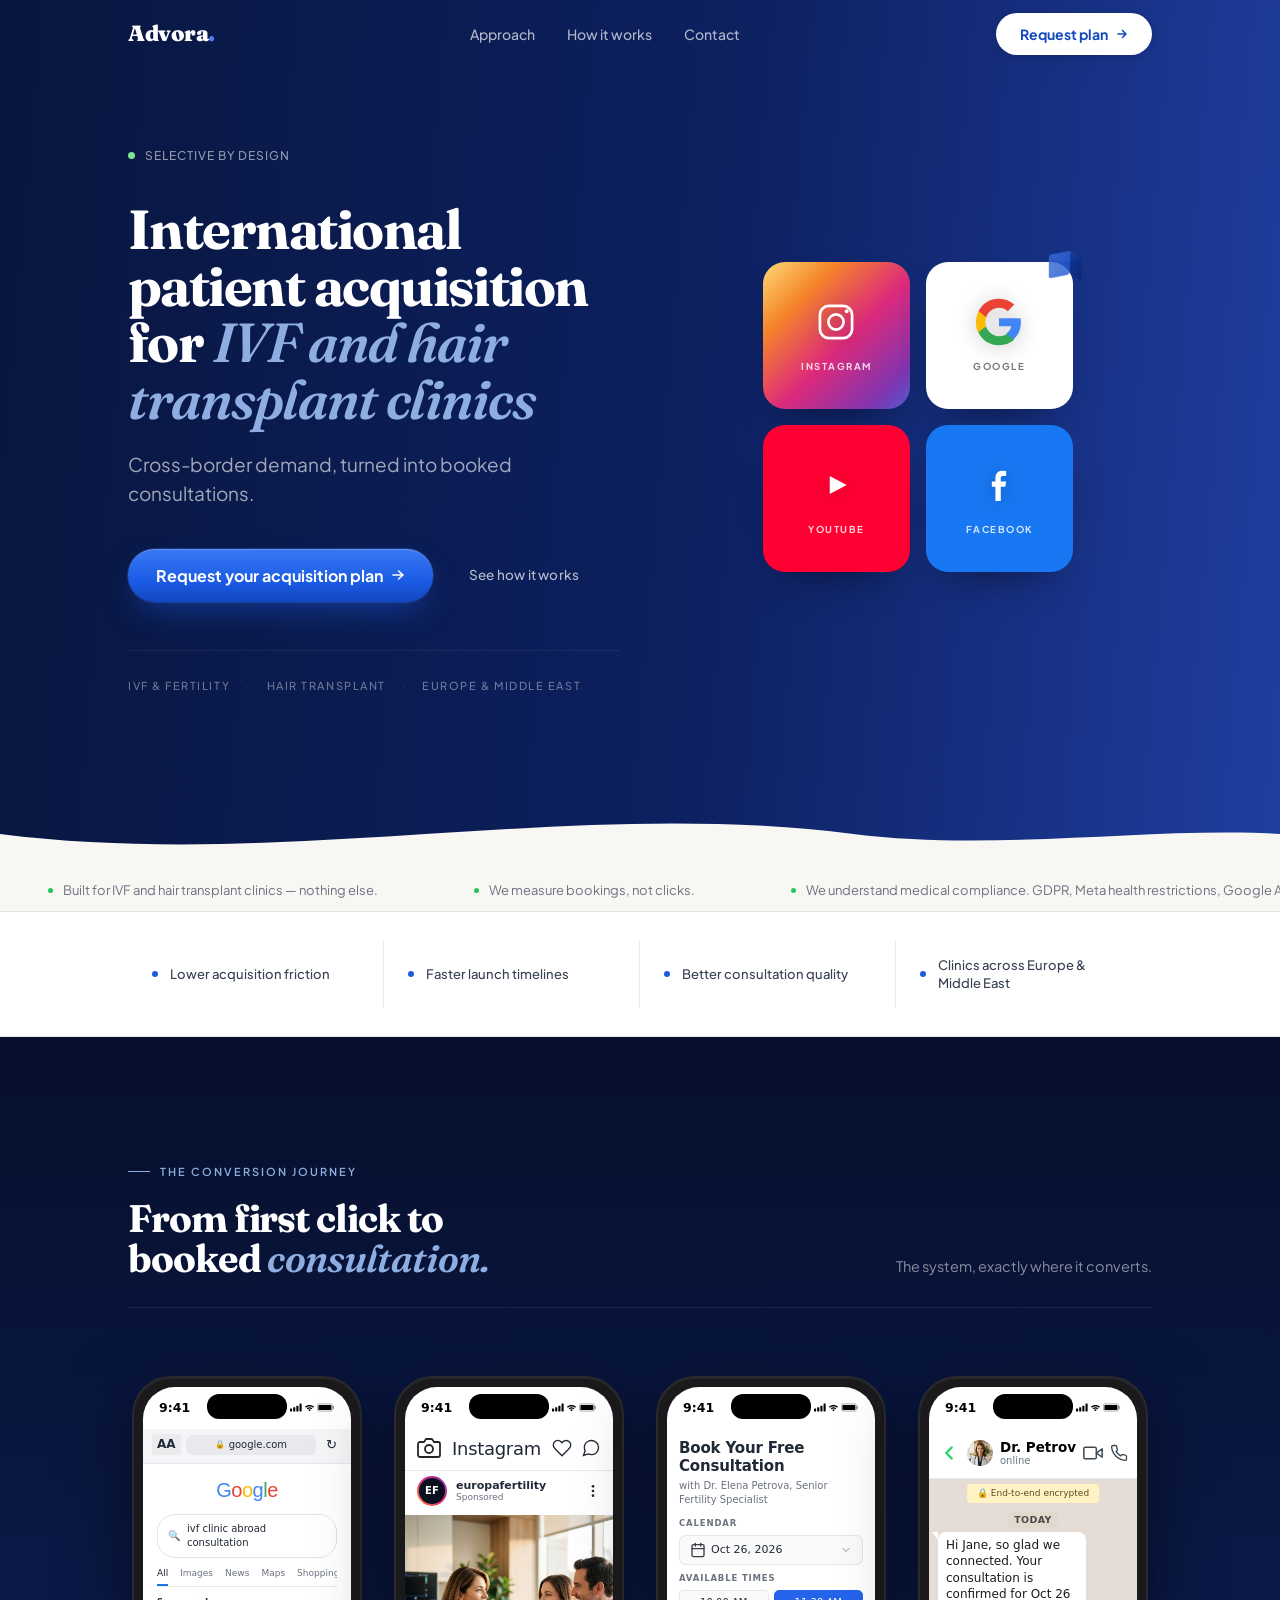
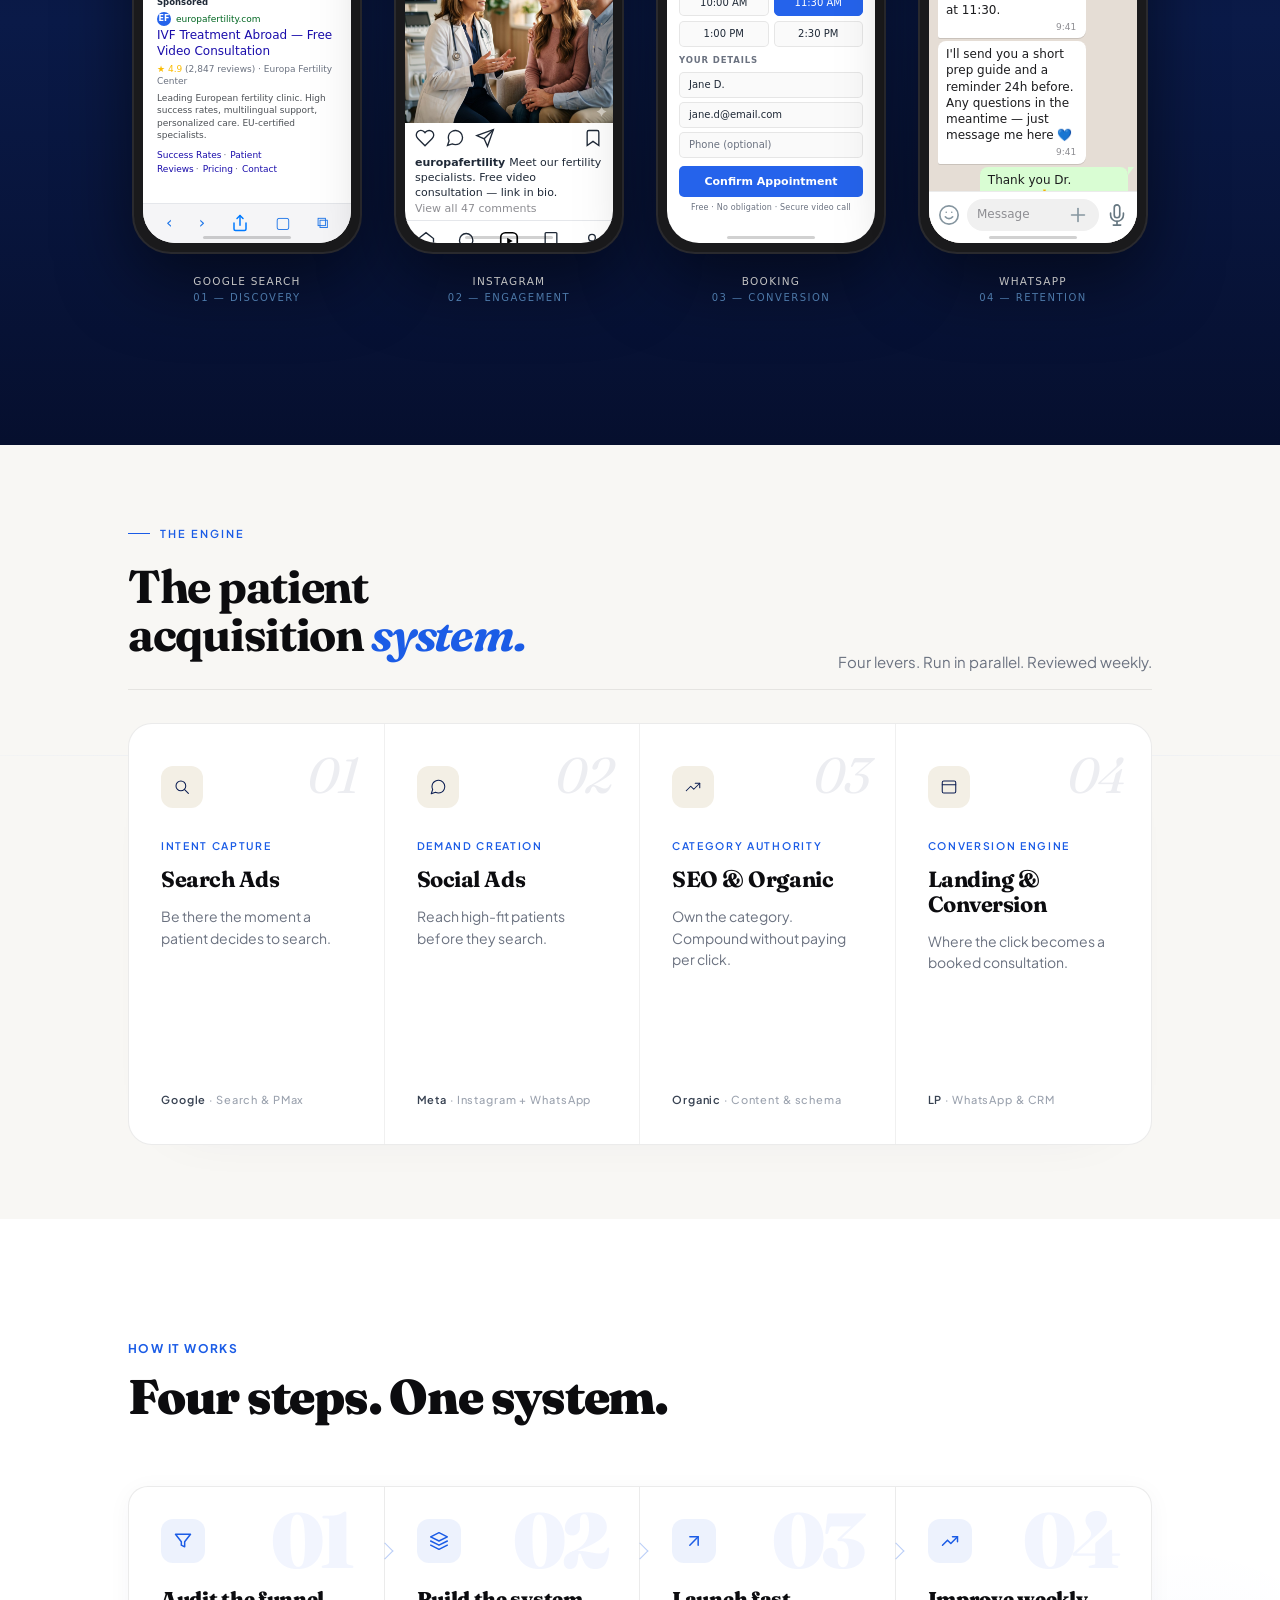
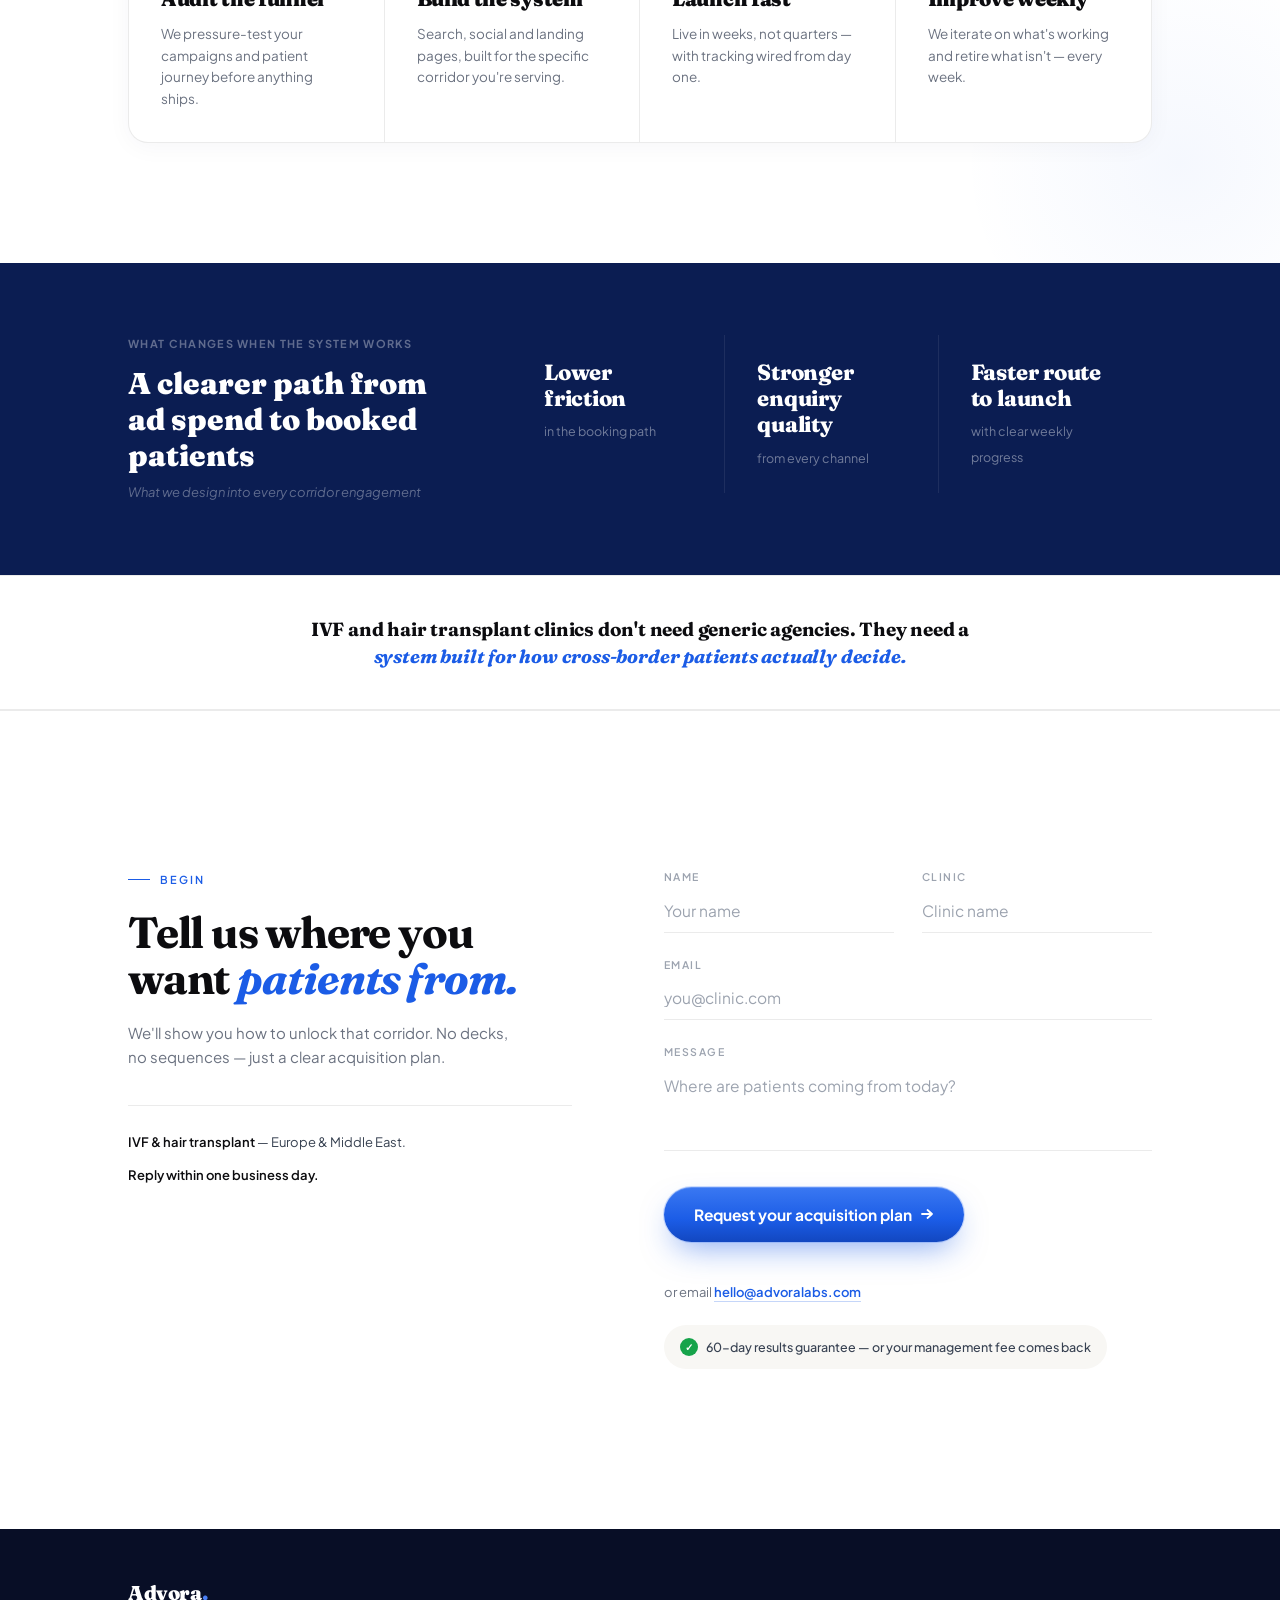
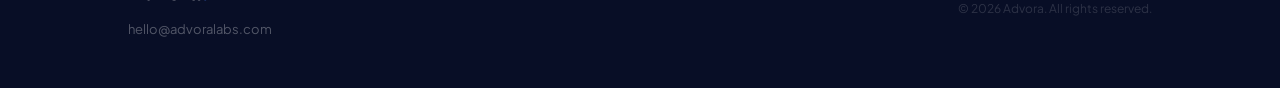
<file: index.html>
<!DOCTYPE html>
<html lang="en">
<head>
<meta charset="UTF-8">
<meta name="viewport" content="width=device-width, initial-scale=1.0">
<title>Advora — International Patient Acquisition for IVF & Hair Transplant Clinics</title>
<meta name="description" content="Advora is a boutique growth partner for IVF and hair transplant clinics, focused on increasing international patient bookings from cross-border markets.">
<link rel="preconnect" href="https://fonts.googleapis.com">
<link rel="preconnect" href="https://fonts.gstatic.com" crossorigin>
<link href="https://fonts.googleapis.com/css2?family=Plus+Jakarta+Sans:wght@400;500;600;700;800&family=Fraunces:ital,wght@0,400;0,500;0,600;0,700;0,900;1,400;1,500;1,600;1,700&display=swap" rel="stylesheet">
<style>

/* ═══════════════════════════════════════════════════
   TOKENS
═══════════════════════════════════════════════════ */
:root {
  --blue:     #1B5CE6;
  --blue-d:   #1247C0;
  --blue-lt:  #4A7FF5;
  --blue-bg:  #0F2563;
  --hero-1:   #0B1D52;
  --hero-2:   #132B7A;
  --hero-l:   #08163E;
  --hero-m:   #0D2060;
  --hero-r:   #1F3EA0;
  --highlight:#8EAEE1;
  --white:    #FFFFFF;
  --warm:     #F8F7F4;
  --cream:    #F2F0EB;
  --ink:      #0C0C0F;
  --ink-2:    #374151;
  --ink-3:    #6B7280;
  --ink-4:    #9CA3AF;
  --rule:     rgba(0,0,0,0.08);
  --rule-light:rgba(0,0,0,0.06);
  --wa:       #25D366;
  --f-h:      'Fraunces', Georgia, serif;
  --f-b:      'Plus Jakarta Sans', sans-serif;
  --ease:     cubic-bezier(0.22,1,0.36,1);
  --r:        16px;
}

/* ═══ RESET ═════════════════════════════════════════ */
*,*::before,*::after{box-sizing:border-box;margin:0;padding:0;}
html{scroll-behavior:smooth;}
body{font-family:var(--f-b);background:var(--white);color:var(--ink);-webkit-font-smoothing:antialiased;overflow-x:hidden;line-height:1.6;}
a{color:inherit;text-decoration:none;}
button{font-family:inherit;cursor:pointer;border:none;background:none;}
::selection{background:var(--blue);color:#fff;}

/* ═══ LAYOUT ═════════════════════════════════════════ */
.w{max-width:1120px;margin:0 auto;padding:0 48px;}
@media(max-width:640px){.w{padding:0 24px;}}

/* ═══════════════════════════════════════════════════
   HEADER
═══════════════════════════════════════════════════ */
.hdr{position:fixed;top:0;left:0;right:0;z-index:200;padding:0;transition:all 0.28s;}
.hdr.scrolled{background:rgba(11,29,82,0.96);backdrop-filter:blur(20px);border-bottom:1px solid rgba(255,255,255,0.07);}
.hdr-i{display:flex;align-items:center;justify-content:space-between;height:68px;}

.logo{font-family:var(--f-h);font-size:22px;font-weight:900;color:#fff;letter-spacing:-0.02em;}
.logo em{color:var(--blue-lt);font-style:normal;}

.hdr-nav{display:flex;align-items:center;gap:32px;}
.hdr-nav a{font-size:14px;font-weight:500;color:rgba(255,255,255,0.68);transition:color 0.15s;}
.hdr-nav a:hover{color:#fff;}
@media(max-width:720px){.hdr-nav{display:none;}}

.hdr-cta{display:inline-flex;align-items:center;gap:8px;background:#fff;color:var(--blue-d);font-size:14px;font-weight:700;padding:12px 24px;border-radius:100px;transition:all 0.18s;white-space:nowrap;box-shadow:0 2px 12px rgba(0,0,0,0.14);}
.hdr-cta:hover{background:var(--blue-lt);color:#fff;box-shadow:0 4px 20px rgba(27,92,230,0.38);}
.hdr-cta svg{flex-shrink:0;}

/* ═══════════════════════════════════════════════════
   HERO — DARK BLUE BACKGROUND
═══════════════════════════════════════════════════ */
.hero{background:linear-gradient(145deg, var(--hero-1) 0%, var(--hero-2) 55%, #0F2E8C 100%);position:relative;overflow:hidden;padding-top:68px;}

/* Mesh grain overlay */
.hero::before{content:'';position:absolute;inset:0;background-image:url("data:image/svg+xml,%3Csvg viewBox='0 0 256 256' xmlns='http://www.w3.org/2000/svg'%3E%3Cfilter id='n'%3E%3CfeTurbulence type='fractalNoise' baseFrequency='0.9' numOctaves='4' stitchTiles='stitch'/%3E%3C/filter%3E%3Crect width='100%25' height='100%25' filter='url(%23n)' opacity='0.04'/%3E%3C/svg%3E");opacity:0.4;pointer-events:none;}

/* Radial light blob */
.hero::after{content:'';position:absolute;top:-10%;right:-5%;width:600px;height:600px;background:radial-gradient(circle, rgba(74,127,245,0.18) 0%, transparent 70%);pointer-events:none;}

.hero-inner{position:relative;z-index:2;display:grid;grid-template-columns:1.05fr 1fr;gap:64px;align-items:center;padding:96px 0 48px;}
@media(max-width:880px){.hero-inner{grid-template-columns:1fr;gap:56px;padding:64px 0 0;}}

/* ─── LEFT COPY ─── */
.hero-label{display:inline-flex;align-items:center;gap:10px;background:transparent;border:none;border-radius:0;padding:0;margin-bottom:28px;}
.hero-label-dot{width:7px;height:7px;border-radius:50%;background:#22C55E;animation:pulse-dot 2s infinite;}
@keyframes pulse-dot{0%,100%{opacity:1;box-shadow:0 0 0 0 rgba(34,197,94,0.4);}50%{opacity:0.8;box-shadow:0 0 0 5px rgba(34,197,94,0);}}
.hero-label span{font-size:12px;font-weight:500;color:rgba(255,255,255,0.55);letter-spacing:0.08em;text-transform:uppercase;}

.hero-h{font-family:var(--f-h);font-size:clamp(44px,5.6vw,74px);font-weight:900;line-height:1.02;letter-spacing:-0.03em;color:#fff;margin-bottom:28px;max-width:580px;padding-right:clamp(0px,2vw,24px);}
.hero-h em,
.cta-h em {
  font-family: 'Fraunces', serif;
  font-style: italic;
  font-weight: 700 !important;
  font-synthesis: none;
  color: #93C5FD;
}
.hero-h,
.cta-h {
  font-weight: 900;
}

.hero-sub{font-size:clamp(17px,1.5vw,19px);color:rgba(255,255,255,0.55);line-height:1.55;max-width:400px;margin-bottom:36px;}

.hero-actions{display:flex;align-items:center;gap:16px;flex-wrap:wrap;margin-bottom:48px;}
.btn-primary{display:inline-flex;align-items:center;gap:8px;background:var(--blue-lt);color:#fff;font-size:16px;font-weight:700;padding:16px 32px;border-radius:100px;border:none;transition:all 0.2s;box-shadow:0 4px 24px rgba(74,127,245,0.4);}
.btn-primary:hover{background:#fff;color:var(--blue-d);transform:translateY(-1px);box-shadow:0 8px 32px rgba(74,127,245,0.3);}
.btn-primary svg{flex-shrink:0;}
.hero-note{display:none;}

/* Trust strip */
.hero-trust{display:none;}
.trust-item{display:flex;align-items:center;gap:7px;font-size:12.5px;color:rgba(255,255,255,0.44);}
.trust-check{width:18px;height:18px;border-radius:50%;background:rgba(34,197,94,0.15);border:1px solid rgba(34,197,94,0.3);display:flex;align-items:center;justify-content:center;flex-shrink:0;}
.trust-check svg{width:9px;height:9px;stroke:#22C55E;fill:none;stroke-width:2.5;}

/* ─── RIGHT: PLATFORM BOARD ─── */
.hero-board{display:flex;flex-direction:column;align-items:center;justify-content:center;position:relative;padding:0;min-height:380px;}

/* Cube accent — anchored to top-right corner of Google tile, slight overlap */
.plat-tile.tile-goog{overflow:visible;}
.plat-tile.tile-goog::before{border-radius:24px;}
.cube-wrap{position:absolute;top:-14px;right:-12px;z-index:4;animation:cube-float 7s ease-in-out infinite;}
@keyframes cube-float{0%,100%{transform:translateY(0);}50%{transform:translateY(-2px);}}
.cube{width:42px;height:42px;position:relative;transform-style:preserve-3d;transform:rotateX(20deg) rotateY(-30deg);}
.cube-face{position:absolute;width:42px;height:42px;border-radius:7px;opacity:0.92;}
.cube-front{background:linear-gradient(135deg,#4A7FF5,#1B5CE6);transform:translateZ(21px);}
.cube-right{background:linear-gradient(135deg,#1247C0,#0B2E8C);transform:rotateY(90deg) translateZ(21px);}
.cube-top{background:linear-gradient(135deg,#6B9DFF,#4A7FF5);transform:rotateX(90deg) translateZ(21px);}

/* 2×2 grid of platform tiles — equal horizontal & vertical gap */
.platform-grid{display:grid;grid-template-columns:1fr 1fr;gap:16px;width:100%;max-width:340px;position:relative;z-index:3;}

.plat-tile{border-radius:20px;display:flex;flex-direction:column;align-items:center;justify-content:center;gap:0;padding:32px 20px;aspect-ratio:1;position:relative;overflow:hidden;transition:transform 0.4s ease-out,border-color 0.4s ease-out;backdrop-filter:blur(6px);-webkit-backdrop-filter:blur(6px);}
.plat-tile:hover{transform:translateY(-4px);}

/* Individual tile backgrounds */
.tile-ig{background:rgba(220,39,67,0.14);border:1px solid rgba(220,39,67,0.28);animation:tileFloat1 10.4s ease-out infinite;}
.tile-fb{background:rgba(24,119,242,0.16);border:1px solid rgba(24,119,242,0.3);animation:tileFloat2 11.7s ease-out infinite 1s;}
.tile-yt{background:rgba(255,0,0,0.13);border:1px solid rgba(255,0,0,0.28);animation:tileFloat3 9.1s ease-out infinite 0.5s;}
.tile-goog{background:rgba(255,255,255,0.06);border:1px solid rgba(255,255,255,0.14);animation:tileFloat4 13s ease-out infinite 1.5s;}

@keyframes tileFloat1{0%,100%{transform:translateY(0);}50%{transform:translateY(-10px);}}
@keyframes tileFloat2{0%,100%{transform:translateY(0);}50%{transform:translateY(-13px);}}
@keyframes tileFloat3{0%,100%{transform:translateY(0);}50%{transform:translateY(-8px);}}
@keyframes tileFloat4{0%,100%{transform:translateY(0);}50%{transform:translateY(-11px);}}

/* Tile inner glow */
.plat-tile::before{content:none;}

.tile-logo{width:64px;height:64px;display:flex;align-items:center;justify-content:center;filter:drop-shadow(0 2px 10px rgba(0,0,0,0.22));}
.tile-logo svg{width:64px;height:64px;}
.tile-name{display:block;font-size:10px;font-weight:600;color:rgba(255,255,255,0.48);letter-spacing:0.12em;text-transform:uppercase;margin-top:10px;}
.tile-goog .tile-name{color:var(--ink-2);}

/* Shadow beneath tiles */
.plat-tile::after{content:none;}

/* Wave bottom */
.hero-wave{position:relative;z-index:2;margin-top:60px;line-height:0;}
.hero-wave svg{display:block;width:100%;}

/* ═══════════════════════════════════════════════════
   TICKER
═══════════════════════════════════════════════════ */
.ticker{background:var(--warm);border-bottom:1px solid var(--rule);padding:10px 0;overflow:hidden;}
.ticker-track{display:flex;white-space:nowrap;animation:tickroll 28s linear infinite;width:max-content;}
.ticker-item{display:inline-flex;align-items:center;gap:10px;padding:0 48px;font-size:13px;color:var(--ink-3);}
.ticker-item strong{color:var(--ink);font-weight:600;}
.t-dot{width:5px;height:5px;border-radius:50%;background:#22C55E;flex-shrink:0;}
@keyframes tickroll{0%{transform:translateX(0);}100%{transform:translateX(-50%);}}

/* ═══════════════════════════════════════════════════
   RESULTS STRIP
═══════════════════════════════════════════════════ */
.results{background:var(--white);padding:28px 0;border-bottom:1px solid var(--rule);}
.results-grid{display:grid;grid-template-columns:repeat(4,1fr);gap:0;}
@media(max-width:640px){.results-grid{grid-template-columns:1fr 1fr;}}
.res-item{padding:16px 24px;border-right:1px solid var(--rule);display:flex;align-items:center;gap:12px;}
.res-item:last-child{border-right:none;}
@media(max-width:640px){.res-item:nth-child(2){border-right:none;}.res-item:nth-child(3){border-right:none;border-top:1px solid var(--rule);}.res-item:nth-child(4){border-top:1px solid var(--rule);}}
.res-dot{width:6px;height:6px;border-radius:50%;background:var(--blue);flex-shrink:0;}
.res-lbl{font-size:13px;color:var(--ink-2);line-height:1.4;font-weight:500;}

/* ═══════════════════════════════════════════════════
   SERVICES
═══════════════════════════════════════════════════ */
.services{background:var(--warm);padding:60px 0;}
.section-eyebrow{font-size:12px;font-weight:700;letter-spacing:0.12em;text-transform:uppercase;color:var(--blue);display:block;margin-bottom:12px;}
.section-h{font-family:var(--f-h);font-size:clamp(32px,3.8vw,52px);font-weight:900;line-height:1.06;letter-spacing:-0.025em;color:var(--ink);margin-bottom:16px;}
.section-sub{font-size:16px;color:var(--ink-3);margin-bottom:48px;max-width:520px;line-height:1.6;}

.services{position:relative;overflow:hidden;}
.services::before{content:'';position:absolute;top:40%;left:-120px;right:-120px;height:1px;background:linear-gradient(to right,transparent 0%,rgba(27,92,230,0.12) 50%,transparent 100%);pointer-events:none;z-index:0;}
.services > .w{position:relative;z-index:1;}

.svc-grid{display:grid;grid-template-columns:repeat(4,1fr);gap:24px;}
@media(max-width:960px){.svc-grid{grid-template-columns:repeat(2,1fr);}}
@media(max-width:560px){.svc-grid{grid-template-columns:1fr;}}

.svc-card{background:#fff;border-radius:20px;overflow:hidden;border:1px solid var(--rule);transition:transform 0.4s var(--ease),box-shadow 0.4s var(--ease),border-color 0.4s var(--ease);cursor:default;display:flex;flex-direction:column;position:relative;}
.svc-card::before{content:'';position:absolute;top:0;left:0;right:0;height:2px;background:linear-gradient(to right,transparent 0%,var(--blue-lt) 50%,transparent 100%);opacity:0;transition:opacity 0.45s var(--ease);z-index:5;}
.svc-card:hover{transform:translateY(-6px);box-shadow:0 24px 60px rgba(11,29,82,0.12);border-color:rgba(27,92,230,0.22);}
.svc-card:hover::before{opacity:1;}
.svc-visual{height:260px;display:flex;align-items:center;justify-content:center;position:relative;overflow:hidden;}
.svc-body{padding:28px 28px 32px;}
.svc-role{display:block;font-size:11px;font-weight:700;letter-spacing:0.16em;text-transform:uppercase;color:var(--blue);margin-bottom:12px;opacity:1;}
.svc-name{font-family:var(--f-h);font-size:24px;font-weight:800;color:var(--ink);margin-bottom:8px;letter-spacing:-0.02em;line-height:1.15;}
.svc-desc{font-size:14px;color:var(--ink-3);line-height:1.55;opacity:1;}

/* Stage marker — 01 / 02 / 03 / 04 pill */
.svc-stage{position:absolute;top:16px;left:16px;z-index:6;font-family:var(--f-b);font-size:10px;font-weight:700;color:var(--blue);background:transparent;border:1px solid rgba(27,92,230,0.22);border-radius:100px;padding:3px 9px;letter-spacing:0.1em;}

/* SVC VISUALS */
/* 1. Search Ads */
.svc-v-search{background:var(--cream);}
.serp-mini{background:#fff;border-radius:10px;box-shadow:0 6px 20px rgba(0,0,0,0.08);padding:12px 13px;width:86%;max-width:240px;}
.serp-mini-chrome{background:#F1F3F4;border-radius:8px;padding:6px 10px;font-size:10px;color:#555;font-family:var(--f-b);display:flex;align-items:center;gap:6px;margin-bottom:10px;}
.serp-mini-lock{opacity:0.5;}
.serp-ad-row{padding:2px 0;}
.serp-ad-fav{display:flex;align-items:center;gap:5px;margin-bottom:2px;}
.serp-ad-circle{width:14px;height:14px;border-radius:50%;background:linear-gradient(135deg,#4285F4,#34A853);display:flex;align-items:center;justify-content:center;font-size:6px;color:#fff;font-weight:800;}
.serp-ad-domain{font-size:9.5px;color:#1F1F1F;font-family:var(--f-b);}
.serp-ad-spons{font-size:8px;color:#70757A;font-family:var(--f-b);margin-left:auto;}
.serp-ad-title{font-size:14px;color:#1A0DAB;font-weight:700;font-family:var(--f-b);line-height:1.3;margin:2px 0;}
.serp-ad-desc{font-size:9px;color:#4D5156;font-family:var(--f-b);line-height:1.4;margin-bottom:5px;}
.serp-ad-ext{display:flex;align-items:center;gap:4px;font-size:8.5px;color:#F4B400;font-family:var(--f-b);}
.serp-ad-rv{color:#333;font-weight:700;font-size:8.5px;}
.serp-ad-rc{color:#70757A;font-size:8.5px;}
.serp-pos-badge{position:absolute;top:14px;right:14px;background:var(--blue);color:#fff;font-size:9px;font-weight:800;border-radius:6px;padding:3px 9px;font-family:var(--f-b);letter-spacing:0.04em;box-shadow:0 4px 14px rgba(27,92,230,0.28);}
.serp-cursor{position:absolute;left:58%;top:62%;width:14px;height:14px;color:var(--ink);opacity:0.75;animation:cursor-tap 3.4s ease-in-out infinite;pointer-events:none;}
@keyframes cursor-tap{0%,100%{transform:translate(0,0) scale(1);opacity:0.7;}45%{transform:translate(-6px,-6px) scale(0.92);opacity:1;}55%{transform:translate(-6px,-6px) scale(0.92);opacity:1;}}

/* SEO top-row highlight */
.kw-row.kw-row-top{background:linear-gradient(90deg,rgba(27,92,230,0.08) 0%,rgba(27,92,230,0) 100%);border-radius:4px;margin:2px -4px;padding:6px 4px;}
.kw-row.kw-row-top .kw-pos{color:var(--blue);}

/* Landing page — booking confirmation pill */
.lp-booked{display:inline-flex;align-items:center;gap:5px;background:rgba(22,163,74,0.1);color:#16A34A;font-size:8px;font-weight:700;font-family:var(--f-b);padding:3px 7px;border-radius:100px;margin-bottom:6px;border:1px solid rgba(22,163,74,0.2);}
.lp-booked-dot{width:5px;height:5px;border-radius:50%;background:#22C55E;animation:pulse-dot 2s infinite;}

/* Social CTA subtle glow */
.pig-cta{box-shadow:0 4px 12px rgba(0,149,246,0.25);}

/* 2. Social Ads — iPhone mockup card */
.svc-v-social{background:var(--cream);padding:14px 0 0;}
.phone-ig{width:128px;margin:0 auto;filter:drop-shadow(0 18px 36px rgba(15,23,42,0.15)) drop-shadow(0 4px 12px rgba(15,23,42,0.08));}
.phone-frame{background:#1a1a1c;border-radius:24px;padding:4px;width:100%;aspect-ratio:9/19.5;}
.phone-screen{background:#fff;border-radius:21px;overflow:hidden;width:100%;height:100%;position:relative;display:flex;flex-direction:column;}
.phone-notch{position:absolute;top:4px;left:50%;transform:translateX(-50%);width:38px;height:10px;background:#0a0a0a;border-radius:100px;z-index:3;}
.pig-top{display:flex;align-items:center;gap:5px;padding:18px 8px 4px;}
.pig-av{width:18px;height:18px;border-radius:50%;background:linear-gradient(135deg,#E8D9C3 0%,#C9A87E 100%);flex-shrink:0;border:1.2px solid #fff;box-shadow:0 0 0 1px #E4B878;}
.pig-who{flex:1;min-width:0;line-height:1.15;}
.pig-name{display:block;font-size:6.8px;font-weight:700;color:#0a0a0a;font-family:var(--f-b);letter-spacing:0.01em;}
.pig-spon{display:block;font-size:5.6px;color:#737373;font-family:var(--f-b);}
.pig-dots{font-size:9px;color:#0a0a0a;line-height:1;}
.pig-img{height:94px;background:linear-gradient(145deg,#F8F7F5 0%,#EAE7E2 55%,#D9CFC0 100%);position:relative;overflow:hidden;}
.pig-img svg{position:absolute;inset:0;width:100%;height:100%;}
.pig-actions{display:flex;align-items:center;gap:6px;padding:5px 8px 2px;}
.pig-actions svg{width:10px;height:10px;stroke:#0a0a0a;fill:none;stroke-width:1.8;}
.pig-actions .pig-save{margin-left:auto;}
.pig-likes{padding:1px 8px;font-size:6.2px;font-weight:700;color:#0a0a0a;font-family:var(--f-b);}
.pig-copy{padding:1px 8px;font-size:6.4px;color:#0a0a0a;font-family:var(--f-b);line-height:1.3;}
.pig-copy strong{font-weight:700;}
.pig-sub{padding:0 8px;font-size:5.4px;color:#555;font-family:var(--f-b);line-height:1.38;}
.pig-cta{margin:4px 8px 3px;background:#0095F6;color:#fff;text-align:center;font-size:6.4px;font-weight:600;padding:4px 0;border-radius:4px;font-family:var(--f-b);}
.pig-foot{padding:2px 8px 6px;font-size:4.8px;color:#8e8e8e;font-family:var(--f-b);text-align:center;}
.social-mini{width:180px;background:#fff;border-radius:12px;box-shadow:0 4px 20px rgba(0,0,0,0.1);overflow:hidden;}
.soc-hdr{display:flex;align-items:center;gap:7px;padding:8px 10px 5px;}
.soc-av{width:26px;height:26px;border-radius:50%;background:linear-gradient(135deg,#C8B8F0,#8B72E0);display:flex;align-items:center;justify-content:center;font-size:9px;color:#fff;font-weight:700;flex-shrink:0;}
.soc-info{flex:1;}
.soc-name{font-size:10px;font-weight:700;color:#000;font-family:var(--f-b);display:block;line-height:1.2;}
.soc-spons{font-size:8.5px;color:#8A8D91;font-family:var(--f-b);}
.soc-img{height:100px;background:linear-gradient(145deg,#F7F2E8,#E8DFC8);position:relative;overflow:hidden;}
.soc-img-overlay{position:absolute;bottom:0;left:0;right:0;padding:7px 10px;background:linear-gradient(transparent,rgba(0,0,0,0.55));}
.soc-img-hl{font-size:10px;font-weight:700;color:#fff;font-family:var(--f-b);font-style:italic;}
.soc-cta-bar{background:#F0F2F5;padding:6px 10px;display:flex;align-items:center;justify-content:space-between;}
.soc-cta-d{font-size:8px;color:#8A8D91;font-family:var(--f-b);}
.soc-cta-btn{background:#1877F2;color:#fff;font-size:8.5px;font-weight:700;border-radius:5px;padding:4px 10px;font-family:var(--f-b);}

/* 3. SEO */
.svc-v-seo{background:var(--cream);}
.kw-tracker{background:#fff;border-radius:10px;box-shadow:0 6px 20px rgba(0,0,0,0.07);padding:12px 13px;width:86%;max-width:220px;}
.kw-hdr{display:flex;justify-content:space-between;align-items:center;margin-bottom:12px;}
.kw-hdr-t{font-size:10px;font-weight:700;color:var(--ink);font-family:var(--f-b);}
.kw-hdr-s{font-size:8.5px;color:var(--ink-4);font-family:var(--f-b);}
.kw-row{display:flex;align-items:center;gap:8px;padding:5px 0;border-bottom:1px solid #F3F4F6;}
.kw-row:last-child{border-bottom:none;}
.kw-word{font-size:9.5px;color:#374151;flex:1;font-family:var(--f-b);overflow:hidden;text-overflow:ellipsis;white-space:nowrap;}
.kw-pos{font-size:13px;font-weight:800;color:var(--blue);font-family:var(--f-b);min-width:22px;text-align:right;}
.kw-delta{font-size:9px;color:#16A34A;font-weight:700;font-family:var(--f-b);}
.kw-spark{width:28px;}

/* 4. Landing Pages */
.svc-v-lp{background:var(--cream);}
.lp-mini{width:86%;max-width:210px;background:#fff;border-radius:10px;box-shadow:0 6px 24px rgba(0,0,0,0.10);overflow:hidden;}
.lp-header-bar{background:linear-gradient(135deg,var(--blue),var(--blue-lt));padding:10px 12px;}
.lp-h-logo{font-size:11px;font-weight:800;color:#fff;font-family:var(--f-b);opacity:0.9;}
.lp-body{padding:10px 12px 12px;}
.lp-headline{font-size:11.5px;font-weight:800;color:var(--ink);line-height:1.28;margin-bottom:6px;font-family:var(--f-b);}
.lp-sub{font-size:8.5px;color:var(--ink-3);line-height:1.4;margin-bottom:8px;font-family:var(--f-b);}
.lp-trust{display:flex;align-items:center;gap:5px;margin-bottom:8px;}
.lp-stars{font-size:9px;color:#F4B400;}
.lp-tv{font-size:8.5px;color:var(--ink);font-weight:700;font-family:var(--f-b);}
.lp-tc{font-size:8.5px;color:var(--ink-4);font-family:var(--f-b);}
.lp-cta{background:var(--blue);color:#fff;text-align:center;border-radius:6px;padding:7px 0;font-size:10px;font-weight:700;font-family:var(--f-b);display:block;margin-bottom:5px;}
.lp-micro{font-size:7.5px;text-align:center;color:var(--ink-4);font-family:var(--f-b);}

/* 5. YouTube */
.svc-v-yt{background:#FFF5F5;}
.yt-mini{width:220px;background:#fff;border-radius:12px;box-shadow:0 4px 20px rgba(0,0,0,0.09);overflow:hidden;}
.yt-thumb{height:110px;background:linear-gradient(145deg,#1a1a2e,#16213e);position:relative;display:flex;align-items:center;justify-content:center;}
.yt-play{width:40px;height:40px;background:rgba(255,0,0,0.92);border-radius:50%;display:flex;align-items:center;justify-content:center;}
.yt-play svg{width:14px;height:14px;fill:#fff;margin-left:2px;}
.yt-duration{position:absolute;bottom:7px;right:9px;background:rgba(0,0,0,0.75);color:#fff;font-size:9px;font-weight:700;border-radius:3px;padding:1px 5px;font-family:var(--f-b);}
.yt-info{padding:10px 12px 12px;}
.yt-title{font-size:10.5px;font-weight:700;color:var(--ink);line-height:1.38;font-family:var(--f-b);margin-bottom:5px;}
.yt-meta{font-size:8.5px;color:var(--ink-3);font-family:var(--f-b);}

/* 6. Reporting */
.svc-v-rpt{background:linear-gradient(135deg,#F5F3FF,#EDE9FF);}
.rpt-mini{background:#fff;border-radius:12px;box-shadow:0 4px 20px rgba(0,0,0,0.08);padding:14px;width:230px;}
.rpt-mini-hdr{background:linear-gradient(120deg,var(--blue),var(--blue-lt));border-radius:7px;padding:9px 11px;margin-bottom:10px;}
.rpt-mini-tag{font-size:7.5px;font-weight:700;color:rgba(255,255,255,0.55);text-transform:uppercase;letter-spacing:0.1em;font-family:var(--f-b);}
.rpt-mini-name{font-size:12px;font-weight:700;color:#fff;font-family:var(--f-b);}
.rpt-row{display:flex;align-items:center;justify-content:space-between;padding:4px 0;border-bottom:1px solid #F0F0F0;}
.rpt-row:last-child{border-bottom:none;}
.rpt-lbl{font-size:9px;color:var(--ink-3);font-family:var(--f-b);}
.rpt-val{font-size:11px;font-weight:700;color:var(--ink);font-family:var(--f-b);}
.rpt-d{font-size:8px;font-weight:700;border-radius:3px;padding:1px 5px;font-family:var(--f-b);}
.d-up{background:#DCFCE7;color:#166534;}
.d-dn{background:#FEE2E2;color:#991B1B;}

/* ═══════════════════════════════════════════════════
   PROCESS (HOW IT WORKS)
═══════════════════════════════════════════════════ */
.process{background:#fff;padding:120px 0;position:relative;overflow:hidden;}
.process::after{content:'';position:absolute;bottom:-120px;right:-120px;width:440px;height:440px;background:radial-gradient(circle,rgba(27,92,230,0.045) 0%,transparent 70%);pointer-events:none;z-index:0;}
.process > .w{position:relative;z-index:1;}

.process-grid{display:grid;grid-template-columns:repeat(4,1fr);gap:0;margin-top:64px;position:relative;border:1px solid var(--rule);border-radius:20px;overflow:hidden;background:#fff;box-shadow:0 4px 24px rgba(11,29,82,0.04);}
@media(max-width:720px){.process-grid{grid-template-columns:1fr 1fr;}}
@media(max-width:480px){.process-grid{grid-template-columns:1fr;}}

.proc-item{padding:32px 32px 32px;position:relative;text-align:left;border-right:1px solid var(--rule);transition:background 0.4s var(--ease);}
.proc-item:last-child{border-right:none;}
.proc-item:hover{background:rgba(27,92,230,0.025);}
@media(max-width:720px){
  .proc-item:nth-child(2){border-right:none;}
  .proc-item:nth-child(3){border-top:1px solid var(--rule);}
  .proc-item:nth-child(4){border-top:1px solid var(--rule);border-right:none;}
}

/* Giant editorial numeral */
.proc-numeral{font-family:var(--f-h);font-size:78px;font-weight:900;line-height:0.85;color:rgba(27,92,230,0.06);position:absolute;top:20px;right:32px;letter-spacing:-0.05em;pointer-events:none;transition:color 0.4s var(--ease),transform 0.4s var(--ease);z-index:0;}
.proc-item:hover .proc-numeral{color:rgba(27,92,230,0.16);transform:translateY(-3px);}

/* Icon tile */
.proc-icon{width:44px;height:44px;border-radius:12px;background:rgba(27,92,230,0.08);display:flex;align-items:center;justify-content:center;margin-bottom:24px;position:relative;z-index:2;transition:background 0.4s var(--ease),transform 0.4s var(--ease),box-shadow 0.4s var(--ease);}
.proc-icon svg{width:20px;height:20px;stroke:var(--blue);fill:none;stroke-width:1.8;stroke-linecap:round;stroke-linejoin:round;}
.proc-item:hover .proc-icon{background:rgba(27,92,230,0.16);transform:scale(1.06);box-shadow:0 6px 18px rgba(27,92,230,0.14);}

.proc-title{font-family:var(--f-h);font-size:20px;font-weight:900;color:var(--ink);line-height:1.2;letter-spacing:-0.015em;margin-bottom:12px;position:relative;z-index:2;}
.proc-body{font-size:13.5px;color:var(--ink-3);line-height:1.6;position:relative;z-index:2;}

/* Chevron flow between steps — sequential pulse for momentum */
.proc-item::after{content:'';position:absolute;top:58px;right:-7px;width:12px;height:12px;border-right:1.5px solid var(--blue);border-top:1.5px solid var(--blue);transform:rotate(45deg);opacity:0.3;z-index:3;animation:chevron-pulse 3.6s ease-in-out infinite;}
.proc-item:nth-child(1)::after{animation-delay:0s;}
.proc-item:nth-child(2)::after{animation-delay:0.35s;}
.proc-item:nth-child(3)::after{animation-delay:0.7s;}
.proc-item:last-child::after{display:none;}
@media(max-width:720px){.proc-item::after{display:none;}}
@keyframes chevron-pulse{0%,100%{opacity:0.22;}50%{opacity:0.72;}}

/* ═══════════════════════════════════════════════════
   PROOF BAND
═══════════════════════════════════════════════════ */
.proof-band{background:var(--hero-1);padding:72px 0;}
.proof-band-inner{display:flex;gap:64px;flex-wrap:wrap;align-items:flex-start;}
.proof-left{flex:1;min-width:240px;}
.proof-eyebrow{font-size:11px;font-weight:700;letter-spacing:0.12em;text-transform:uppercase;color:rgba(255,255,255,0.35);margin-bottom:14px;display:block;}
.proof-hl{font-family:var(--f-h);font-size:clamp(22px,2.4vw,30px);color:#fff;font-weight:900;line-height:1.2;margin-bottom:8px;}
.proof-clinic{font-size:13px;color:rgba(255,255,255,0.35);font-style:italic;}
.proof-right{flex:2;min-width:280px;}
.proof-metrics{display:grid;grid-template-columns:repeat(3,1fr);gap:0;}
.proof-m{padding:24px 32px;border-right:1px solid rgba(255,255,255,0.08);}
.proof-m:last-child{border-right:none;}
@media(max-width:760px){.proof-metrics{grid-template-columns:1fr;}.proof-m{border-right:none;border-bottom:1px solid rgba(255,255,255,0.08);padding:16px 0;}.proof-m:last-child{border-bottom:none;}}
.proof-before{font-size:12px;color:rgba(255,255,255,0.22);text-decoration:line-through;display:block;margin-bottom:4px;}
.proof-after{font-family:var(--f-h);font-size:clamp(28px,3vw,38px);color:#fff;font-weight:900;display:block;line-height:1.1;margin-bottom:4px;}
.proof-after-soft{font-family:var(--f-h);font-size:clamp(18px,1.8vw,22px);color:#fff;font-weight:800;display:block;line-height:1.2;margin-bottom:6px;letter-spacing:-0.01em;}
.proof-metric-lbl{font-size:12.5px;color:rgba(255,255,255,0.42);}

/* ═══════════════════════════════════════════════════
   POSITIONING DIVIDER
═══════════════════════════════════════════════════ */
.positioning-divider{background:#fff;padding:40px 0;text-align:center;border-top:1px solid var(--rule);border-bottom:1px solid var(--rule);}
.positioning-divider p{max-width:720px;margin:0 auto;padding:0 24px;font-family:var(--f-h);font-size:19px;font-weight:700;line-height:1.4;color:var(--ink);letter-spacing:-0.01em;}
.positioning-divider em{color:var(--blue);font-style:italic;}

/* ═══════════════════════════════════════════════════
   CTA SECTION
═══════════════════════════════════════════════════ */
.cta-section{background:linear-gradient(145deg,var(--hero-1),var(--hero-2));padding:120px 0;text-align:center;}
.cta-inner{max-width:600px;margin:0 auto;}
.cta-h{font-family:var(--f-h);font-size:clamp(32px,4vw,52px);font-weight:900;color:#fff;line-height:1.06;margin-bottom:18px;letter-spacing:-0.02em;}
.cta-sub{font-size:17px;color:rgba(255,255,255,0.52);line-height:1.6;margin-bottom:36px;}
.cta-actions{display:flex;align-items:center;justify-content:center;gap:24px;flex-wrap:wrap;}
.cta-secondary{font-size:14px;color:rgba(255,255,255,0.62);text-decoration:none;border:none;background:none;border-bottom:1px solid rgba(255,255,255,0.25);padding:0 0 2px;font-family:inherit;cursor:pointer;transition:color 0.18s,border-color 0.18s;}
.cta-secondary:hover{color:#fff;border-color:rgba(255,255,255,0.6);}
.cta-btn{display:inline-flex;align-items:center;gap:8px;background:#fff;color:var(--blue-d);font-size:16px;font-weight:700;padding:16px 32px;border-radius:100px;transition:all 0.2s;box-shadow:0 4px 24px rgba(0,0,0,0.18);}
.cta-btn:hover{background:var(--blue-lt);color:#fff;transform:translateY(-2px);}
.cta-note{font-size:13px;color:rgba(255,255,255,0.32);margin-top:16px;}
.cta-guar{display:inline-flex;align-items:center;gap:8px;margin-top:32px;background:rgba(255,255,255,0.06);border:1px solid rgba(255,255,255,0.1);border-radius:100px;padding:8px 20px;font-size:13px;color:rgba(255,255,255,0.5);}
.guar-ic{color:#22C55E;font-size:14px;}

/* ═══════════════════════════════════════════════════
   FOOTER
═══════════════════════════════════════════════════ */
.ftr{background:#080E26;padding:48px 0;}
.ftr-i{display:flex;align-items:center;justify-content:space-between;gap:32px;flex-wrap:wrap;}
.ftr-logo{font-family:var(--f-h);font-size:20px;font-weight:900;color:#fff;letter-spacing:-0.02em;display:block;margin-bottom:6px;}
.ftr-logo em{color:var(--blue-lt);font-style:normal;}
.ftr-email{font-size:13px;color:rgba(255,255,255,0.3);transition:color 0.15s;}
.ftr-email:hover{color:rgba(255,255,255,0.7);}
.ftr-r{font-size:12px;color:rgba(255,255,255,0.15);}

/* ═══════════════════════════════════════════════════
   MODAL
═══════════════════════════════════════════════════ */
.modal-overlay{position:fixed;inset:0;background:rgba(8,14,38,0.72);z-index:1000;display:flex;align-items:center;justify-content:center;padding:20px;opacity:0;pointer-events:none;transition:opacity 0.26s;}
.modal-overlay.open{opacity:1;pointer-events:all;}
.modal{background:#fff;border-radius:24px;max-width:520px;width:100%;padding:40px 48px;position:relative;transform:translateY(24px) scale(0.97);transition:all 0.28s var(--ease);max-height:90vh;overflow-y:auto;}
.modal-overlay.open .modal{transform:none;}
.modal-close{position:absolute;top:18px;right:18px;width:32px;height:32px;border-radius:50%;background:var(--warm);display:flex;align-items:center;justify-content:center;cursor:pointer;transition:background 0.15s;border:none;}
.modal-close:hover{background:var(--cream);}
.modal-close svg{width:14px;height:14px;stroke:var(--ink-3);fill:none;stroke-width:2;}
.modal-tag{font-size:11px;font-weight:700;letter-spacing:0.1em;text-transform:uppercase;color:var(--blue);display:block;margin-bottom:10px;}
.modal-h{font-family:var(--f-h);font-size:clamp(22px,3vw,30px);font-weight:900;color:var(--ink);line-height:1.12;margin-bottom:8px;letter-spacing:-0.018em;}
.modal-sub{font-size:14px;color:var(--ink-3);margin-bottom:28px;line-height:1.6;}
.form-group{display:flex;flex-direction:column;gap:12px;}
.form-row{display:grid;grid-template-columns:1fr 1fr;gap:12px;}
@media(max-width:480px){.form-row{grid-template-columns:1fr;}}
.f-inp{width:100%;background:var(--warm);border:1.5px solid transparent;border-radius:12px;padding:14px 16px;font-family:var(--f-b);font-size:14px;color:var(--ink);outline:none;transition:border-color 0.16s;}
.f-inp:focus{border-color:rgba(27,92,230,0.4);background:#fff;}
.f-inp::placeholder{color:var(--ink-4);}
.f-sel{-webkit-appearance:none;appearance:none;background-image:url("data:image/svg+xml,%3Csvg xmlns='http://www.w3.org/2000/svg' width='12' height='12' viewBox='0 0 12 12'%3E%3Cpath d='M2 4l4 4 4-4' stroke='%239CA3AF' stroke-width='1.5' fill='none' stroke-linecap='round'/%3E%3C/svg%3E");background-repeat:no-repeat;background-position:right 14px center;cursor:pointer;}
.f-sel option{background:#fff;color:var(--ink);}
textarea.f-inp{resize:vertical;min-height:80px;}
.modal-submit{display:flex;align-items:center;justify-content:center;gap:8px;width:100%;background:var(--blue);color:#fff;font-family:var(--f-b);font-size:16px;font-weight:700;padding:16px 0;border-radius:100px;border:none;cursor:pointer;transition:all 0.18s;margin-top:4px;box-shadow:0 4px 20px rgba(27,92,230,0.28);}
.modal-submit:hover{background:var(--blue-d);transform:translateY(-1px);}
.modal-privacy{font-size:11.5px;color:var(--ink-4);text-align:center;margin-top:10px;}
.modal-error{font-size:12.5px;color:#B91C1C;background:rgba(220,38,38,0.08);border:1px solid rgba(220,38,38,0.18);border-radius:8px;padding:9px 12px;text-align:center;margin-top:4px;}

/* ═══════════════════════════════════════════════════
   ANIMATIONS
═══════════════════════════════════════════════════ */
@keyframes riseIn{from{opacity:0;transform:translateY(18px);}to{opacity:1;transform:none;}}
.hero-label{opacity:0;animation:riseIn 0.6s var(--ease) 0.08s forwards;}
.hero-h{opacity:0;animation:riseIn 0.7s var(--ease) 0.16s forwards;}
.hero-sub{opacity:0;animation:riseIn 0.7s var(--ease) 0.24s forwards;}
.hero-actions{opacity:0;animation:riseIn 0.7s var(--ease) 0.32s forwards;}
.hero-trust{opacity:0;animation:riseIn 0.7s var(--ease) 0.4s forwards;}
.hero-board{opacity:0;animation:riseIn 0.9s var(--ease) 0.22s forwards;}

/* Reveal animation */
.reveal{opacity:0;transform:translateY(10px);transition:opacity 0.4s ease-out,transform 0.4s ease-out;}
.reveal.in{opacity:1;transform:none;}

/* ═══════════════════════════════════════════════════
   RESPONSIVE
═══════════════════════════════════════════════════ */
@media(max-width:880px){
  .hero-board{min-height:300px;}
  .platform-grid{max-width:300px;gap:14px;}
}
@media(max-width:640px){
  .results-grid{grid-template-columns:1fr 1fr;}
}


/* ═══════════════════════════════════════════════════
   APPROVED DESIGN — v7 production promotion
   Override + new rules appended after original styles.
   All rules scoped; does not break existing responsive / modal CSS.
═══════════════════════════════════════════════════ */

/* Hero gradient refresh */
.hero{
  background:linear-gradient(95deg, var(--hero-l) 0%, var(--hero-m) 55%, var(--hero-r) 100%) !important;
}
.hero::before, .hero::after{content:none !important;}

/* Hero typography — refined scale for composition balance */
.hero-h{
  font-weight:700 !important;
  font-size:clamp(38px,4.3vw,58px) !important;
  letter-spacing:-0.028em !important;
  line-height:1.03 !important;
  max-width:560px !important;
  margin-bottom:22px !important;
}
/* Tighter hero vertical */
.hero-inner{
  padding:72px 0 44px !important;
  align-items:center;
}
/* Larger tile group — balanced against text block */
.platform-grid{max-width:340px !important;gap:18px !important;}
.plat-tile{padding:30px 20px !important;}
.hero-h em, .cta-h em{
  font-family:'Fraunces', serif !important;
  font-style:italic !important;
  font-weight:600 !important;
  color:var(--highlight) !important;
  letter-spacing:-0.018em !important;
}
.hero-label{margin-bottom:36px;}
.hero-label-dot{background:#7BE495;}
.hero-label span{color:rgba(255,255,255,.55);}

.hero-sub{max-width:440px;margin-bottom:40px;color:rgba(255,255,255,.62);}

/* Primary CTA — premium blue pill */
.btn-primary{
  background:linear-gradient(180deg, #3A78F2 0%, #1B5CE6 60%, #1247C0 100%) !important;
  box-shadow:
    inset 0 1px 0 rgba(255,255,255,.2),
    0 0 0 1px rgba(74,127,245,.26),
    0 14px 32px -10px rgba(27,92,230,.55) !important;
  padding:16px 28px !important;
}

/* Secondary ghost link in hero */
.btn-ghost{
  display:inline-flex;align-items:center;
  font-size:13.5px;font-weight:500;color:rgba(255,255,255,.7);
  margin-left:20px;letter-spacing:.015em;
  text-decoration:none;
}
.btn-ghost:hover{color:#fff;}

/* Hero bottom trust line */
.hero-trust-line{
  display:flex;gap:16px;flex-wrap:wrap;margin-top:36px;
  padding-top:26px;border-top:1px solid rgba(255,255,255,.06);
  font-size:11px;color:rgba(255,255,255,.4);
  letter-spacing:.14em;text-transform:uppercase;font-weight:500;
}
.hero-trust-line .trust-dot{opacity:.3;}

/* Platform tiles — true brand surfaces, 310 grid */
.platform-grid{max-width:310px !important;gap:16px !important;}
.plat-tile{
  padding:28px 18px !important;
  border-radius:22px !important;
  border:none !important;
  box-shadow:0 20px 42px -22px rgba(0,0,0,.55) !important;
}
.plat-tile.tile-ig{
  background:linear-gradient(135deg,#FEDA77 0%,#F58529 25%,#DD2A7B 55%,#8134AF 85%,#515BD4 100%) !important;
}
.plat-tile.tile-goog{background:#fff !important;overflow:visible !important;}
.plat-tile.tile-yt{background:#FF0033 !important;}
.plat-tile.tile-fb{background:#1877F2 !important;}
.tile-logo{width:50px !important;height:50px !important;}
.tile-logo svg{width:50px !important;height:50px !important;}
.tile-name{
  font-size:9.5px !important;font-weight:700 !important;
  color:rgba(255,255,255,.82) !important;letter-spacing:.16em !important;
  text-transform:uppercase !important;margin-top:12px !important;
}
.tile-goog .tile-name{color:rgba(10,10,15,.55) !important;}

/* Cube — subtler */
.cube-wrap{top:-6px !important;right:-5px !important;transform:scale(.7) !important;transform-origin:top right;opacity:.88;}
.cube, .cube-face{width:36px !important;height:36px !important;}
.cube-face{border-radius:6px !important;}
.cube-front{background:linear-gradient(135deg,#3A6BD6,#1A55CC) !important;transform:translateZ(18px) !important;}
.cube-right{background:linear-gradient(135deg,#0F3A9E,#082670) !important;transform:rotateY(90deg) translateZ(18px) !important;}
.cube-top  {background:linear-gradient(135deg,#5282DC,#3A6BD6) !important;transform:rotateX(90deg) translateZ(18px) !important;}

/* ═════════ JOURNEY (iPhone section) ═════════ */
.journey{
  position:relative;overflow:hidden;
  background:linear-gradient(180deg, #060F2C 0%, #0A1A48 58%, #060F2E 100%);
  padding:116px 0 140px;
}
.journey-head{
  position:relative;z-index:2;
  display:grid;grid-template-columns:1.2fr 1fr;gap:48px;align-items:end;
  margin-bottom:68px;padding-bottom:28px;
  border-bottom:1px solid rgba(255,255,255,.07);
}
.j-eyebrow{
  display:inline-flex;align-items:center;gap:10px;
  font-size:11px;font-weight:600;letter-spacing:.18em;text-transform:uppercase;
  color:var(--highlight);margin-bottom:18px;
}
.j-eyebrow::before{content:"";width:22px;height:1px;background:var(--highlight);}
.j-h{font-family:var(--f-h);font-weight:700;font-size:clamp(28px,3vw,44px);line-height:1.04;letter-spacing:-0.028em;color:#fff;}
.j-h em{font-style:italic;font-weight:600;color:var(--highlight);letter-spacing:-0.018em;}
.j-sub{
  font-size:14.5px;color:rgba(255,255,255,.52);line-height:1.6;
  max-width:280px;justify-self:end;text-align:right;
  white-space:nowrap;
}
/* === Removed orphaned pre-integration funnel CSS — 2026-04-23 === */
/* 139 lines of unused .phone-row / .phone / .p-google / .p-meta / .p-lp / .p-lead rules removed after the .adv-* funnel replaced the old markup. */

/* ═════════ SERVICES — clean plinth cards ═════════ */
.services .svc-grid, .services .svc-card{display:none !important;} /* hide legacy grid if any survives */
.services{padding:70px 0 74px !important;}
.services .system-head{display:grid;grid-template-columns:1.25fr 1fr;gap:56px;align-items:end;margin-bottom:33px;padding-bottom:15px;border-bottom:1px solid var(--rule);}
.services .system-head > div{display:block;}
.services .section-eyebrow{display:inline-flex;align-items:center;gap:10px;font-size:11px;font-weight:600;letter-spacing:.18em;text-transform:uppercase;color:var(--blue);margin-bottom:20px;}
.services .section-eyebrow::before{content:"";width:22px;height:1px;background:var(--blue);}
.services .section-h{font-family:var(--f-h);font-weight:700;font-size:clamp(36px,3.6vw,52px);line-height:1.04;letter-spacing:-0.028em;color:var(--ink);}
.services .section-h em{font-style:italic;color:var(--blue);font-weight:700;letter-spacing:-0.022em;}
.services .system-sub{font-size:15px;color:var(--ink-3);line-height:1.6;max-width:340px;justify-self:end;text-align:right;margin:0;}

.system-plinth{display:grid;grid-template-columns:repeat(4,1fr);background:#fff;border:1px solid var(--rule);border-radius:24px;overflow:hidden;box-shadow:0 22px 60px -52px rgba(11,29,82,.12);}
.panel{position:relative;padding:42px 32px 36px;display:flex;flex-direction:column;min-height:420px;border-right:1px solid var(--rule-light);}
.panel:last-child{border-right:none;}
.panel-num{position:absolute;top:26px;right:26px;font-family:var(--f-h);font-style:italic;font-weight:400;font-size:50px;line-height:1;color:rgba(11,29,82,.08);letter-spacing:-0.02em;pointer-events:none;}
.panel-icon{width:42px;height:42px;border-radius:12px;background:#F3EFE5;display:flex;align-items:center;justify-content:center;margin-bottom:30px;}
.panel-icon svg{width:18px;height:18px;stroke:var(--hero-1);stroke-width:1.4;fill:none;stroke-linecap:round;stroke-linejoin:round;}
.panel-role{font-size:10.5px;font-weight:600;color:var(--blue);letter-spacing:.16em;text-transform:uppercase;margin-bottom:12px;}
.panel-name{font-family:var(--f-h);font-weight:700;font-size:22px;line-height:1.12;letter-spacing:-0.02em;color:var(--ink);margin-bottom:14px;}
.panel-desc{font-size:14px;color:var(--ink-3);line-height:1.55;max-width:95%;}
.panel-foot{margin-top:auto;padding-top:26px;font-size:11px;color:var(--ink-4);letter-spacing:.08em;font-weight:500;}
.panel-foot b{color:var(--ink-2);font-weight:600;}

/* ═════════ CAPTURE (end-of-page form-style section) ═════════ */
.cta-section{display:none !important;} /* hide legacy CTA if any survives */
.capture{padding:150px 0 160px;background:#fff;border-top:1px solid var(--rule);}
.capture .capture-grid{display:grid;grid-template-columns:1fr 1.1fr;gap:92px;align-items:start;}
.capture-eyebrow{display:inline-flex;align-items:center;gap:10px;font-size:11px;font-weight:600;letter-spacing:.18em;text-transform:uppercase;color:var(--blue);margin-bottom:22px;}
.capture-eyebrow::before{content:"";width:22px;height:1px;background:var(--blue);}
.capture-h{font-family:var(--f-h);font-weight:700;font-size:clamp(36px,3.4vw,48px);line-height:1.04;letter-spacing:-0.028em;color:var(--ink);margin-bottom:20px;max-width:430px;}
.capture-h em{font-style:italic;color:var(--blue);font-weight:700;letter-spacing:-0.022em;}
.capture-sub{font-size:15px;color:var(--ink-3);line-height:1.6;max-width:380px;margin-bottom:36px;}
.capture-meta{display:flex;flex-direction:column;gap:12px;padding-top:26px;border-top:1px solid var(--rule);}
.capture-meta div{font-size:13px;color:var(--ink-2);}
.capture-meta b{color:var(--ink);font-weight:600;}
.capture-action{padding-top:8px;}
.btn-primary-xl{font-size:15.5px !important;padding:18px 30px !important;}
.capture-secondary{font-size:13px;color:var(--ink-3);margin-top:16px;margin-bottom:0;}
.capture-secondary a{color:var(--blue);font-weight:600;text-decoration:none;border-bottom:1px solid rgba(27,92,230,.25);padding-bottom:1px;}
.capture-guar{display:inline-flex;align-items:center;gap:8px;margin-top:22px;padding:12px 16px;background:var(--warm);border-radius:100px;font-size:12.5px;color:var(--ink-2);font-weight:500;}
.capture-guar .guar-ic{width:18px;height:18px;border-radius:50%;background:#16A34A;color:#fff;display:inline-flex;align-items:center;justify-content:center;font-size:10px;font-weight:900;flex-shrink:0;}

/* Inline contact form — underline-style premium fields */
.inline-form{display:flex;flex-direction:column;gap:24px;}
.inline-form .honeypot{position:absolute;left:-9999px;width:1px;height:1px;opacity:0;}
.inline-row{display:grid;grid-template-columns:1fr 1fr;gap:28px;}
.inline-field{display:flex;flex-direction:column;gap:10px;}
.inline-field > span{font-size:10.5px;font-weight:600;color:var(--ink-4);letter-spacing:.14em;text-transform:uppercase;}
.inline-field input,
.inline-field textarea{
  width:100%;background:transparent;border:none;border-bottom:1px solid var(--rule);
  padding:4px 0 10px;font-size:15.5px;color:var(--ink);font-family:var(--f-b);
  outline:none;line-height:1.4;transition:border-bottom-color .25s ease;
}
.inline-field input::placeholder,
.inline-field textarea::placeholder{color:var(--ink-4);}
.inline-field input:focus,
.inline-field textarea:focus{border-bottom-color:var(--blue);}
.inline-field textarea{resize:none;min-height:62px;}
.inline-form .btn-primary{margin-top:12px;align-self:flex-start;}
.inline-error{font-size:13px;color:#B91C1C;margin-top:4px;}
@media(max-width:560px){
  .inline-row{grid-template-columns:1fr;gap:22px;}
}

/* Responsive — collapse new sections on mobile */
@media(max-width:960px){
  .phone-row{grid-template-columns:repeat(2,1fr);gap:44px 16px;}
  .system-plinth{grid-template-columns:repeat(2,1fr);}
  .panel{border-right:none;border-bottom:1px solid var(--rule-light);}
  .panel:nth-child(2n){border-right:none;}
  .journey-head, .services .system-head, .capture .capture-grid{grid-template-columns:1fr;gap:24px;}
  .j-sub, .services .system-sub{text-align:left;justify-self:start;white-space:normal;}
  .hero-inner{grid-template-columns:1fr !important;}
  .platform-grid{max-width:320px !important;margin:0 auto;}
}
@media(max-width:560px){
  .phone-row{grid-template-columns:1fr;gap:52px;}
  .system-plinth{grid-template-columns:1fr;}
  .panel{min-height:auto;padding:32px 24px;}
  .journey{padding:80px 0 100px;}
  .services{padding:48px 0 !important;}
  .capture{padding:90px 0 110px;}
  .btn-ghost{margin-left:0;margin-top:12px;}
  .hero-actions{flex-direction:column;align-items:flex-start;}
}

/* === New 4-phone funnel section — added 2026-04-23 === */
/* All classes prefixed with "adv-" to isolate from existing site CSS. */
.adv-phones {
  --adv-accent: #5B8FC7;
  --adv-frame: #1A1A1C;
  --adv-frame-edge: #2A2A2E;
  --adv-screen-ink: #1F2937;
  --adv-screen-muted: #6B7280;
  --adv-screen-rule: #E5E7EB;
  --adv-booking-blue: #2563EB;
  --adv-sans: -apple-system, BlinkMacSystemFont, 'Inter', 'SF Pro Display', system-ui, sans-serif;
  display: flex;
  flex-wrap: wrap;
  justify-content: center;
  align-items: flex-start;
  gap: 32px;
  width: 100%;
  max-width: 1100px;
  margin: 0 auto;
  font-family: var(--adv-sans);
  color: var(--adv-screen-ink);
  line-height: 1.4;
}
.adv-phone-slot { display: flex; flex-direction: column; align-items: center; }
.adv-caption-block { margin-top: 20px; display: flex; flex-direction: column; align-items: center; gap: 3px; }
.adv-caption-channel { font-size: 10.5px; font-weight: 500; letter-spacing: 0.12em; text-transform: uppercase; color: #FFFFFF; }
.adv-caption-stage { font-size: 10px; font-weight: 500; letter-spacing: 0.15em; text-transform: uppercase; color: var(--adv-accent); }
.adv-iphone { position: relative; width: 230px; height: 478px; background: var(--adv-frame); border: 2px solid var(--adv-frame-edge); border-radius: 39px; box-shadow: 0 26px 70px rgba(0, 0, 0, 0.5), inset 0 1px 0 rgba(255, 255, 255, 0.06); overflow: hidden; }
.adv-island { position: absolute; top: 16px; left: 50%; transform: translateX(-50%); width: 80px; height: 25px; background: #000; border-radius: 12px; z-index: 3; }
.adv-screen { position: absolute; inset: 9px; background: #FFFFFF; border-radius: 32px; overflow: hidden; display: flex; flex-direction: column; color: var(--adv-screen-ink); font-size: 11px; line-height: 1.4; }
.adv-statusbar { position: relative; z-index: 1; height: 42px; padding: 0 16px; display: flex; align-items: center; justify-content: space-between; font-size: 12.5px; font-weight: 600; color: #000; flex-shrink: 0; }
.adv-statusbar .adv-icons { display: inline-flex; gap: 2px; align-items: center; color: #000; }
.adv-statusbar .adv-icons svg { display: block; }

/* Screen 1: Google SERP */
.adv-screen-serp { padding: 0; flex: 1; display: flex; flex-direction: column; overflow: hidden; }
.adv-serp-content { padding: 0 14px; flex: 1; overflow: hidden; }
.adv-safari-top { display: flex; align-items: center; gap: 5px; padding: 5px 9px 7px; background: #F5F5F7; border-bottom: 1px solid var(--adv-screen-rule); flex-shrink: 0; }
.adv-safari-aa { font-size: 12px; font-weight: 600; color: var(--adv-screen-ink); padding: 2px 5px; background: rgba(0,0,0,0.04); border-radius: 4px; }
.adv-safari-url { flex: 1; background: #E8E8ED; border-radius: 7px; padding: 3px 9px; display: inline-flex; align-items: center; justify-content: center; gap: 4px; font-size: 10px; color: var(--adv-screen-ink); }
.adv-safari-url .adv-safari-lock { font-size: 8px; color: var(--adv-screen-muted); }
.adv-safari-reload { font-size: 13px; color: var(--adv-screen-ink); padding: 2px 5px; }
.adv-safari-bottom { margin-top: auto; display: flex; justify-content: space-around; align-items: center; padding: 8px 10px; background: #F5F5F7; border-top: 1px solid var(--adv-screen-rule); font-size: 16px; color: #1A73E8; flex-shrink: 0; }
.adv-safari-bottom span { padding: 0 3px; }
.adv-safari-bottom .adv-safari-share { display: inline-flex; align-items: center; }
.adv-g-logo { display: flex; justify-content: center; margin: 12px 0 10px; font-size: 20px; font-weight: 500; letter-spacing: -0.5px; font-family: 'Product Sans', Arial, sans-serif; }
.adv-g-logo span:nth-child(1){color:#4285F4}
.adv-g-logo span:nth-child(2){color:#EA4335}
.adv-g-logo span:nth-child(3){color:#FBBC04}
.adv-g-logo span:nth-child(4){color:#4285F4}
.adv-g-logo span:nth-child(5){color:#34A853}
.adv-g-logo span:nth-child(6){color:#EA4335}
.adv-g-search { display: flex; align-items: center; gap: 7px; border: 1px solid #DFE1E5; border-radius: 18px; padding: 7px 10px; font-size: 10px; color: var(--adv-screen-ink); margin-bottom: 9px; }
.adv-g-search .adv-mag { color: #9AA0A6; font-size: 10px; }
.adv-g-filters { display: flex; gap: 12px; font-size: 9px; color: var(--adv-screen-muted); padding-bottom: 7px; border-bottom: 1px solid var(--adv-screen-rule); margin-bottom: 10px; overflow: hidden; white-space: nowrap; }
.adv-g-filters span:first-child { color: var(--adv-screen-ink); font-weight: 500; border-bottom: 2px solid #1A73E8; padding-bottom: 5px; margin-bottom: -7px; }
.adv-g-result { font-size: 10px; }
.adv-g-sponsored { font-size: 8.5px; font-weight: 700; color: var(--adv-screen-ink); margin-bottom: 3px; }
.adv-g-domain { font-size: 9px; color: #006621; margin-bottom: 2px; display: flex; align-items: center; gap: 5px; }
.adv-g-favicon { display: inline-flex; align-items: center; justify-content: center; width: 14px; height: 14px; border-radius: 50%; background: #2563EB; color: #fff; font-size: 8px; font-weight: 700; line-height: 1; flex-shrink: 0; }
.adv-g-title { font-size: 12px; color: #1A0DAB; font-weight: 400; line-height: 1.3; margin-bottom: 3px; }
.adv-g-meta { font-size: 9px; color: var(--adv-screen-muted); margin-bottom: 4px; }
.adv-g-meta .adv-stars { color: #FBBC04; }
.adv-g-desc { font-size: 9px; color: #4D5156; line-height: 1.4; margin-bottom: 7px; }
.adv-g-sitelinks { font-size: 9px; color: #1A0DAB; line-height: 1.5; }
.adv-g-sitelinks span { margin-right: 2px; }
.adv-g-sitelinks span + span::before { content: '·'; color: var(--adv-screen-muted); margin: 0 4px 0 0; }

/* Screen 2: Instagram */
.adv-screen-ig { display: flex; flex-direction: column; }
.adv-ig-topbar { display: flex; align-items: center; justify-content: space-between; padding: 7px 12px 9px; border-bottom: 1px solid var(--adv-screen-rule); }
.adv-ig-wordmark { font-family: 'Billabong', 'Segoe Script', cursive, var(--adv-sans); font-size: 18px; font-weight: 500; letter-spacing: -0.3px; color: var(--adv-screen-ink); }
.adv-ig-icons { display: inline-flex; gap: 9px; color: var(--adv-screen-ink); }
.adv-ig-post-header { display: flex; align-items: center; gap: 9px; padding: 5px 12px 9px; }
.adv-ig-avatar { width: 30px; height: 30px; border-radius: 50%; background: linear-gradient(45deg, #F58529 0%, #DD2A7B 50%, #8134AF 100%); padding: 2px; display: flex; align-items: center; justify-content: center; flex-shrink: 0; }
.adv-ig-avatar-inner { width: 100%; height: 100%; border-radius: 50%; background: #0A1020; display: flex; align-items: center; justify-content: center; font-size: 10px; font-weight: 700; letter-spacing: 0.02em; color: #FFFFFF; }
.adv-ig-handle-wrap { display: flex; flex-direction: column; line-height: 1.2; }
.adv-ig-menu { margin-left: auto; display: inline-flex; align-items: center; }
.adv-ig-handle { font-size: 11px; font-weight: 600; color: var(--adv-screen-ink); }
.adv-ig-sponsored { font-size: 9px; color: var(--adv-screen-muted); }
.adv-ig-image { width: 100%; aspect-ratio: 1 / 1; overflow: hidden; background: #F2F2F4; margin-bottom: 0; }
.adv-ig-image img { width: 100%; height: 100%; object-fit: cover; display: block; }
.adv-ig-actions { display: flex; align-items: center; gap: 10px; padding: 5px 10px; color: var(--adv-screen-ink); }
.adv-ig-actions .adv-spacer { flex: 1; }
.adv-ig-caption { padding: 0 10px; margin-top: 3px; font-size: 11px; line-height: 1.35; color: var(--adv-screen-ink); }
.adv-ig-caption b { font-weight: 600; margin-right: 4px; }
.adv-ig-comments { padding: 0 10px 3px; margin-top: 2px; font-size: 11px; color: #8E8E93; line-height: 1.35; }
.adv-ig-nav { margin-top: auto; margin-bottom: 0; display: flex; justify-content: space-around; align-items: center; border-top: 1px solid var(--adv-screen-rule); padding: 9px 0 18px; color: var(--adv-screen-ink); }

/* Screen 3: Booking */
.adv-screen-book { padding: 10px 12px 8px; display: flex; flex-direction: column; }
.adv-book-title { font-size: 15px; font-weight: 600; letter-spacing: -0.01em; line-height: 1.25; color: var(--adv-screen-ink); margin-bottom: 3px; }
.adv-book-sub { font-size: 10px; color: var(--adv-screen-muted); margin-bottom: 3px; }
.adv-book-section { font-size: 8.5px; font-weight: 700; letter-spacing: 0.1em; text-transform: uppercase; color: var(--adv-screen-muted); margin-top: 8px; margin-bottom: 5px; }
.adv-book-section:first-of-type { margin-top: 3px; }
.adv-book-date { display: flex; align-items: center; justify-content: space-between; gap: 5px; padding: 6px 10px; border: 1px solid rgba(0,0,0,0.08); background: #FAFAFA; border-radius: 7px; font-size: 11px; color: var(--adv-screen-ink); }
.adv-book-date .adv-date-label { display: inline-flex; align-items: center; gap: 5px; }
.adv-book-date .adv-chev { color: #8E8E93; display: inline-flex; align-items: center; }
.adv-book-slots { display: grid; grid-template-columns: 1fr 1fr; gap: 5px; }
.adv-slot { padding: 5px 0; text-align: center; border: 1px solid rgba(0,0,0,0.08); background: #FAFAFA; border-radius: 5px; font-size: 10px; font-weight: 500; color: var(--adv-screen-ink); }
.adv-slot.adv-sel { background: var(--adv-booking-blue); border-color: var(--adv-booking-blue); color: #fff; }
.adv-book-fields { display: flex; flex-direction: column; gap: 4px; }
.adv-book-field { padding: 5px 9px; border: 1px solid rgba(0,0,0,0.08); border-radius: 5px; font-size: 10px; color: var(--adv-screen-ink); background: #FAFAFA; }
.adv-book-field.adv-placeholder { color: var(--adv-screen-muted); }
.adv-book-cta { padding: 8px 0; margin-top: 8px; background: var(--adv-booking-blue); color: #fff; font-size: 11px; font-weight: 600; border-radius: 5px; text-align: center; margin-bottom: 5px; }
.adv-book-foot { font-size: 8px; color: var(--adv-screen-muted); text-align: center; letter-spacing: 0.02em; margin-bottom: 6px; }

/* Screen 4: WhatsApp */
.adv-screen-wa { flex: 1; min-height: 0; display: flex; flex-direction: column; background: #E5DDD5; }
.adv-wa-header { display: flex; align-items: center; gap: 7px; height: 50px; padding: 0 9px; background: #FFFFFF; border-bottom: 1px solid rgba(0,0,0,0.08); flex-shrink: 0; }
.adv-wa-back { display: inline-flex; align-items: center; color: #25D366; flex-shrink: 0; }
.adv-wa-avatar { width: 26px; height: 26px; border-radius: 50%; background-image: url('images/doctor-portrait.jpg'); background-size: cover; background-position: center; flex-shrink: 0; }
.adv-wa-name-wrap { display: flex; flex-direction: column; line-height: 1.2; flex: 1; min-width: 0; }
.adv-wa-name { font-size: 13.5px; font-weight: 600; color: #000; white-space: nowrap; overflow: hidden; }
.adv-wa-status { font-size: 10px; font-weight: 400; color: #667781; white-space: nowrap; overflow: hidden; }
.adv-wa-header-icons { display: inline-flex; align-items: center; gap: 7px; color: #3B4A54; flex-shrink: 0; }
.adv-wa-header-icons svg { display: block; }
.adv-wa-chat { flex: 1; min-height: 0; padding: 0 9px; display: flex; flex-direction: column; overflow: hidden; }
.adv-wa-e2e { align-self: center; background: #FFF3C4; color: #5D4A1F; font-size: 9px; text-align: center; padding: 4px 10px; line-height: 1.25; border-radius: 4px; margin: 5px 12px 6px 12px; }
.adv-wa-date { align-self: center; background: #E1D9CE; color: #4A4A4A; font-size: 9.5px; font-weight: 600; padding: 2px 7px; border-radius: 7px; letter-spacing: 0.04em; margin-top: 2px; margin-bottom: 4px; }
.adv-wa-bubble + .adv-wa-bubble { margin-top: 3px; }
.adv-wa-bubble { max-width: 78%; padding: 5px 8px; font-size: 12px; line-height: 1.35; color: #1C1C1E; position: relative; box-shadow: 0 1px 0.5px rgba(0,0,0,0.12); }
.adv-wa-bubble.adv-in { align-self: flex-start; background: #FFFFFF; border-radius: 8px 8px 8px 2px; }
.adv-wa-bubble.adv-out { align-self: flex-end; background: #D9FDD3; border-radius: 8px 8px 2px 8px; }
.adv-wa-bubble.adv-in.adv-first::before { content: ""; position: absolute; top: 0; left: -6px; width: 0; height: 0; border-top: 8px solid #FFFFFF; border-left: 6px solid transparent; }
.adv-wa-bubble.adv-out::before { content: ""; position: absolute; top: 0; right: -6px; width: 0; height: 0; border-top: 8px solid #D9FDD3; border-right: 6px solid transparent; }
.adv-wa-time { display: block; font-size: 9px; color: #8E8E93; text-align: right; margin-top: 3px; padding-right: 2px; }
.adv-wa-time .adv-tick { color: #34B7F1; font-size: 10px; margin-left: 3px; letter-spacing: -1px; }
.adv-wa-input { display: flex; align-items: center; gap: 7px; padding: 7px 9px 12px; background: #FFFFFF; border-top: 1px solid rgba(0,0,0,0.08); flex-shrink: 0; margin-top: auto; }
.adv-wa-emoji { display: inline-flex; align-items: center; color: #8696A0; }
.adv-wa-field { flex: 1; display: flex; align-items: center; justify-content: space-between; gap: 7px; background: #F0F0F0; border-radius: 18px; padding: 5px 10px; font-size: 12px; color: #8E8E93; }
.adv-wa-plus { display: inline-flex; align-items: center; color: #8696A0; }
.adv-wa-mic { display: inline-flex; align-items: center; color: #667781; }

/* iOS home indicator (all 4 screens) */
.adv-home-indicator { position: absolute; bottom: 4px; left: 50%; transform: translateX(-50%); width: 88px; height: 3px; background: #000; border-radius: 2px; opacity: 0.18; z-index: 5; pointer-events: none; }

/* Responsive */
@media (max-width: 1100px) { .adv-phones { gap: 24px; } }
@media (max-width: 900px)  { .adv-phones { gap: 32px 20px; } }
@media (max-width: 560px)  { .adv-iphone { transform: scale(0.9); transform-origin: top center; margin-bottom: -42px; } }
/* ===== end new 4-phone funnel section ===== */

</style>
</head>
<body>

<!-- ══════════════════════════════════════════════════
     HEADER
══════════════════════════════════════════════════ -->
<header class="hdr" id="hdr">
  <div class="w hdr-i">
    <a href="/" class="logo">Advora<em>.</em></a>
    <nav class="hdr-nav">
      <a href="#services">Approach</a>
      <a href="#how">How it works</a>
      <a href="#contact">Contact</a>
    </nav>
    <button class="hdr-cta" onclick="openModal()">
      Request plan
      <svg width="12" height="12" viewBox="0 0 12 12" fill="none"><path d="M2 6h8M6.5 2.5L10 6l-3.5 3.5" stroke="currentColor" stroke-width="1.5" stroke-linecap="round" stroke-linejoin="round"/></svg>
    </button>
  </div>
</header>

<!-- ══════════════════════════════════════════════════
     HERO
══════════════════════════════════════════════════ -->
<section class="hero">
  <div class="w">
    <div class="hero-inner">

      <!-- LEFT COPY -->
      <div>
        <div class="hero-label">
          <span class="hero-label-dot"></span>
          <span>Selective by design</span>
        </div>

        <h1 class="hero-h">
          International patient acquisition for <em>IVF and hair<br>transplant clinics</em>
        </h1>

        <p class="hero-sub">Cross-border demand, turned into booked consultations.</p>

        <div class="hero-actions">
          <button class="btn-primary" onclick="openModal()">
            Request your acquisition plan
            <svg width="14" height="14" viewBox="0 0 14 14" fill="none"><path d="M2 7h10M7.5 3L12 7l-4.5 4" stroke="currentColor" stroke-width="1.6" stroke-linecap="round" stroke-linejoin="round"/></svg>
          </button>
          <a href="#services" class="btn-ghost">See how it works</a>
        </div>

        <div class="hero-trust-line">
          <span>IVF &amp; fertility</span>
          <span class="trust-dot">·</span>
          <span>Hair transplant</span>
          <span class="trust-dot">·</span>
          <span>Europe &amp; Middle East</span>
        </div>
      </div>

      <!-- RIGHT: PLATFORM BOARD -->
      <div class="hero-board">
        <div class="platform-grid">

          <!-- Instagram -->
          <div class="plat-tile tile-ig">
            <div class="tile-logo">
              <svg viewBox="0 0 56 56" xmlns="http://www.w3.org/2000/svg">
                <rect x="10" y="10" width="36" height="36" rx="10" fill="none" stroke="#fff" stroke-width="3"/>
                <circle cx="28" cy="28" r="8.5" fill="none" stroke="#fff" stroke-width="3"/>
                <circle cx="40" cy="16" r="2.2" fill="#fff"/>
              </svg>
            </div>
            <span class="tile-name">Instagram</span>
          </div>

          <!-- Google -->
          <div class="plat-tile tile-goog">
            <div class="cube-wrap">
              <div class="cube">
                <div class="cube-face cube-front"></div>
                <div class="cube-face cube-right"></div>
                <div class="cube-face cube-top"></div>
              </div>
            </div>
            <div class="tile-logo">
              <svg viewBox="0 0 56 56" xmlns="http://www.w3.org/2000/svg">
                <path d="M52.5 28.6c0-1.63-.15-3.2-.42-4.7H28v8.9h13.73c-.6 3.19-2.4 5.89-5.1 7.7v6.4h8.25c4.83-4.44 7.62-10.99 7.62-18.3z" fill="#4285F4"/>
                <path d="M28 54c6.9 0 12.7-2.3 16.93-6.1l-8.25-6.4C34.22 43.14 31.3 44 28 44c-6.67 0-12.32-4.5-14.34-10.56H5.13v6.6C9.35 48.88 18.05 54 28 54z" fill="#34A853"/>
                <path d="M13.66 33.44A15.77 15.77 0 0112.75 28c0-1.9.32-3.74.9-5.44v-6.6H5.13A26 26 0 002 28c0 4.18.99 8.13 2.77 11.62l6.56-5.1 2.33-1.08z" fill="#FBBC05"/>
                <path d="M28 12c3.77 0 7.15 1.3 9.8 3.83l7.33-7.33C40.69 4.54 34.89 2 28 2 18.05 2 9.35 7.12 5.13 15.96l8.53 6.6C15.68 16.5 21.33 12 28 12z" fill="#EA4335"/>
              </svg>
            </div>
            <span class="tile-name">Google</span>
          </div>

          <!-- YouTube -->
          <div class="plat-tile tile-yt">
            <div class="tile-logo">
              <svg viewBox="0 0 56 56" xmlns="http://www.w3.org/2000/svg">
                <polygon points="21 18 40 28 21 38" fill="#fff"/>
              </svg>
            </div>
            <span class="tile-name">YouTube</span>
          </div>

          <!-- Facebook -->
          <div class="plat-tile tile-fb">
            <div class="tile-logo">
              <svg viewBox="0 0 56 56" xmlns="http://www.w3.org/2000/svg">
                <path d="M36 18h-4c-1.3 0-2 .8-2 2v4h6l-1 6h-5v16h-6V30h-4v-6h4v-4c0-5 3-8 8-8 2 0 4 .3 4 .3V18z" fill="#fff"/>
              </svg>
            </div>
            <span class="tile-name">Facebook</span>
          </div>

        </div><!-- /platform-grid -->
      </div><!-- /hero-board -->

    </div><!-- /hero-inner -->
  </div><!-- /w -->

  <!-- Wave divider -->
  <div class="hero-wave">
    <svg viewBox="0 0 1440 72" xmlns="http://www.w3.org/2000/svg" preserveAspectRatio="none" style="height:72px;">
      <path d="M0 36 C 320 72 640 0 960 36 C 1120 54 1300 28 1440 36 L1440 72 L0 72 Z" fill="#F8F7F4"/>
    </svg>
  </div>
</section>

<!-- ══════════════════════════════════════════════════
     TICKER — positioning statements, continuous scroll
     (CSS: .ticker / .ticker-track / @keyframes tickroll)
══════════════════════════════════════════════════ -->
<div class="ticker" aria-hidden="true">
  <div class="ticker-track">
    <div class="ticker-item"><span class="t-dot"></span>Built for IVF and hair transplant clinics — nothing else.</div>
    <div class="ticker-item"><span class="t-dot"></span>We measure bookings, not clicks.</div>
    <div class="ticker-item"><span class="t-dot"></span>We understand medical compliance. GDPR, Meta health restrictions, Google Ads medical policies.</div>
    <div class="ticker-item"><span class="t-dot"></span>Selective by design</div>
    <div class="ticker-item"><span class="t-dot"></span>Built for IVF and hair transplant clinics — nothing else.</div>
    <div class="ticker-item"><span class="t-dot"></span>We measure bookings, not clicks.</div>
    <div class="ticker-item"><span class="t-dot"></span>We understand medical compliance. GDPR, Meta health restrictions, Google Ads medical policies.</div>
    <div class="ticker-item"><span class="t-dot"></span>Selective by design</div>
  </div>
</div>

<!-- ══════════════════════════════════════════════════
     RESULTS STRIP
══════════════════════════════════════════════════ -->
<div class="results">
  <div class="w">
    <div class="results-grid">
      <div class="res-item"><span class="res-dot"></span><span class="res-lbl">Lower acquisition friction</span></div>
      <div class="res-item"><span class="res-dot"></span><span class="res-lbl">Faster launch timelines</span></div>
      <div class="res-item"><span class="res-dot"></span><span class="res-lbl">Better consultation quality</span></div>
      <div class="res-item"><span class="res-dot"></span><span class="res-lbl">Clinics across Europe &amp; Middle East</span></div>
    </div>
  </div>
</div>

<!-- ══════════════════════════════════════════════════
     CONVERSION JOURNEY — standalone visual proof (4 iPhones)
══════════════════════════════════════════════════ -->
<section class="journey" aria-hidden="true">
  <div class="w">
    <div class="journey-head">
      <div>
        <span class="j-eyebrow">The conversion journey</span>
        <h2 class="j-h">From first click to<br>booked <em>consultation.</em></h2>
      </div>
      <p class="j-sub">The system, exactly where it converts.</p>
    </div>

    <div class="adv-phones">

      <!-- 01 · Google Search -->
      <div class="adv-phone-slot">
        <div class="adv-iphone">
          <div class="adv-island"></div>
          <div class="adv-screen">
            <div class="adv-statusbar">
              <span>9:41</span>
              <span class="adv-icons">
                <svg width="12" height="9" viewBox="0 0 17 11"><g fill="currentColor"><rect x="0" y="7" width="3" height="4" rx="0.5"/><rect x="4.5" y="5" width="3" height="6" rx="0.5"/><rect x="9" y="3" width="3" height="8" rx="0.5"/><rect x="13.5" y="0" width="3" height="11" rx="0.5"/></g></svg>
                <svg width="11" height="9" viewBox="0 0 16 11" fill="currentColor"><path d="M8 2c-2.5 0-4.8.9-6.6 2.5l1.3 1.4C4.2 4.6 6 3.9 8 3.9s3.8.7 5.3 2l1.3-1.4C12.8 2.9 10.5 2 8 2zm0 3.1c-1.5 0-3 .6-4.1 1.6L5.2 8c.8-.7 1.8-1.1 2.8-1.1s2 .4 2.8 1.1l1.3-1.3C10.9 5.7 9.5 5.1 8 5.1zM8 8.2c-.7 0-1.4.3-1.9.8L8 11l1.9-2c-.5-.5-1.2-.8-1.9-.8z"/></svg>
                <svg width="18" height="9" viewBox="0 0 25 11"><rect x="0.5" y="0.5" width="21" height="10" rx="2.5" fill="none" stroke="currentColor" stroke-opacity="0.45"/><rect x="22" y="3.5" width="1.5" height="4" rx="0.5" fill="currentColor" fill-opacity="0.45"/><rect x="2" y="2" width="18" height="7" rx="1.2" fill="currentColor"/></svg>
              </span>
            </div>
            <div class="adv-screen-serp">
              <div class="adv-safari-top">
                <span class="adv-safari-aa">AA</span>
                <span class="adv-safari-url"><span class="adv-safari-lock">🔒</span>google.com</span>
                <span class="adv-safari-reload">↻</span>
              </div>
              <div class="adv-serp-content">
                <div class="adv-g-logo">
                  <span>G</span><span>o</span><span>o</span><span>g</span><span>l</span><span>e</span>
                </div>
                <div class="adv-g-search">
                  <span class="adv-mag">🔍</span>
                  <span>ivf clinic abroad consultation</span>
                </div>
                <div class="adv-g-filters">
                  <span>All</span><span>Images</span><span>News</span><span>Maps</span><span>Shopping</span>
                </div>
                <div class="adv-g-result">
                  <div class="adv-g-sponsored">Sponsored</div>
                  <div class="adv-g-domain"><span class="adv-g-favicon">EF</span>europafertility.com</div>
                  <div class="adv-g-title">IVF Treatment Abroad — Free Video Consultation</div>
                  <div class="adv-g-meta"><span class="adv-stars">★ 4.9</span> (2,847 reviews) · Europa Fertility Center</div>
                  <div class="adv-g-desc">Leading European fertility clinic. High success rates, multilingual support, personalized care. EU-certified specialists.</div>
                  <div class="adv-g-sitelinks">
                    <span>Success Rates</span><span>Patient Reviews</span><span>Pricing</span><span>Contact</span>
                  </div>
                </div>
              </div>
              <div class="adv-safari-bottom">
                <span>‹</span>
                <span>›</span>
                <span class="adv-safari-share" aria-label="Share"><svg width="18" height="18" viewBox="0 0 24 24" fill="none" stroke="#007AFF" stroke-width="2" stroke-linecap="round" stroke-linejoin="round"><path d="M4 12v8a2 2 0 0 0 2 2h12a2 2 0 0 0 2-2v-8"/><polyline points="16 6 12 2 8 6"/><line x1="12" y1="2" x2="12" y2="15"/></svg></span>
                <span>▢</span>
                <span>⧉</span>
              </div>
            </div>
            <div class="adv-home-indicator"></div>
          </div>
        </div>
        <div class="adv-caption-block">
          <span class="adv-caption-channel">Google Search</span>
          <span class="adv-caption-stage">01 — Discovery</span>
        </div>
      </div>

      <!-- 02 · Instagram -->
      <div class="adv-phone-slot">
        <div class="adv-iphone">
          <div class="adv-island"></div>
          <div class="adv-screen">
            <div class="adv-statusbar">
              <span>9:41</span>
              <span class="adv-icons">
                <svg width="12" height="9" viewBox="0 0 17 11"><g fill="currentColor"><rect x="0" y="7" width="3" height="4" rx="0.5"/><rect x="4.5" y="5" width="3" height="6" rx="0.5"/><rect x="9" y="3" width="3" height="8" rx="0.5"/><rect x="13.5" y="0" width="3" height="11" rx="0.5"/></g></svg>
                <svg width="11" height="9" viewBox="0 0 16 11" fill="currentColor"><path d="M8 2c-2.5 0-4.8.9-6.6 2.5l1.3 1.4C4.2 4.6 6 3.9 8 3.9s3.8.7 5.3 2l1.3-1.4C12.8 2.9 10.5 2 8 2zm0 3.1c-1.5 0-3 .6-4.1 1.6L5.2 8c.8-.7 1.8-1.1 2.8-1.1s2 .4 2.8 1.1l1.3-1.3C10.9 5.7 9.5 5.1 8 5.1zM8 8.2c-.7 0-1.4.3-1.9.8L8 11l1.9-2c-.5-.5-1.2-.8-1.9-.8z"/></svg>
                <svg width="18" height="9" viewBox="0 0 25 11"><rect x="0.5" y="0.5" width="21" height="10" rx="2.5" fill="none" stroke="currentColor" stroke-opacity="0.45"/><rect x="22" y="3.5" width="1.5" height="4" rx="0.5" fill="currentColor" fill-opacity="0.45"/><rect x="2" y="2" width="18" height="7" rx="1.2" fill="currentColor"/></svg>
              </span>
            </div>
            <div class="adv-screen-ig">
              <div class="adv-ig-topbar">
                <svg width="24" height="24" viewBox="0 0 24 24" fill="none" stroke="currentColor" stroke-width="1.8" stroke-linecap="round" stroke-linejoin="round" style="color: #262626;"><path d="M23 19a2 2 0 0 1-2 2H3a2 2 0 0 1-2-2V8a2 2 0 0 1 2-2h4l2-3h6l2 3h4a2 2 0 0 1 2 2z"/><circle cx="12" cy="13" r="4"/></svg>
                <div class="adv-ig-wordmark">Instagram</div>
                <div class="adv-ig-icons">
                  <svg width="20" height="20" viewBox="0 0 24 24" fill="none" stroke="currentColor" stroke-width="1.6"><path d="M20.84 4.61a5.5 5.5 0 0 0-7.78 0L12 5.67l-1.06-1.06a5.5 5.5 0 0 0-7.78 7.78l1.06 1.06L12 21.23l7.78-7.78 1.06-1.06a5.5 5.5 0 0 0 0-7.78z"/></svg>
                  <svg width="20" height="20" viewBox="0 0 24 24" fill="none" stroke="currentColor" stroke-width="1.6"><path d="M21 11.5a8.38 8.38 0 0 1-.9 3.8 8.5 8.5 0 0 1-7.6 4.7 8.38 8.38 0 0 1-3.8-.9L3 21l1.9-5.7a8.38 8.38 0 0 1-.9-3.8 8.5 8.5 0 0 1 4.7-7.6 8.38 8.38 0 0 1 3.8-.9h.5a8.48 8.48 0 0 1 8 8v.5z"/></svg>
                </div>
              </div>
              <div class="adv-ig-post-header">
                <div class="adv-ig-avatar">
                  <div class="adv-ig-avatar-inner">EF</div>
                </div>
                <div class="adv-ig-handle-wrap">
                  <span class="adv-ig-handle">europafertility</span>
                  <span class="adv-ig-sponsored">Sponsored</span>
                </div>
                <span class="adv-ig-menu" aria-label="More"><svg width="16" height="16" viewBox="0 0 24 24" fill="currentColor" style="color: #262626;"><circle cx="12" cy="5" r="2"/><circle cx="12" cy="12" r="2"/><circle cx="12" cy="19" r="2"/></svg></span>
              </div>
              <div class="adv-ig-image">
                <img src="images/consultation.jpg" alt="Consultation with Dr. Petrova" />
              </div>
              <div class="adv-ig-actions">
                <svg width="20" height="20" viewBox="0 0 24 24" fill="none" stroke="currentColor" stroke-width="1.6"><path d="M20.84 4.61a5.5 5.5 0 0 0-7.78 0L12 5.67l-1.06-1.06a5.5 5.5 0 0 0-7.78 7.78l1.06 1.06L12 21.23l7.78-7.78 1.06-1.06a5.5 5.5 0 0 0 0-7.78z"/></svg>
                <svg width="20" height="20" viewBox="0 0 24 24" fill="none" stroke="currentColor" stroke-width="1.6"><path d="M21 11.5a8.38 8.38 0 0 1-.9 3.8 8.5 8.5 0 0 1-7.6 4.7 8.38 8.38 0 0 1-3.8-.9L3 21l1.9-5.7a8.38 8.38 0 0 1-.9-3.8 8.5 8.5 0 0 1 4.7-7.6 8.38 8.38 0 0 1 3.8-.9h.5a8.48 8.48 0 0 1 8 8v.5z"/></svg>
                <svg width="20" height="20" viewBox="0 0 24 24" fill="none" stroke="currentColor" stroke-width="1.6"><line x1="22" y1="2" x2="11" y2="13"/><polygon points="22 2 15 22 11 13 2 9 22 2"/></svg>
                <div class="adv-spacer"></div>
                <svg width="20" height="20" viewBox="0 0 24 24" fill="none" stroke="currentColor" stroke-width="1.6"><path d="M19 21l-7-5-7 5V5a2 2 0 0 1 2-2h10a2 2 0 0 1 2 2z"/></svg>
              </div>
              <div class="adv-ig-caption">
                <b>europafertility</b>Meet our fertility specialists. Free video consultation — link in bio.
              </div>
              <div class="adv-ig-comments">View all 47 comments</div>
              <div class="adv-ig-nav">
                <svg width="20" height="20" viewBox="0 0 24 24" fill="none" stroke="currentColor" stroke-width="1.6"><path d="M3 9l9-7 9 7v11a2 2 0 0 1-2 2H5a2 2 0 0 1-2-2z"/></svg>
                <svg width="20" height="20" viewBox="0 0 24 24" fill="none" stroke="currentColor" stroke-width="1.6"><circle cx="11" cy="11" r="8"/><line x1="21" y1="21" x2="16.65" y2="16.65"/></svg>
                <svg width="22" height="22" viewBox="0 0 24 24" fill="none" stroke="#000000" stroke-width="1.8" stroke-linecap="round" stroke-linejoin="round"><rect x="3" y="3" width="18" height="18" rx="5" ry="5"/><path d="M10 8.5 L10 15.5 L16 12 Z" fill="#000000" stroke="none"/></svg>
                <svg width="20" height="20" viewBox="0 0 24 24" fill="none" stroke="currentColor" stroke-width="1.6"><path d="M6 2h12a1 1 0 0 1 1 1v19l-7-4-7 4V3a1 1 0 0 1 1-1z"/></svg>
                <svg width="20" height="20" viewBox="0 0 24 24" fill="none" stroke="currentColor" stroke-width="1.6"><circle cx="12" cy="8" r="4"/><path d="M4 21a8 8 0 0 1 16 0"/></svg>
              </div>
            </div>
            <div class="adv-home-indicator"></div>
          </div>
        </div>
        <div class="adv-caption-block">
          <span class="adv-caption-channel">Instagram</span>
          <span class="adv-caption-stage">02 — Engagement</span>
        </div>
      </div>

      <!-- 03 · Booking -->
      <div class="adv-phone-slot">
        <div class="adv-iphone">
          <div class="adv-island"></div>
          <div class="adv-screen">
            <div class="adv-statusbar">
              <span>9:41</span>
              <span class="adv-icons">
                <svg width="12" height="9" viewBox="0 0 17 11"><g fill="currentColor"><rect x="0" y="7" width="3" height="4" rx="0.5"/><rect x="4.5" y="5" width="3" height="6" rx="0.5"/><rect x="9" y="3" width="3" height="8" rx="0.5"/><rect x="13.5" y="0" width="3" height="11" rx="0.5"/></g></svg>
                <svg width="11" height="9" viewBox="0 0 16 11" fill="currentColor"><path d="M8 2c-2.5 0-4.8.9-6.6 2.5l1.3 1.4C4.2 4.6 6 3.9 8 3.9s3.8.7 5.3 2l1.3-1.4C12.8 2.9 10.5 2 8 2zm0 3.1c-1.5 0-3 .6-4.1 1.6L5.2 8c.8-.7 1.8-1.1 2.8-1.1s2 .4 2.8 1.1l1.3-1.3C10.9 5.7 9.5 5.1 8 5.1zM8 8.2c-.7 0-1.4.3-1.9.8L8 11l1.9-2c-.5-.5-1.2-.8-1.9-.8z"/></svg>
                <svg width="18" height="9" viewBox="0 0 25 11"><rect x="0.5" y="0.5" width="21" height="10" rx="2.5" fill="none" stroke="currentColor" stroke-opacity="0.45"/><rect x="22" y="3.5" width="1.5" height="4" rx="0.5" fill="currentColor" fill-opacity="0.45"/><rect x="2" y="2" width="18" height="7" rx="1.2" fill="currentColor"/></svg>
              </span>
            </div>
            <div class="adv-screen-book">
              <div class="adv-book-title">Book Your Free Consultation</div>
              <div class="adv-book-sub">with Dr. Elena Petrova, Senior Fertility Specialist</div>
              <div class="adv-book-section">Calendar</div>
              <div class="adv-book-date">
                <span class="adv-date-label">
                  <svg width="16" height="16" viewBox="0 0 24 24" fill="none" stroke="currentColor" stroke-width="2" stroke-linecap="round" stroke-linejoin="round" style="color:#3C3C43;"><rect x="3" y="4" width="18" height="18" rx="2" ry="2"/><line x1="16" y1="2" x2="16" y2="6"/><line x1="8" y1="2" x2="8" y2="6"/><line x1="3" y1="10" x2="21" y2="10"/></svg>
                  <span>Oct 26, 2026</span>
                </span>
                <span class="adv-chev"><svg width="12" height="12" viewBox="0 0 24 24" fill="none" stroke="currentColor" stroke-width="2" stroke-linecap="round" stroke-linejoin="round"><polyline points="6 9 12 15 18 9"/></svg></span>
              </div>
              <div class="adv-book-section">Available Times</div>
              <div class="adv-book-slots">
                <div class="adv-slot">10:00 AM</div>
                <div class="adv-slot adv-sel">11:30 AM</div>
                <div class="adv-slot">1:00 PM</div>
                <div class="adv-slot">2:30 PM</div>
              </div>
              <div class="adv-book-section">Your Details</div>
              <div class="adv-book-fields">
                <div class="adv-book-field">Jane D.</div>
                <div class="adv-book-field">jane.d@email.com</div>
                <div class="adv-book-field adv-placeholder">Phone (optional)</div>
              </div>
              <div class="adv-book-cta">Confirm Appointment</div>
              <div class="adv-book-foot">Free · No obligation · Secure video call</div>
            </div>
            <div class="adv-home-indicator"></div>
          </div>
        </div>
        <div class="adv-caption-block">
          <span class="adv-caption-channel">Booking</span>
          <span class="adv-caption-stage">03 — Conversion</span>
        </div>
      </div>

      <!-- 04 · WhatsApp -->
      <div class="adv-phone-slot">
        <div class="adv-iphone">
          <div class="adv-island"></div>
          <div class="adv-screen">
            <div class="adv-statusbar">
              <span>9:41</span>
              <span class="adv-icons">
                <svg width="12" height="9" viewBox="0 0 17 11"><g fill="currentColor"><rect x="0" y="7" width="3" height="4" rx="0.5"/><rect x="4.5" y="5" width="3" height="6" rx="0.5"/><rect x="9" y="3" width="3" height="8" rx="0.5"/><rect x="13.5" y="0" width="3" height="11" rx="0.5"/></g></svg>
                <svg width="11" height="9" viewBox="0 0 16 11" fill="currentColor"><path d="M8 2c-2.5 0-4.8.9-6.6 2.5l1.3 1.4C4.2 4.6 6 3.9 8 3.9s3.8.7 5.3 2l1.3-1.4C12.8 2.9 10.5 2 8 2zm0 3.1c-1.5 0-3 .6-4.1 1.6L5.2 8c.8-.7 1.8-1.1 2.8-1.1s2 .4 2.8 1.1l1.3-1.3C10.9 5.7 9.5 5.1 8 5.1zM8 8.2c-.7 0-1.4.3-1.9.8L8 11l1.9-2c-.5-.5-1.2-.8-1.9-.8z"/></svg>
                <svg width="18" height="9" viewBox="0 0 25 11"><rect x="0.5" y="0.5" width="21" height="10" rx="2.5" fill="none" stroke="currentColor" stroke-opacity="0.45"/><rect x="22" y="3.5" width="1.5" height="4" rx="0.5" fill="currentColor" fill-opacity="0.45"/><rect x="2" y="2" width="18" height="7" rx="1.2" fill="currentColor"/></svg>
              </span>
            </div>
            <div class="adv-screen-wa">
              <div class="adv-wa-header">
                <span class="adv-wa-back" aria-label="Back"><svg width="22" height="22" viewBox="0 0 24 24" fill="none" stroke="currentColor" stroke-width="2.5" stroke-linecap="round" stroke-linejoin="round"><polyline points="15 18 9 12 15 6"/></svg></span>
                <div class="adv-wa-avatar" role="img" aria-label="Dr. Elena Petrova"></div>
                <div class="adv-wa-name-wrap">
                  <span class="adv-wa-name">Dr. Petrova</span>
                  <span class="adv-wa-status">online</span>
                </div>
                <span class="adv-wa-header-icons">
                  <svg width="20" height="20" viewBox="0 0 24 24" fill="none" stroke="currentColor" stroke-width="1.8" stroke-linecap="round" stroke-linejoin="round"><polygon points="23 7 16 12 23 17 23 7"/><rect x="1" y="5" width="15" height="14" rx="2" ry="2"/></svg>
                  <svg width="18" height="18" viewBox="0 0 24 24" fill="none" stroke="currentColor" stroke-width="1.8" stroke-linecap="round" stroke-linejoin="round"><path d="M22 16.92v3a2 2 0 0 1-2.18 2 19.79 19.79 0 0 1-8.63-3.07 19.5 19.5 0 0 1-6-6 19.79 19.79 0 0 1-3.07-8.67A2 2 0 0 1 4.11 2h3a2 2 0 0 1 2 1.72 12.84 12.84 0 0 0 .7 2.81 2 2 0 0 1-.45 2.11L8.09 9.91a16 16 0 0 0 6 6l1.27-1.27a2 2 0 0 1 2.11-.45 12.84 12.84 0 0 0 2.81.7A2 2 0 0 1 22 16.92z"/></svg>
                </span>
              </div>
              <div class="adv-wa-chat">
                <div class="adv-wa-e2e">🔒 End-to-end encrypted</div>
                <div class="adv-wa-date">TODAY</div>
                <div class="adv-wa-bubble adv-in adv-first">
                  Hi Jane, so glad we connected. Your consultation is confirmed for Oct 26 at 11:30.
                  <span class="adv-wa-time">9:41</span>
                </div>
                <div class="adv-wa-bubble adv-in">
                  I'll send you a short prep guide and a reminder 24h before. Any questions in the meantime — just message me here 💙
                  <span class="adv-wa-time">9:41</span>
                </div>
                <div class="adv-wa-bubble adv-out">
                  Thank you Dr. Petrova 🙏
                  <span class="adv-wa-time">9:42<span class="adv-tick">✓✓</span></span>
                </div>
              </div>
              <div class="adv-wa-input">
                <span class="adv-wa-emoji" aria-label="Emoji"><svg width="22" height="22" viewBox="0 0 24 24" fill="none" stroke="currentColor" stroke-width="1.8" stroke-linecap="round" stroke-linejoin="round"><circle cx="12" cy="12" r="10"/><path d="M8 14s1.5 2 4 2 4-2 4-2"/><line x1="9" y1="9" x2="9.01" y2="9"/><line x1="15" y1="9" x2="15.01" y2="9"/></svg></span>
                <div class="adv-wa-field">
                  <span>Message</span>
                  <span class="adv-wa-plus" aria-label="Attach"><svg width="22" height="22" viewBox="0 0 24 24" fill="none" stroke="currentColor" stroke-width="1.8" stroke-linecap="round" stroke-linejoin="round"><line x1="12" y1="5" x2="12" y2="19"/><line x1="5" y1="12" x2="19" y2="12"/></svg></span>
                </div>
                <span class="adv-wa-mic" aria-label="Voice message"><svg width="22" height="22" viewBox="0 0 24 24" fill="none" stroke="currentColor" stroke-width="1.8" stroke-linecap="round" stroke-linejoin="round"><path d="M12 1a3 3 0 0 0-3 3v8a3 3 0 0 0 6 0V4a3 3 0 0 0-3-3z"/><path d="M19 10v2a7 7 0 0 1-14 0v-2"/><line x1="12" y1="19" x2="12" y2="23"/><line x1="8" y1="23" x2="16" y2="23"/></svg></span>
              </div>
            </div>
            <div class="adv-home-indicator"></div>
          </div>
        </div>
        <div class="adv-caption-block">
          <span class="adv-caption-channel">WhatsApp</span>
          <span class="adv-caption-stage">04 — Retention</span>
        </div>
      </div>

    </div>
  </div>
</section>

<!-- ══════════════════════════════════════════════════
     SERVICES
══════════════════════════════════════════════════ -->
<section class="services" id="services">
  <div class="w">
    <div class="system-head">
      <div>
        <span class="section-eyebrow">The engine</span>
        <h2 class="section-h">The patient<br>acquisition <em>system.</em></h2>
      </div>
      <p class="system-sub">Four levers. Run in parallel. Reviewed weekly.</p>
    </div>

    <div class="system-plinth">

      <div class="panel">
        <span class="panel-num">01</span>
        <div class="panel-icon"><svg viewBox="0 0 24 24"><circle cx="10.5" cy="10.5" r="6.5"/><line x1="15.5" y1="15.5" x2="20.5" y2="20.5"/></svg></div>
        <div class="panel-role">Intent capture</div>
        <p class="panel-name">Search Ads</p>
        <p class="panel-desc">Be there the moment a patient decides to search.</p>
        <div class="panel-foot"><b>Google</b> · Search &amp; PMax</div>
      </div>

      <div class="panel">
        <span class="panel-num">02</span>
        <div class="panel-icon"><svg viewBox="0 0 24 24"><path d="M21 11.5a8.38 8.38 0 01-.9 3.8 8.5 8.5 0 01-7.6 4.7 8.38 8.38 0 01-3.8-.9L3 21l1.9-5.7a8.38 8.38 0 01-.9-3.8 8.5 8.5 0 014.7-7.6 8.38 8.38 0 013.8-.9h.5a8.48 8.48 0 018 8v.5z"/></svg></div>
        <div class="panel-role">Demand creation</div>
        <p class="panel-name">Social Ads</p>
        <p class="panel-desc">Reach high-fit patients before they search.</p>
        <div class="panel-foot"><b>Meta</b> · Instagram + WhatsApp</div>
      </div>

      <div class="panel">
        <span class="panel-num">03</span>
        <div class="panel-icon"><svg viewBox="0 0 24 24"><polyline points="3 17 9 11 13 15 21 7"/><polyline points="15 7 21 7 21 13"/></svg></div>
        <div class="panel-role">Category authority</div>
        <p class="panel-name">SEO &amp; Organic</p>
        <p class="panel-desc">Own the category. Compound without paying per click.</p>
        <div class="panel-foot"><b>Organic</b> · Content &amp; schema</div>
      </div>

      <div class="panel">
        <span class="panel-num">04</span>
        <div class="panel-icon"><svg viewBox="0 0 24 24"><rect x="3" y="4" width="18" height="16" rx="2"/><line x1="3" y1="9" x2="21" y2="9"/></svg></div>
        <div class="panel-role">Conversion engine</div>
        <p class="panel-name">Landing &amp; Conversion</p>
        <p class="panel-desc">Where the click becomes a booked consultation.</p>
        <div class="panel-foot"><b>LP</b> · WhatsApp &amp; CRM</div>
      </div>

    </div>

  </div>
</section>

<!-- ══════════════════════════════════════════════════
     HOW IT WORKS
══════════════════════════════════════════════════ -->
<section class="process" id="how">
  <div class="w">
    <span class="section-eyebrow">How it works</span>
    <h2 class="section-h">Four steps. One system.</h2>
    <div class="process-grid">
      <div class="proc-item">
        <span class="proc-numeral">01</span>
        <div class="proc-icon"><svg viewBox="0 0 24 24"><path d="M3 4h18l-7 9v6l-4-2v-4L3 4z"/></svg></div>
        <p class="proc-title">Audit the funnel</p>
        <p class="proc-body">We pressure-test your campaigns and patient journey before anything ships.</p>
      </div>
      <div class="proc-item">
        <span class="proc-numeral">02</span>
        <div class="proc-icon"><svg viewBox="0 0 24 24"><polygon points="12 2 2 7 12 12 22 7 12 2"/><polyline points="2 17 12 22 22 17"/><polyline points="2 12 12 17 22 12"/></svg></div>
        <p class="proc-title">Build the system</p>
        <p class="proc-body">Search, social and landing pages, built for the specific corridor you're serving.</p>
      </div>
      <div class="proc-item">
        <span class="proc-numeral">03</span>
        <div class="proc-icon"><svg viewBox="0 0 24 24"><line x1="7" y1="17" x2="17" y2="7"/><polyline points="7 7 17 7 17 17"/></svg></div>
        <p class="proc-title">Launch fast</p>
        <p class="proc-body">Live in weeks, not quarters — with tracking wired from day one.</p>
      </div>
      <div class="proc-item">
        <span class="proc-numeral">04</span>
        <div class="proc-icon"><svg viewBox="0 0 24 24"><polyline points="3 17 9 11 13 15 21 7"/><polyline points="15 7 21 7 21 13"/></svg></div>
        <p class="proc-title">Improve weekly</p>
        <p class="proc-body">We iterate on what's working and retire what isn't — every week.</p>
      </div>
    </div>
  </div>
</section>

<!-- ══════════════════════════════════════════════════
     PROOF BAND
══════════════════════════════════════════════════ -->
<div class="proof-band">
  <div class="w">
    <div class="proof-band-inner">
      <div class="proof-left">
        <span class="proof-eyebrow">What changes when the system works</span>
        <p class="proof-hl">A clearer path from ad spend to booked patients</p>
        <p class="proof-clinic">What we design into every corridor engagement</p>
      </div>
      <div class="proof-right">
        <div class="proof-metrics">
          <div class="proof-m">
            <span class="proof-after-soft">Lower friction</span>
            <span class="proof-metric-lbl">in the booking path</span>
          </div>
          <div class="proof-m">
            <span class="proof-after-soft">Stronger enquiry quality</span>
            <span class="proof-metric-lbl">from every channel</span>
          </div>
          <div class="proof-m">
            <span class="proof-after-soft">Faster route to launch</span>
            <span class="proof-metric-lbl">with clear weekly progress</span>
          </div>
        </div>
      </div>
    </div>
  </div>
</div>

<!-- ══════════════════════════════════════════════════
     POSITIONING DIVIDER
══════════════════════════════════════════════════ -->
<div class="positioning-divider reveal">
  <p>IVF and hair transplant clinics don't need generic agencies. They need a <em>system built for how cross-border patients actually decide.</em></p>
</div>

<!-- ══════════════════════════════════════════════════
     CAPTURE — final-section design, CTA opens existing modal
══════════════════════════════════════════════════ -->
<section class="capture" id="contact">
  <div class="w">
    <div class="capture-grid">

      <div class="capture-left">
        <span class="capture-eyebrow">Begin</span>
        <h2 class="capture-h">Tell us where you<br>want <em>patients from.</em></h2>
        <p class="capture-sub">We'll show you how to unlock that corridor. No decks, no sequences — just a clear acquisition plan.</p>
        <div class="capture-meta">
          <div><b>IVF &amp; hair transplant</b> — Europe &amp; Middle East.</div>
          <div><b>Reply within one business day.</b></div>
        </div>
      </div>

      <div class="capture-action">
        <form id="inlineForm" class="inline-form" novalidate>
          <input type="hidden" name="_subject" value="New Advora website enquiry (inline form)">
          <input type="hidden" name="form_source" value="advoralabs.com — inline contact form">
          <input type="text" name="_gotcha" tabindex="-1" autocomplete="off" aria-hidden="true" class="honeypot">

          <div class="inline-row">
            <label class="inline-field">
              <span>Name</span>
              <input type="text" name="name" placeholder="Your name" required>
            </label>
            <label class="inline-field">
              <span>Clinic</span>
              <input type="text" name="clinic_name" placeholder="Clinic name" required>
            </label>
          </div>
          <label class="inline-field">
            <span>Email</span>
            <input type="email" name="email" placeholder="you@clinic.com" required>
          </label>
          <label class="inline-field">
            <span>Message</span>
            <textarea name="message" placeholder="Where are patients coming from today?" rows="3" required></textarea>
          </label>

          <button type="submit" class="btn-primary btn-primary-xl" id="inlineSubmitBtn">
            Request your acquisition plan
            <svg width="14" height="14" viewBox="0 0 14 14" fill="none"><path d="M2 7h10M7.5 3L12 7l-4.5 4" stroke="currentColor" stroke-width="1.8" stroke-linecap="round" stroke-linejoin="round"/></svg>
          </button>
          <p class="inline-error" id="inlineError" role="alert" hidden>Something went wrong. Please try again.</p>
          <p class="capture-secondary">or email <a href="mailto:hello@advoralabs.com">hello@advoralabs.com</a></p>
        </form>
        <div class="capture-guar">
          <span class="guar-ic">✓</span> 60-day results guarantee — or your management fee comes back
        </div>
      </div>

    </div>
  </div>
</section>

<!-- ══════════════════════════════════════════════════
     FOOTER
══════════════════════════════════════════════════ -->
<footer class="ftr">
  <div class="w">
    <div class="ftr-i">
      <div>
        <a href="/" class="ftr-logo">Advora<em>.</em></a>
        <a href="mailto:hello@advoralabs.com" class="ftr-email">hello@advoralabs.com</a>
      </div>
      <div class="ftr-r">© 2026 Advora. All rights reserved.</div>
    </div>
  </div>
</footer>

<!-- ══════════════════════════════════════════════════
     MODAL
══════════════════════════════════════════════════ -->
<div class="modal-overlay" id="modal" onclick="handleOverlayClick(event)">
  <div class="modal" role="dialog" aria-modal="true" aria-label="Get your proposal">
    <button class="modal-close" onclick="closeModal()" aria-label="Close">
      <svg viewBox="0 0 14 14"><path d="M1 1l12 12M13 1L1 13" stroke-linecap="round"/></svg>
    </button>

    <span class="modal-tag">Corridor fit review</span>
    <h2 class="modal-h">Let's look at<br>your clinic.</h2>
    <p class="modal-sub">Tell us where your clinic sits and which international patients you want. We'll come prepared with an honest read — no fluff, no hard sell.</p>

    <div class="form-group">
      <div class="form-row">
        <input class="f-inp" type="text" placeholder="Your name *" required>
        <input class="f-inp" type="email" placeholder="Email address *" required>
      </div>
      <div class="form-row">
        <input class="f-inp" type="tel" placeholder="Phone number *" required>
        <input class="f-inp" type="text" placeholder="Clinic name *" required>
      </div>
      <select class="f-inp f-sel" required>
        <option value="" disabled selected>I'm interested in… *</option>
        <option>IVF & Fertility</option>
        <option>Hair Transplant</option>
      </select>
      <textarea class="f-inp" placeholder="Brief message — which international markets are you trying to win?" rows="3"></textarea>
      <button type="button" class="modal-submit" id="submitBtn">
        Request the review
        <svg width="14" height="14" viewBox="0 0 14 14" fill="none"><path d="M2 7h10M7 3l4 4-4 4" stroke="currentColor" stroke-width="1.6" stroke-linecap="round" stroke-linejoin="round"/></svg>
      </button>
      <p class="modal-privacy">We don't share your information. Ever.</p>
    </div>
  </div>
</div>

<!-- ══════════════════════════════════════════════════
     CONTACT MODAL (secondary CTA)
══════════════════════════════════════════════════ -->
<div class="modal-overlay" id="contactModal" onclick="handleContactOverlayClick(event)">
  <div class="modal" role="dialog" aria-modal="true" aria-label="Send us a message">
    <button class="modal-close" onclick="closeContactModal()" aria-label="Close">
      <svg viewBox="0 0 14 14"><path d="M1 1l12 12M13 1L1 13" stroke-linecap="round"/></svg>
    </button>
    <span class="modal-tag">Contact</span>
    <h2 class="modal-h">Send us a message</h2>
    <p class="modal-sub">Not ready for a full proposal? Send a short message and we'll reply personally.</p>
    <form class="form-group" id="contactForm" novalidate>
      <!-- Hidden metadata sent with every submission -->
      <input type="hidden" name="_subject" value="New Advora website contact enquiry">
      <input type="hidden" name="form_source" value="advoralabs.com — contact modal">
      <!-- Honeypot: real users leave this empty; bots fill it -->
      <input type="text" name="_gotcha" tabindex="-1" autocomplete="off" style="position:absolute;left:-9999px;width:1px;height:1px;opacity:0;" aria-hidden="true">

      <div class="form-row">
        <input class="f-inp" type="text" name="name" placeholder="Your name *" required>
        <input class="f-inp" type="text" name="clinic_name" placeholder="Clinic name *" required>
      </div>
      <div class="form-row">
        <input class="f-inp" type="email" name="email" placeholder="Email address *" required>
        <input class="f-inp" type="text" name="country" placeholder="Country (optional)">
      </div>
      <textarea class="f-inp" name="message" placeholder="Your message" rows="3" required></textarea>
      <button type="submit" class="modal-submit" id="contactSubmitBtn">
        Send message
        <svg width="14" height="14" viewBox="0 0 14 14" fill="none"><path d="M2 7h10M7 3l4 4-4 4" stroke="currentColor" stroke-width="1.6" stroke-linecap="round" stroke-linejoin="round"/></svg>
      </button>
      <p class="modal-error" id="contactError" role="alert" hidden>Something went wrong. Please try again.</p>
      <p class="modal-privacy">We don't share your information. Ever.</p>
    </form>
  </div>
</div>

<script>
// Header scroll
window.addEventListener('scroll',()=>{
  document.getElementById('hdr').classList.toggle('scrolled', window.scrollY > 40);
},{passive:true});

// Modal
function openModal(){
  document.getElementById('modal').classList.add('open');
  document.body.style.overflow='hidden';
}
function closeModal(){
  document.getElementById('modal').classList.remove('open');
  document.body.style.overflow='';
}
function handleOverlayClick(e){
  if(e.target === document.getElementById('modal')) closeModal();
}
function openContactModal(){
  document.getElementById('contactModal').classList.add('open');
  document.body.style.overflow='hidden';
}
function closeContactModal(){
  document.getElementById('contactModal').classList.remove('open');
  document.body.style.overflow='';
}
function handleContactOverlayClick(e){
  if(e.target === document.getElementById('contactModal')) closeContactModal();
}
document.addEventListener('keydown',e=>{
  if(e.key==='Escape'){ closeModal(); closeContactModal(); }
});

// Reveal on scroll
(function(){
  const targets = document.querySelectorAll('.svc-card, .proc-item, .positioning-divider, .res-item, .proof-m');
  targets.forEach(el => el.classList.add('reveal'));
  const io = new IntersectionObserver((entries)=>{
    entries.forEach(e=>{
      if(e.isIntersecting){ e.target.classList.add('in'); io.unobserve(e.target); }
    });
  },{threshold:0.15});
  targets.forEach(el => io.observe(el));
})();

// Submit button
document.getElementById('submitBtn').addEventListener('click',function(){
  const btn = this;
  btn.textContent = 'Sending…';
  btn.disabled = true;
  setTimeout(()=>{
    btn.innerHTML = '✓ &nbsp;Message sent — we\'ll be in touch soon';
    btn.style.background = '#16A34A';
  }, 1400);
});

// ═══════════════════════════════════════════════════
// CONTACT FORM — Formspree integration
// ═══════════════════════════════════════════════════
// ▶ REPLACE the placeholder below with your own Formspree endpoint.
//   1. Sign up free at https://formspree.io
//   2. Create a new form, copy the endpoint URL (looks like:
//      https://formspree.io/f/xxxxxxxx)
//   3. Paste it as the value of FORMSPREE_ENDPOINT.
// Until replaced, submissions will fail with the inline error state.
const FORMSPREE_ENDPOINT = 'https://formspree.io/f/xwvavwze';

(function(){
  const form      = document.getElementById('contactForm');
  const submitBtn = document.getElementById('contactSubmitBtn');
  const errorEl   = document.getElementById('contactError');
  if(!form || !submitBtn) return;

  const originalBtnHTML = submitBtn.innerHTML;

  form.addEventListener('submit', async function(e){
    e.preventDefault();

    // Native validation
    if(!form.checkValidity()){ form.reportValidity(); return; }

    // Reset UI state
    errorEl.hidden = true;
    submitBtn.disabled = true;
    submitBtn.textContent = 'Sending…';
    submitBtn.style.background = '';

    try {
      const data = new FormData(form);
      const res = await fetch(FORMSPREE_ENDPOINT, {
        method: 'POST',
        body: data,
        headers: { 'Accept': 'application/json' }
      });

      if(res.ok){
        submitBtn.innerHTML = '✓ &nbsp;Message sent — we\'ll reply soon';
        submitBtn.style.background = '#16A34A';
        // Reset fields after short delay so the user sees confirmation first
        setTimeout(()=>{ form.reset(); }, 1800);
      } else {
        const body = await res.json().catch(()=>({}));
        const msg  = (body && body.errors && body.errors[0] && body.errors[0].message)
                    ? body.errors[0].message
                    : 'Something went wrong. Please try again.';
        throw new Error(msg);
      }
    } catch(err){
      errorEl.textContent = err.message || 'Something went wrong. Please try again.';
      errorEl.hidden = false;
      submitBtn.disabled = false;
      submitBtn.innerHTML = originalBtnHTML;
      submitBtn.style.background = '';
    }
  });
})();

// Inline contact form — same endpoint, own handler
(function(){
  const form      = document.getElementById('inlineForm');
  const submitBtn = document.getElementById('inlineSubmitBtn');
  const errorEl   = document.getElementById('inlineError');
  if(!form || !submitBtn) return;

  const originalBtnHTML = submitBtn.innerHTML;

  form.addEventListener('submit', async function(e){
    e.preventDefault();
    if(!form.checkValidity()){ form.reportValidity(); return; }
    errorEl.hidden = true;
    submitBtn.disabled = true;
    submitBtn.textContent = 'Sending…';
    submitBtn.style.background = '';
    try {
      const data = new FormData(form);
      const res = await fetch(FORMSPREE_ENDPOINT, {
        method: 'POST',
        body: data,
        headers: { 'Accept': 'application/json' }
      });
      if(res.ok){
        submitBtn.innerHTML = '✓ &nbsp;Request received — reply within one business day';
        submitBtn.style.background = '#16A34A';
        setTimeout(()=>{ form.reset(); }, 2000);
      } else {
        const body = await res.json().catch(()=>({}));
        const msg  = (body && body.errors && body.errors[0] && body.errors[0].message)
                    ? body.errors[0].message
                    : 'Something went wrong. Please try again.';
        throw new Error(msg);
      }
    } catch(err){
      errorEl.textContent = err.message || 'Something went wrong. Please try again.';
      errorEl.hidden = false;
      submitBtn.disabled = false;
      submitBtn.innerHTML = originalBtnHTML;
      submitBtn.style.background = '';
    }
  });
})();
</script>
</body>
</html>
</file>
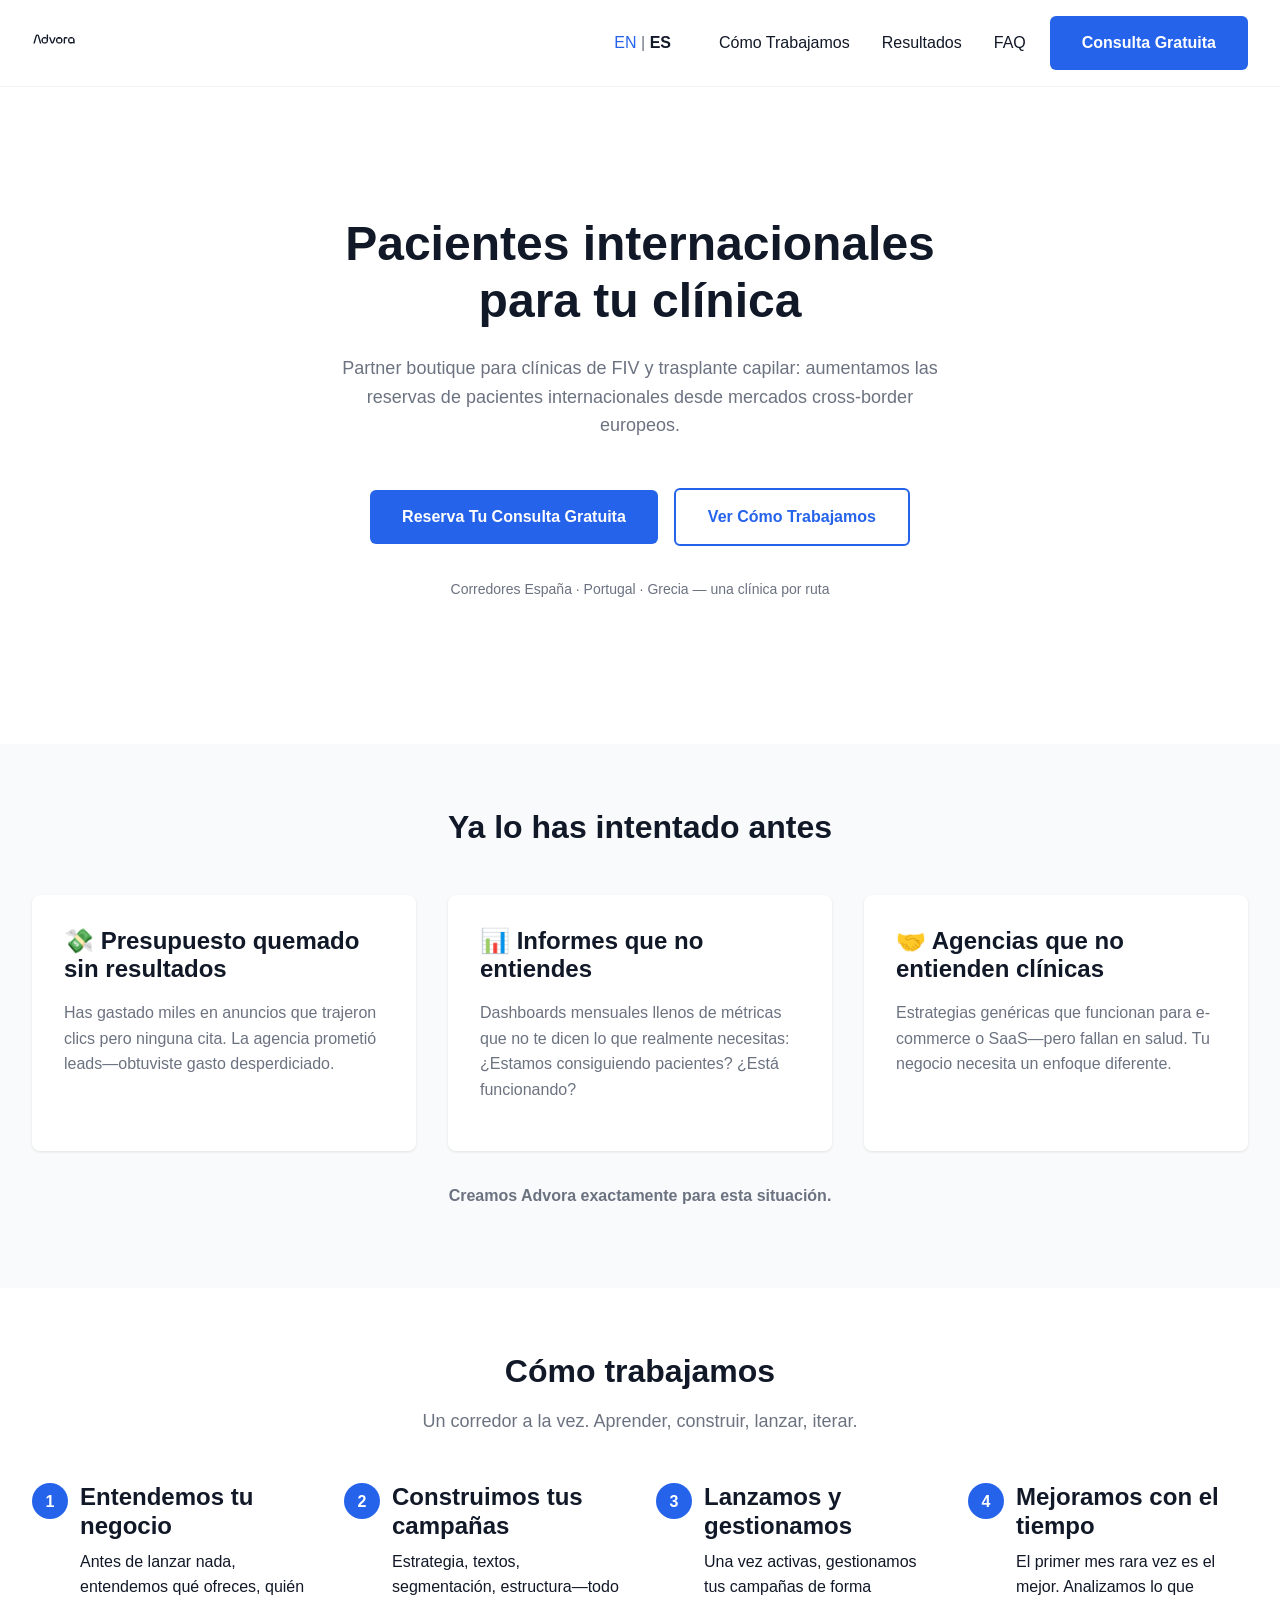
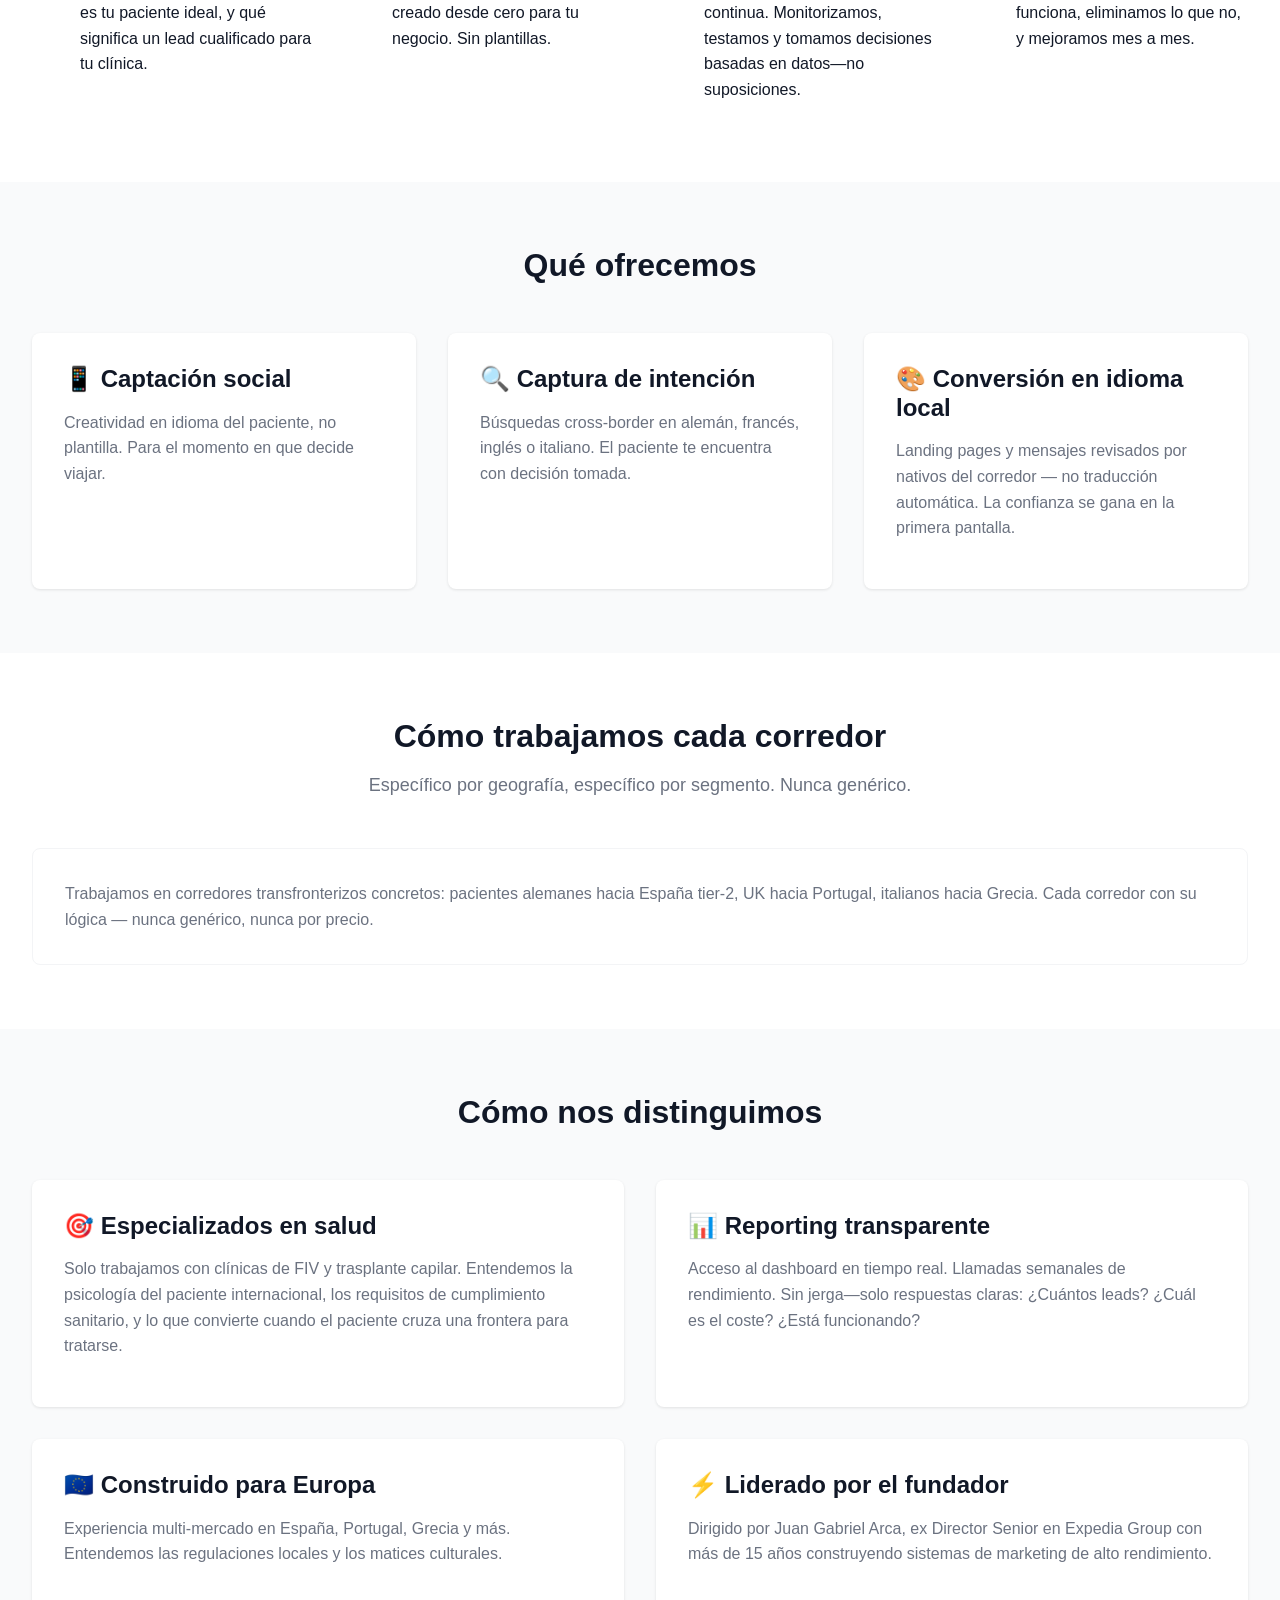
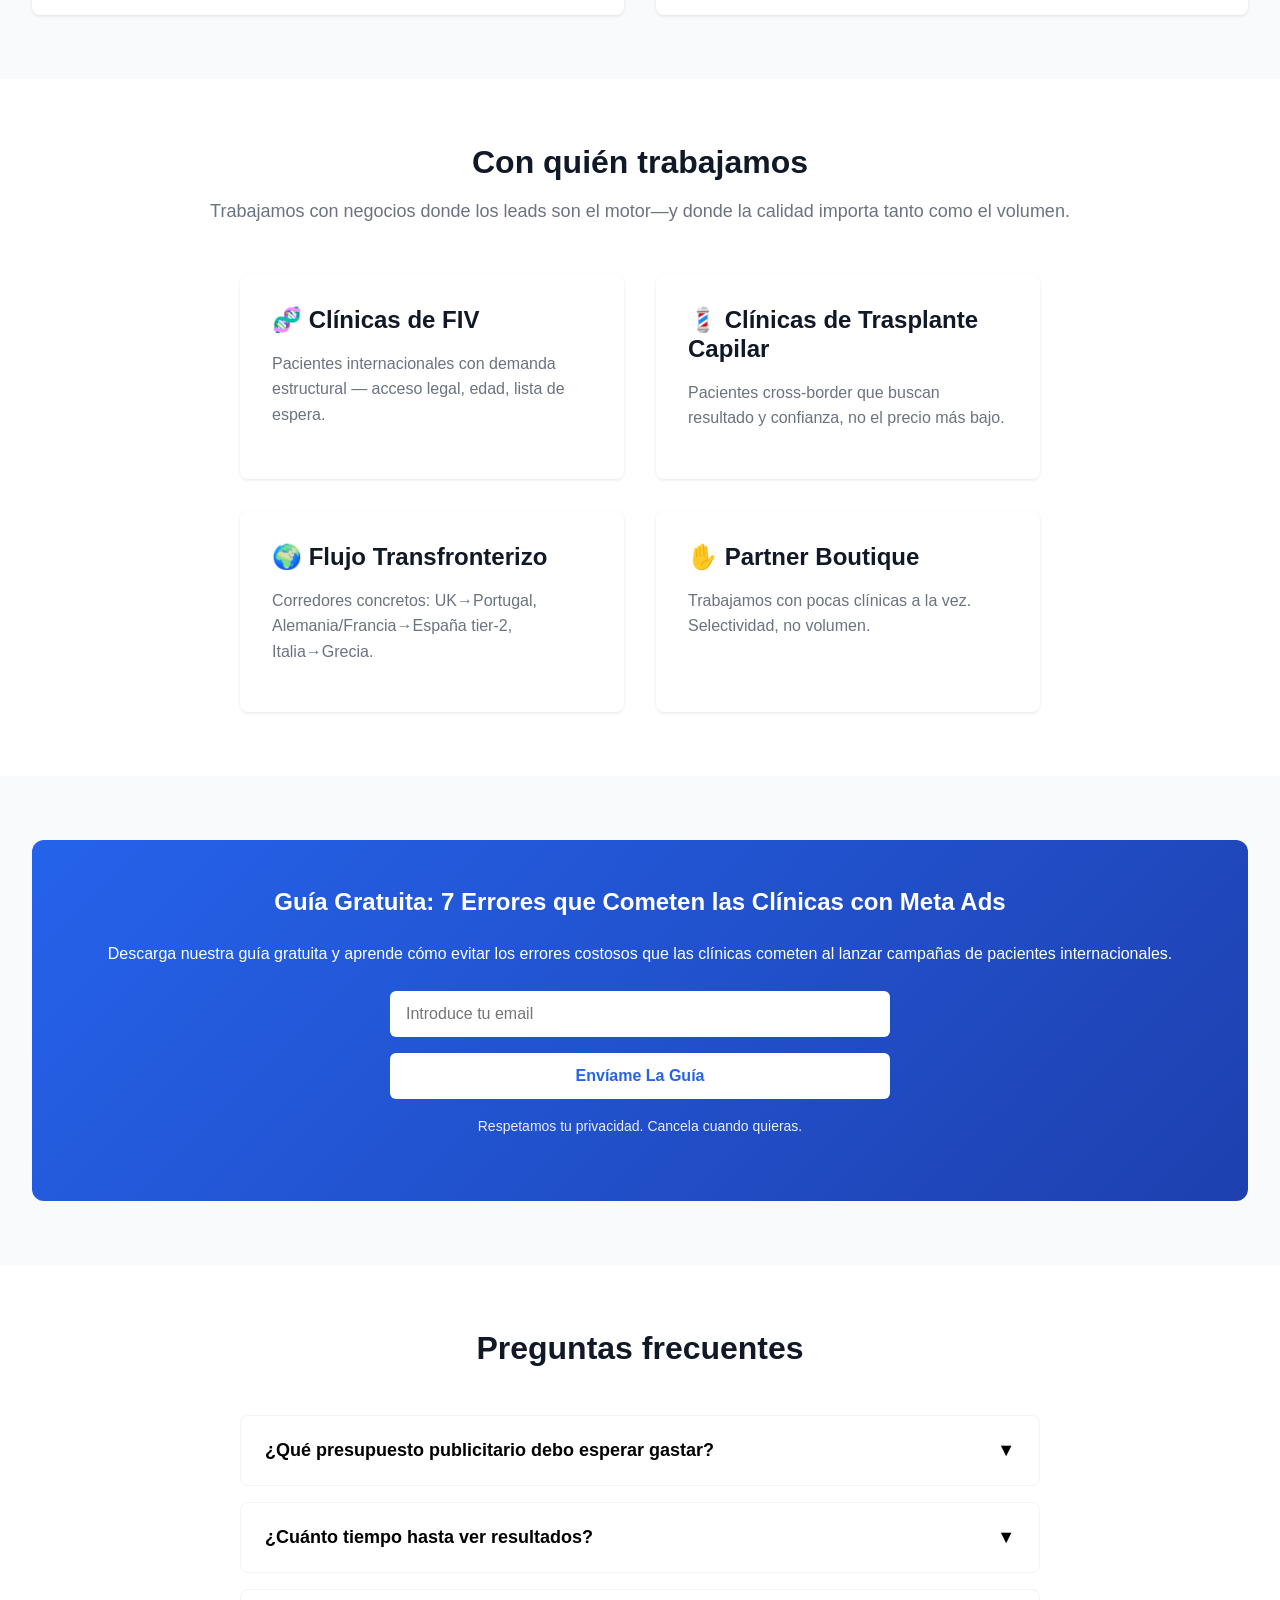
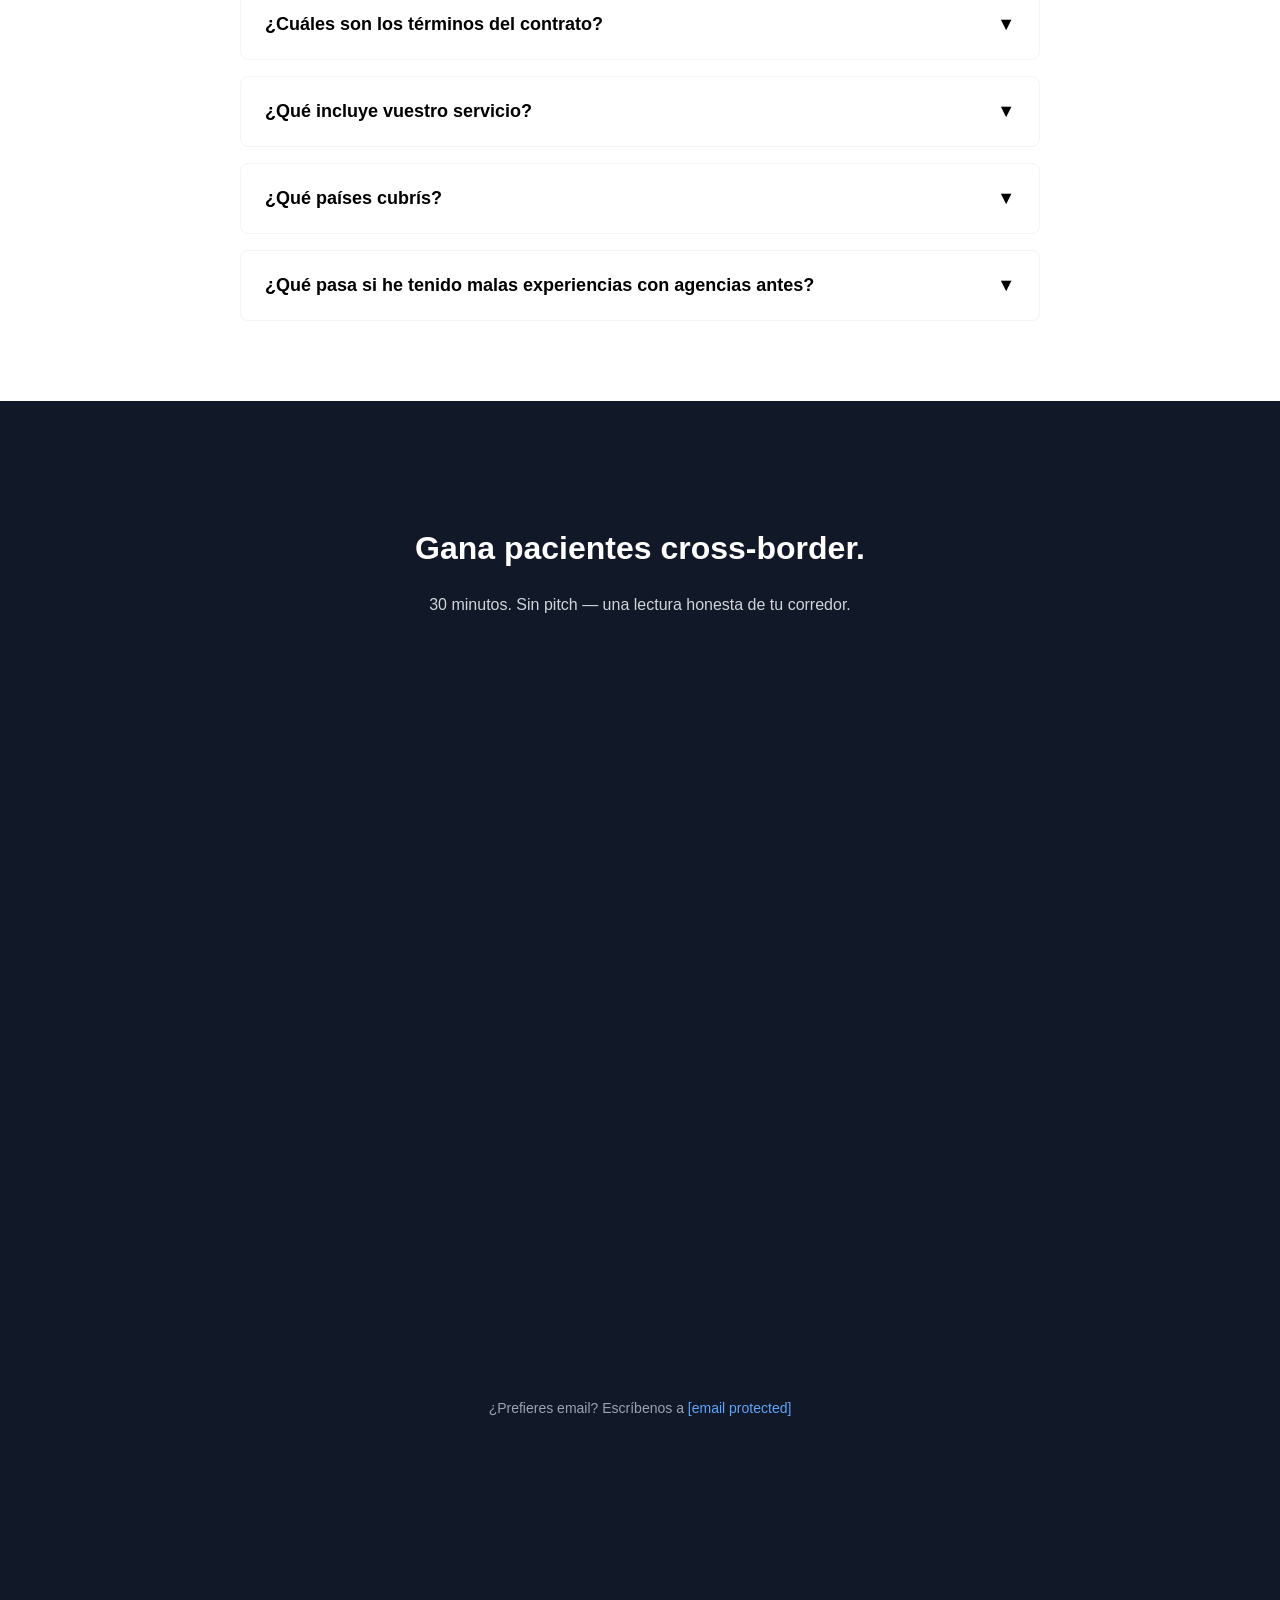
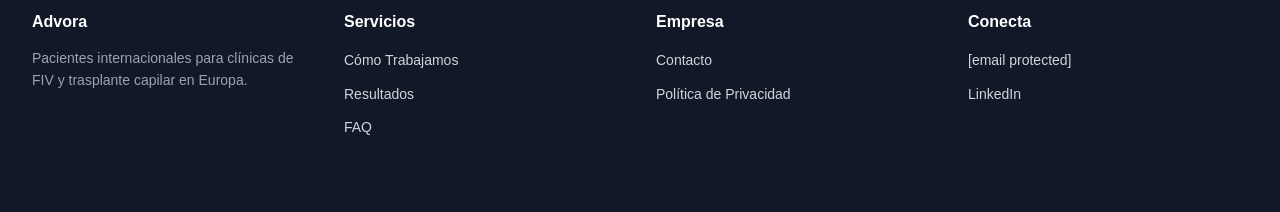
<file: es/index.html>
<!DOCTYPE html>
<html lang="es">
<head>
  <meta charset="UTF-8">
  <meta name="viewport" content="width=device-width, initial-scale=1.0">
  <meta http-equiv="X-UA-Compatible" content="IE=edge">
  
  <!-- Primary Meta Tags -->
  <title>Advora | Pacientes Internacionales para Clínicas de FIV y Trasplante Capilar</title>
  <meta name="title" content="Advora | Pacientes Internacionales para Clínicas de FIV y Trasplante Capilar">
  <meta name="description" content="Partner boutique para clínicas de FIV y trasplante capilar: aumentamos las reservas de pacientes internacionales desde mercados cross-border europeos.">
  
  <!-- Hreflang Tags -->
  <link rel="alternate" href="https://advoralabs.com/" hreflang="en" />
  <link rel="alternate" href="https://advoralabs.com/es/" hreflang="es" />
  <link rel="alternate" href="https://advoralabs.com/" hreflang="x-default" />
  
  <!-- Open Graph / Facebook -->
  <meta property="og:type" content="website">
  <meta property="og:url" content="https://advoralabs.com/es/">
  <meta property="og:title" content="Advora | Pacientes Internacionales para Clínicas de FIV y Trasplante Capilar">
  <meta property="og:description" content="Partner boutique para clínicas de FIV y trasplante capilar: aumentamos las reservas de pacientes internacionales desde mercados cross-border europeos.">
  <meta property="og:image" content="https://advoralabs.com/images/advora-blue.svg">
  
  <!-- Favicon -->
  <link rel="icon" type="image/svg+xml" href="/images/advora-icon.svg">
  
  <!-- Stylesheet -->
  <link rel="stylesheet" href="/css/main.css">
  
  <!-- Google Analytics -->
  <script async src="https://www.googletagmanager.com/gtag/js?id=G-NC298ZY5M7"></script>
  <script>
    window.dataLayer = window.dataLayer || [];
    function gtag(){dataLayer.push(arguments);}
    gtag('js', new Date());
    gtag('config', 'G-NC298ZY5M7');
  </script>
</head>
<body>

  <!-- Header -->
  <header class="header">
    <nav class="nav container">
      <div class="logo">
        <a href="/es/">
          <img src="/images/advora-header.svg" alt="Advora">
        </a>
      </div>
      
      <div style="display: flex; align-items: center; gap: 1.5rem;">
        <div class="lang-toggle">
          <a href="/">EN</a> | <span class="active">ES</span>
        </div>
        
        <ul class="nav-menu">
          <li><a href="#como-trabajamos">Cómo Trabajamos</a></li>
          <li><a href="#resultados">Resultados</a></li>
          <li><a href="#faq">FAQ</a></li>
        </ul>
        
        <a href="#contacto" class="btn btn-primary">Consulta Gratuita</a>
        
        <button class="mobile-menu-btn">☰</button>
      </div>
    </nav>
  </header>

  <!-- Hero Section -->
  <section class="hero">
    <div class="container">
      <h1>Pacientes internacionales<br>para tu clínica</h1>
      <p class="subtitle">Partner boutique para clínicas de FIV y trasplante capilar: aumentamos las reservas de pacientes internacionales desde mercados cross-border europeos.</p>
      
      <div class="hero-cta">
        <a href="#contacto" class="btn btn-primary">Reserva Tu Consulta Gratuita</a>
        <a href="#como-trabajamos" class="btn btn-secondary">Ver Cómo Trabajamos</a>
      </div>
      
      <p class="trust-signal">Corredores España · Portugal · Grecia — una clínica por ruta</p>
    </div>
  </section>

  <!-- Pain Recognition Section -->
  <section class="section section-alt">
    <div class="container">
      <div class="section-header">
        <h2>Ya lo has intentado antes</h2>
      </div>
      
      <div class="grid grid-3">
        <div class="card">
          <h3>💸 Presupuesto quemado sin resultados</h3>
          <p>Has gastado miles en anuncios que trajeron clics pero ninguna cita. La agencia prometió leads—obtuviste gasto desperdiciado.</p>
        </div>
        
        <div class="card">
          <h3>📊 Informes que no entiendes</h3>
          <p>Dashboards mensuales llenos de métricas que no te dicen lo que realmente necesitas: ¿Estamos consiguiendo pacientes? ¿Está funcionando?</p>
        </div>
        
        <div class="card">
          <h3>🤝 Agencias que no entienden clínicas</h3>
          <p>Estrategias genéricas que funcionan para e-commerce o SaaS—pero fallan en salud. Tu negocio necesita un enfoque diferente.</p>
        </div>
      </div>
      
      <div style="text-align: center; margin-top: 2rem; color: #6B7280;">
        <p><strong>Creamos Advora exactamente para esta situación.</strong></p>
      </div>
    </div>
  </section>

  <!-- How We Work Section -->
  <section id="como-trabajamos" class="section">
    <div class="container">
      <div class="section-header">
        <h2>Cómo trabajamos</h2>
        <p class="subtitle">Un corredor a la vez. Aprender, construir, lanzar, iterar.</p>
      </div>
      
      <div class="process-steps">
        <div class="step">
          <div class="step-number">1</div>
          <h3>Entendemos tu negocio</h3>
          <p>Antes de lanzar nada, entendemos qué ofreces, quién es tu paciente ideal, y qué significa un lead cualificado para tu clínica.</p>
        </div>
        
        <div class="step">
          <div class="step-number">2</div>
          <h3>Construimos tus campañas</h3>
          <p>Estrategia, textos, segmentación, estructura—todo creado desde cero para tu negocio. Sin plantillas.</p>
        </div>
        
        <div class="step">
          <div class="step-number">3</div>
          <h3>Lanzamos y gestionamos</h3>
          <p>Una vez activas, gestionamos tus campañas de forma continua. Monitorizamos, testamos y tomamos decisiones basadas en datos—no suposiciones.</p>
        </div>
        
        <div class="step">
          <div class="step-number">4</div>
          <h3>Mejoramos con el tiempo</h3>
          <p>El primer mes rara vez es el mejor. Analizamos lo que funciona, eliminamos lo que no, y mejoramos mes a mes.</p>
        </div>
      </div>
    </div>
  </section>

  <!-- Services Section -->
  <section class="section section-alt">
    <div class="container">
      <div class="section-header">
        <h2>Qué ofrecemos</h2>
      </div>
      
      <div class="grid grid-3">
        <div class="card">
          <h3>📱 Captación social</h3>
          <p>Creatividad en idioma del paciente, no plantilla. Para el momento en que decide viajar.</p>
        </div>

        <div class="card">
          <h3>🔍 Captura de intención</h3>
          <p>Búsquedas cross-border en alemán, francés, inglés o italiano. El paciente te encuentra con decisión tomada.</p>
        </div>

        <div class="card">
          <h3>🎨 Conversión en idioma local</h3>
          <p>Landing pages y mensajes revisados por nativos del corredor — no traducción automática. La confianza se gana en la primera pantalla.</p>
        </div>
      </div>
    </div>
  </section>

  <!-- Results Section -->
  <section id="resultados" class="section">
    <div class="container">
      <div class="section-header">
        <h2>Cómo trabajamos cada corredor</h2>
        <p class="subtitle">Específico por geografía, específico por segmento. Nunca genérico.</p>
      </div>
      
      <div class="grid">
        <div class="result-card">
          <div class="result-description">Trabajamos en corredores transfronterizos concretos: pacientes alemanes hacia España tier-2, UK hacia Portugal, italianos hacia Grecia. Cada corredor con su lógica — nunca genérico, nunca por precio.</div>
        </div>
      </div>
    </div>
  </section>

  <!-- Trust & Credibility Section -->
  <section class="section section-alt">
    <div class="container">
      <div class="section-header">
        <h2>Cómo nos distinguimos</h2>
      </div>
      
      <div class="grid grid-2">
        <div class="card">
          <h3>🎯 Especializados en salud</h3>
          <p>Solo trabajamos con clínicas de FIV y trasplante capilar. Entendemos la psicología del paciente internacional, los requisitos de cumplimiento sanitario, y lo que convierte cuando el paciente cruza una frontera para tratarse.</p>
        </div>
        
        <div class="card">
          <h3>📊 Reporting transparente</h3>
          <p>Acceso al dashboard en tiempo real. Llamadas semanales de rendimiento. Sin jerga—solo respuestas claras: ¿Cuántos leads? ¿Cuál es el coste? ¿Está funcionando?</p>
        </div>
        
        <div class="card">
          <h3>🇪🇺 Construido para Europa</h3>
          <p>Experiencia multi-mercado en España, Portugal, Grecia y más. Entendemos las regulaciones locales y los matices culturales.</p>
        </div>
        
        <div class="card">
          <h3>⚡ Liderado por el fundador</h3>
          <p>Dirigido por Juan Gabriel Arca, ex Director Senior en Expedia Group con más de 15 años construyendo sistemas de marketing de alto rendimiento.</p>
        </div>
      </div>
    </div>
  </section>

  <!-- Who We Help Section -->
  <section class="section">
    <div class="container">
      <div class="section-header">
        <h2>Con quién trabajamos</h2>
        <p class="subtitle">Trabajamos con negocios donde los leads son el motor—y donde la calidad importa tanto como el volumen.</p>
      </div>
      
      <div class="grid grid-2" style="max-width: 800px; margin: 0 auto;">
        <div class="card">
          <h3>🧬 Clínicas de FIV</h3>
          <p>Pacientes internacionales con demanda estructural — acceso legal, edad, lista de espera.</p>
        </div>

        <div class="card">
          <h3>💈 Clínicas de Trasplante Capilar</h3>
          <p>Pacientes cross-border que buscan resultado y confianza, no el precio más bajo.</p>
        </div>

        <div class="card">
          <h3>🌍 Flujo Transfronterizo</h3>
          <p>Corredores concretos: UK→Portugal, Alemania/Francia→España tier-2, Italia→Grecia.</p>
        </div>

        <div class="card">
          <h3>✋ Partner Boutique</h3>
          <p>Trabajamos con pocas clínicas a la vez. Selectividad, no volumen.</p>
        </div>
      </div>
    </div>
  </section>

  <!-- Lead Magnet Section -->
  <section class="section section-alt">
    <div class="container">
      <div class="lead-magnet">
        <h3>Guía Gratuita: 7 Errores que Cometen las Clínicas con Meta Ads</h3>
        <p style="margin-bottom: 1.5rem;">Descarga nuestra guía gratuita y aprende cómo evitar los errores costosos que las clínicas cometen al lanzar campañas de pacientes internacionales.</p>
        
        <form id="lead-magnet-form-es" class="lead-magnet-form">
          <input type="email" placeholder="Introduce tu email" required>
          <button type="submit" class="btn">Envíame La Guía</button>
        </form>
        
        <p style="font-size: 0.875rem; margin-top: 1rem; opacity: 0.9;">Respetamos tu privacidad. Cancela cuando quieras.</p>
      </div>
    </div>
  </section>

  <!-- FAQ Section -->
  <section id="faq" class="section">
    <div class="container">
      <div class="section-header">
        <h2>Preguntas frecuentes</h2>
      </div>
      
      <div style="max-width: 800px; margin: 0 auto;">
        <div class="faq-item">
          <button class="faq-question">
            ¿Qué presupuesto publicitario debo esperar gastar?
            <span class="faq-icon">▼</span>
          </button>
          <div class="faq-answer">
            <p>Recomendamos un gasto publicitario mensual mínimo de €1.500–€2.500 para Meta Ads o Google Ads. Esto nos da suficiente volumen para testear, optimizar y generar resultados significativos. Presupuestos más altos (€5.000+/mes) permiten un escalado más rápido y mejores datos.</p>
          </div>
        </div>
        
        <div class="faq-item">
          <button class="faq-question">
            ¿Cuánto tiempo hasta ver resultados?
            <span class="faq-icon">▼</span>
          </button>
          <div class="faq-answer">
            <p>Los tiempos varían por clínica y por corredor. El primer mes es para aprender qué funciona en tu mercado específico; a partir de ahí, la optimización continua ajusta el sistema. No prometemos resultados fijos en plazos fijos — eso sería deshonesto.</p>
          </div>
        </div>
        
        <div class="faq-item">
          <button class="faq-question">
            ¿Cuáles son los términos del contrato?
            <span class="faq-icon">▼</span>
          </button>
          <div class="faq-answer">
            <p>Trabajamos con un compromiso mínimo de 3 meses para permitir tiempo para una optimización adecuada. Después de eso, puedes continuar mes a mes o comprometerte a plazos más largos para mejores precios. Sin contratos anuales obligatorios.</p>
          </div>
        </div>
        
        <div class="faq-item">
          <button class="faq-question">
            ¿Qué incluye vuestro servicio?
            <span class="faq-icon">▼</span>
          </button>
          <div class="faq-answer">
            <p>Todo: desarrollo de estrategia, configuración de campañas, redacción publicitaria, producción creativa, optimización de landing pages, gestión continua, reporting semanal y llamadas mensuales de estrategia. Obtienes una solución completa sin necesidad de intervención.</p>
          </div>
        </div>
        
        <div class="faq-item">
          <button class="faq-question">
            ¿Qué países cubrís?
            <span class="faq-icon">▼</span>
          </button>
          <div class="faq-answer">
            <p>Trabajamos con clínicas en toda Europa, con experiencia profunda en España, Portugal y Grecia. También apoyamos campañas en Francia, Italia y otros mercados de la UE. Todas las campañas pueden entregarse en idiomas locales.</p>
          </div>
        </div>
        
        <div class="faq-item">
          <button class="faq-question">
            ¿Qué pasa si he tenido malas experiencias con agencias antes?
            <span class="faq-icon">▼</span>
          </button>
          <div class="faq-answer">
            <p>No estás solo. La mayoría de nuestros clientes vienen a nosotros después de experiencias decepcionantes con agencias. Por eso construimos Advora de manera diferente: reporting transparente, acceso directo al fundador, experiencia específica en clínicas y responsabilidad enfocada en resultados. Reserva una consulta gratuita—revisaremos qué salió mal y te mostraremos cómo lo haríamos diferente.</p>
          </div>
        </div>
      </div>
    </div>
  </section>

  <!-- Final CTA Section -->
  <section id="contacto" class="section section-dark final-cta">
    <div class="container">
      <h2>Gana pacientes cross-border.</h2>
      <p class="subtitle" style="color: #D1D5DB;">30 minutos. Sin pitch — una lectura honesta de tu corredor.</p>
      
      <div class="calendly-container">
        <!-- Calendly inline widget -->
        <div class="calendly-inline-widget" 
             data-url="https://calendly.com/kamilabarbaraarca/30min" 
             style="min-width:320px;height:700px;">
        </div>
        <script type="text/javascript" 
                src="https://assets.calendly.com/assets/external/widget.js" 
                async>
        </script>
      </div>
      
      <p style="margin-top: 2rem; font-size: 0.875rem; color: #9CA3AF;">
        ¿Prefieres email? Escríbenos a <a href="/cdn-cgi/l/email-protection#315a505c585d50535043535043505043525071565c50585d1f525e5c" style="color: #60A5FA;"><span class="__cf_email__" data-cfemail="513a303c383d30333023333023303023323011363c30383d7f323e3c">[email&#160;protected]</span></a>
      </p>
    </div>
  </section>

  <!-- Footer -->
  <footer class="footer">
    <div class="container">
      <div class="footer-content">
        <div class="footer-section">
          <h4>Advora</h4>
          <p style="font-size: 0.875rem; color: #9CA3AF;">Pacientes internacionales para clínicas de FIV y trasplante capilar en Europa.</p>
        </div>
        
        <div class="footer-section">
          <h4>Servicios</h4>
          <ul>
            <li><a href="#como-trabajamos">Cómo Trabajamos</a></li>
            <li><a href="#resultados">Resultados</a></li>
            <li><a href="#faq">FAQ</a></li>
          </ul>
        </div>
        
        <div class="footer-section">
          <h4>Empresa</h4>
          <ul>
            <li><a href="#contacto">Contacto</a></li>
            <li><a href="/privacy">Política de Privacidad</a></li>
          </ul>
        </div>
        
        <div class="footer-section">
          <h4>Conecta</h4>
          <ul>
            <li><a href="/cdn-cgi/l/email-protection#bbd0dad6d2d7dad9dac9d9dac9dadac9d8dafbdcd6dad2d795d8d4d6"><span class="__cf_email__" data-cfemail="3259535f5b5e53505340505340535340515372555f535b5e1c515d5f">[email&#160;protected]</span></a></li>
            <li><a href="https://www.linkedin.com/company/advora" target="_blank" rel="noopener">LinkedIn</a></li>
          </ul>
        </div>
      </div>
    </div>
  </footer>

</body>
</html>
</file>
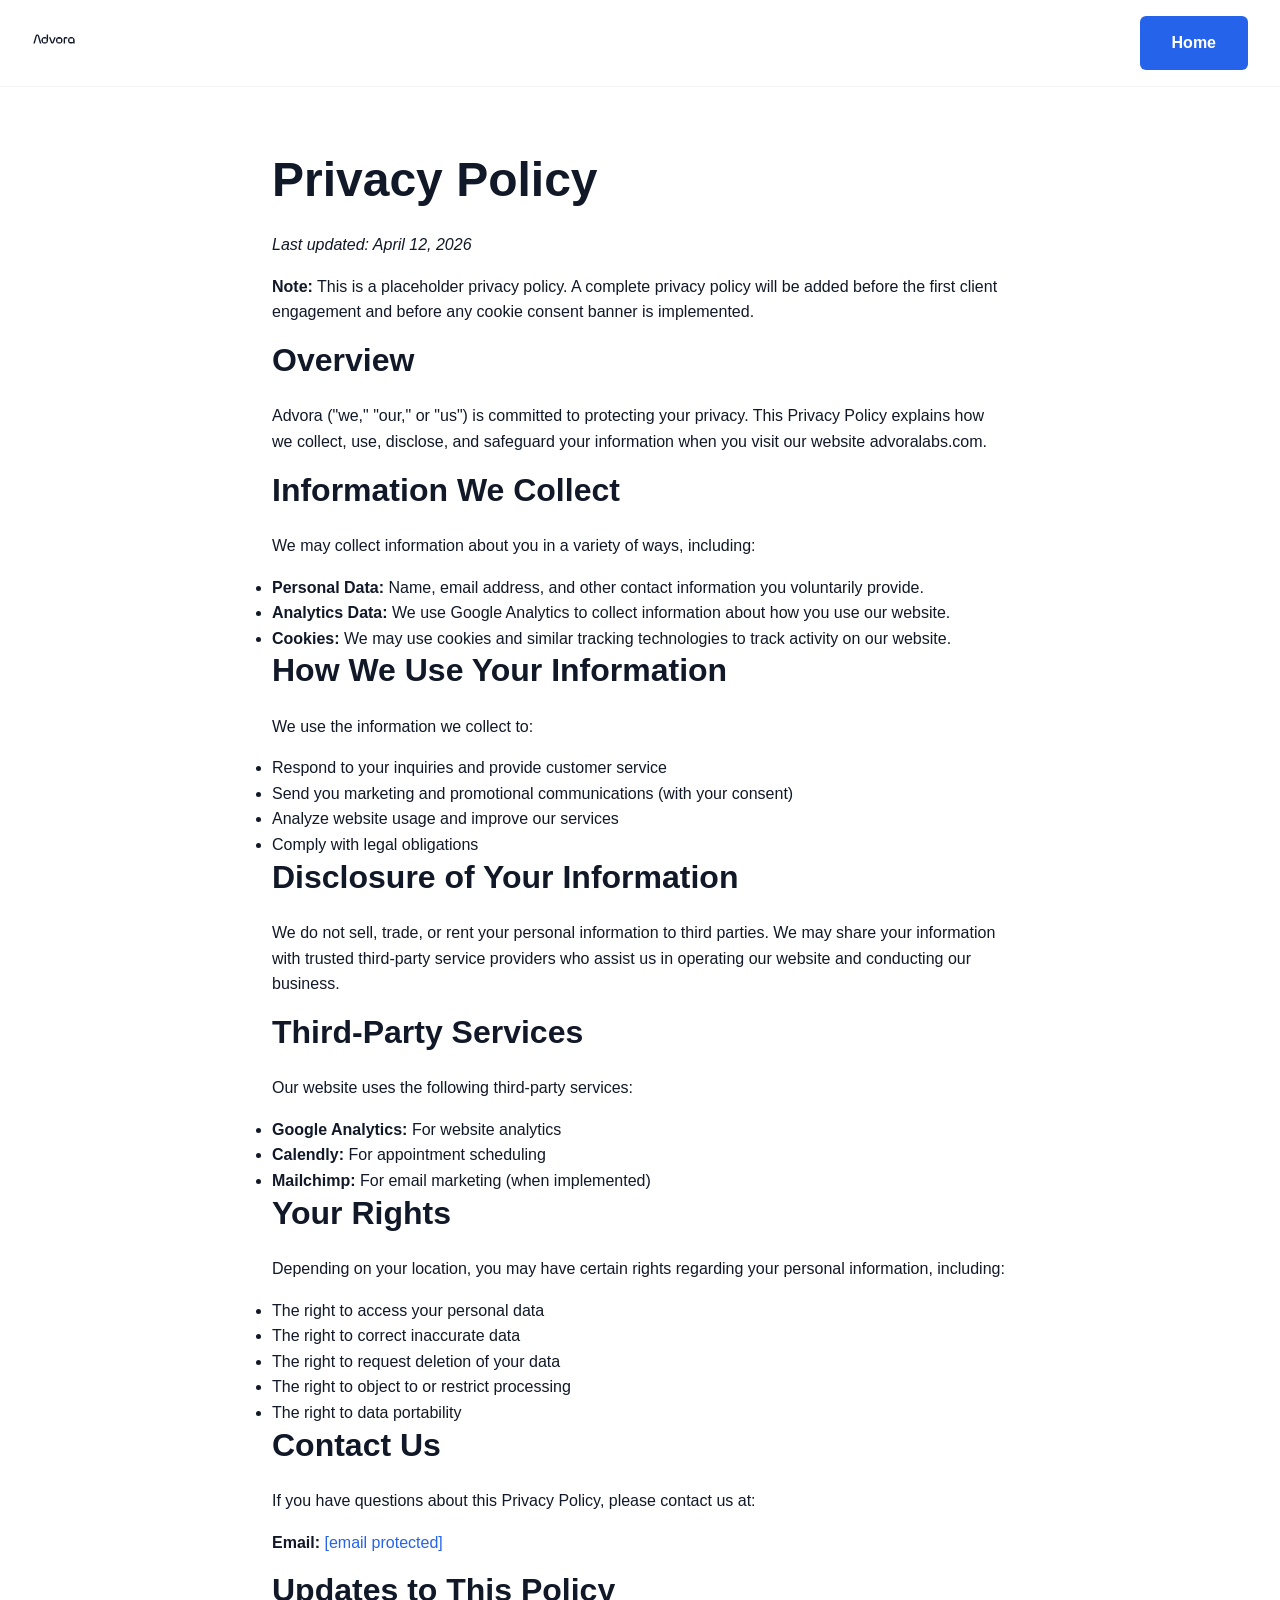
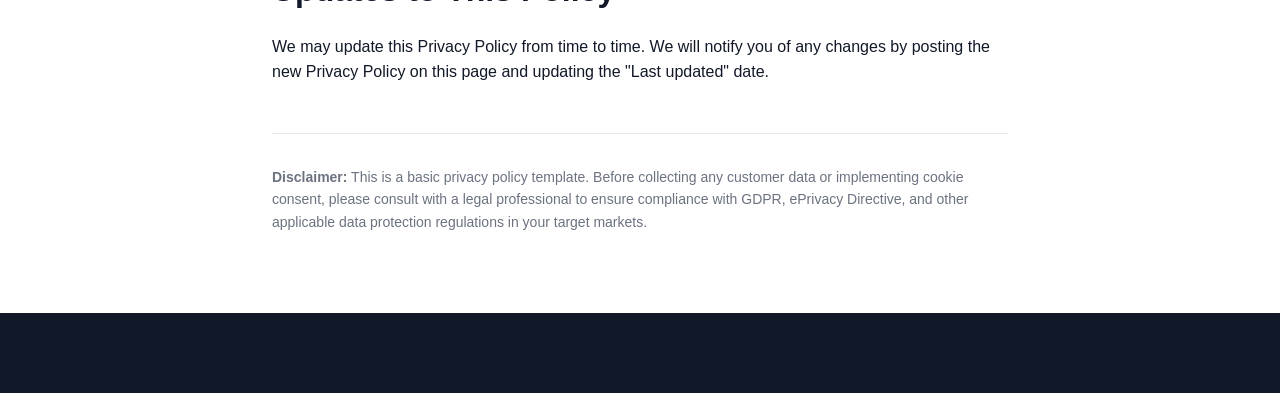
<file: privacy.html>
<!DOCTYPE html>
<html lang="en">
<head>
  <meta charset="UTF-8">
  <meta name="viewport" content="width=device-width, initial-scale=1.0">
  <title>Privacy Policy | Advora</title>
  <link rel="icon" type="image/svg+xml" href="/images/advora-icon.svg">
  <link rel="stylesheet" href="/css/main.css">
  
  <!-- Google Analytics -->
  <script async src="https://www.googletagmanager.com/gtag/js?id=G-NC298ZY5M7"></script>
  <script>
    window.dataLayer = window.dataLayer || [];
    function gtag(){dataLayer.push(arguments);}
    gtag('js', new Date());
    gtag('config', 'G-NC298ZY5M7');
  </script>
</head>
<body>

  <header class="header">
    <nav class="nav container">
      <div class="logo">
        <a href="/">
          <img src="/images/advora-header.svg" alt="Advora">
        </a>
      </div>
      
      <div style="display: flex; align-items: center; gap: 1.5rem;">
        <a href="/" class="btn btn-primary">Home</a>
      </div>
    </nav>
  </header>

  <section class="section">
    <div class="container" style="max-width: 800px;">
      <h1>Privacy Policy</h1>
      <p><em>Last updated: April 12, 2026</em></p>
      
      <p><strong>Note:</strong> This is a placeholder privacy policy. A complete privacy policy will be added before the first client engagement and before any cookie consent banner is implemented.</p>
      
      <h2>Overview</h2>
      <p>Advora ("we," "our," or "us") is committed to protecting your privacy. This Privacy Policy explains how we collect, use, disclose, and safeguard your information when you visit our website advoralabs.com.</p>
      
      <h2>Information We Collect</h2>
      <p>We may collect information about you in a variety of ways, including:</p>
      <ul>
        <li><strong>Personal Data:</strong> Name, email address, and other contact information you voluntarily provide.</li>
        <li><strong>Analytics Data:</strong> We use Google Analytics to collect information about how you use our website.</li>
        <li><strong>Cookies:</strong> We may use cookies and similar tracking technologies to track activity on our website.</li>
      </ul>
      
      <h2>How We Use Your Information</h2>
      <p>We use the information we collect to:</p>
      <ul>
        <li>Respond to your inquiries and provide customer service</li>
        <li>Send you marketing and promotional communications (with your consent)</li>
        <li>Analyze website usage and improve our services</li>
        <li>Comply with legal obligations</li>
      </ul>
      
      <h2>Disclosure of Your Information</h2>
      <p>We do not sell, trade, or rent your personal information to third parties. We may share your information with trusted third-party service providers who assist us in operating our website and conducting our business.</p>
      
      <h2>Third-Party Services</h2>
      <p>Our website uses the following third-party services:</p>
      <ul>
        <li><strong>Google Analytics:</strong> For website analytics</li>
        <li><strong>Calendly:</strong> For appointment scheduling</li>
        <li><strong>Mailchimp:</strong> For email marketing (when implemented)</li>
      </ul>
      
      <h2>Your Rights</h2>
      <p>Depending on your location, you may have certain rights regarding your personal information, including:</p>
      <ul>
        <li>The right to access your personal data</li>
        <li>The right to correct inaccurate data</li>
        <li>The right to request deletion of your data</li>
        <li>The right to object to or restrict processing</li>
        <li>The right to data portability</li>
      </ul>
      
      <h2>Contact Us</h2>
      <p>If you have questions about this Privacy Policy, please contact us at:</p>
      <p><strong>Email:</strong> <a href="/cdn-cgi/l/email-protection#d7bcb6babebbb6b5b6a5b5b6a5b6b6a5b4b697b0bab6bebbf9b4b8ba"><span class="__cf_email__" data-cfemail="593238343035383b382b3b382b38382b3a38193e34383035773a3634">[email&#160;protected]</span></a></p>
      
      <h2>Updates to This Policy</h2>
      <p>We may update this Privacy Policy from time to time. We will notify you of any changes by posting the new Privacy Policy on this page and updating the "Last updated" date.</p>
      
      <p style="margin-top: 3rem; padding-top: 2rem; border-top: 1px solid #E5E7EB; color: #6B7280; font-size: 0.875rem;">
        <strong>Disclaimer:</strong> This is a basic privacy policy template. Before collecting any customer data or implementing cookie consent, please consult with a legal professional to ensure compliance with GDPR, ePrivacy Directive, and other applicable data protection regulations in your target markets.
      </p>
    </div>
  </section>

  <footer class="footer">
    <div class="container">
      <div class="footer-bottom"
</file>
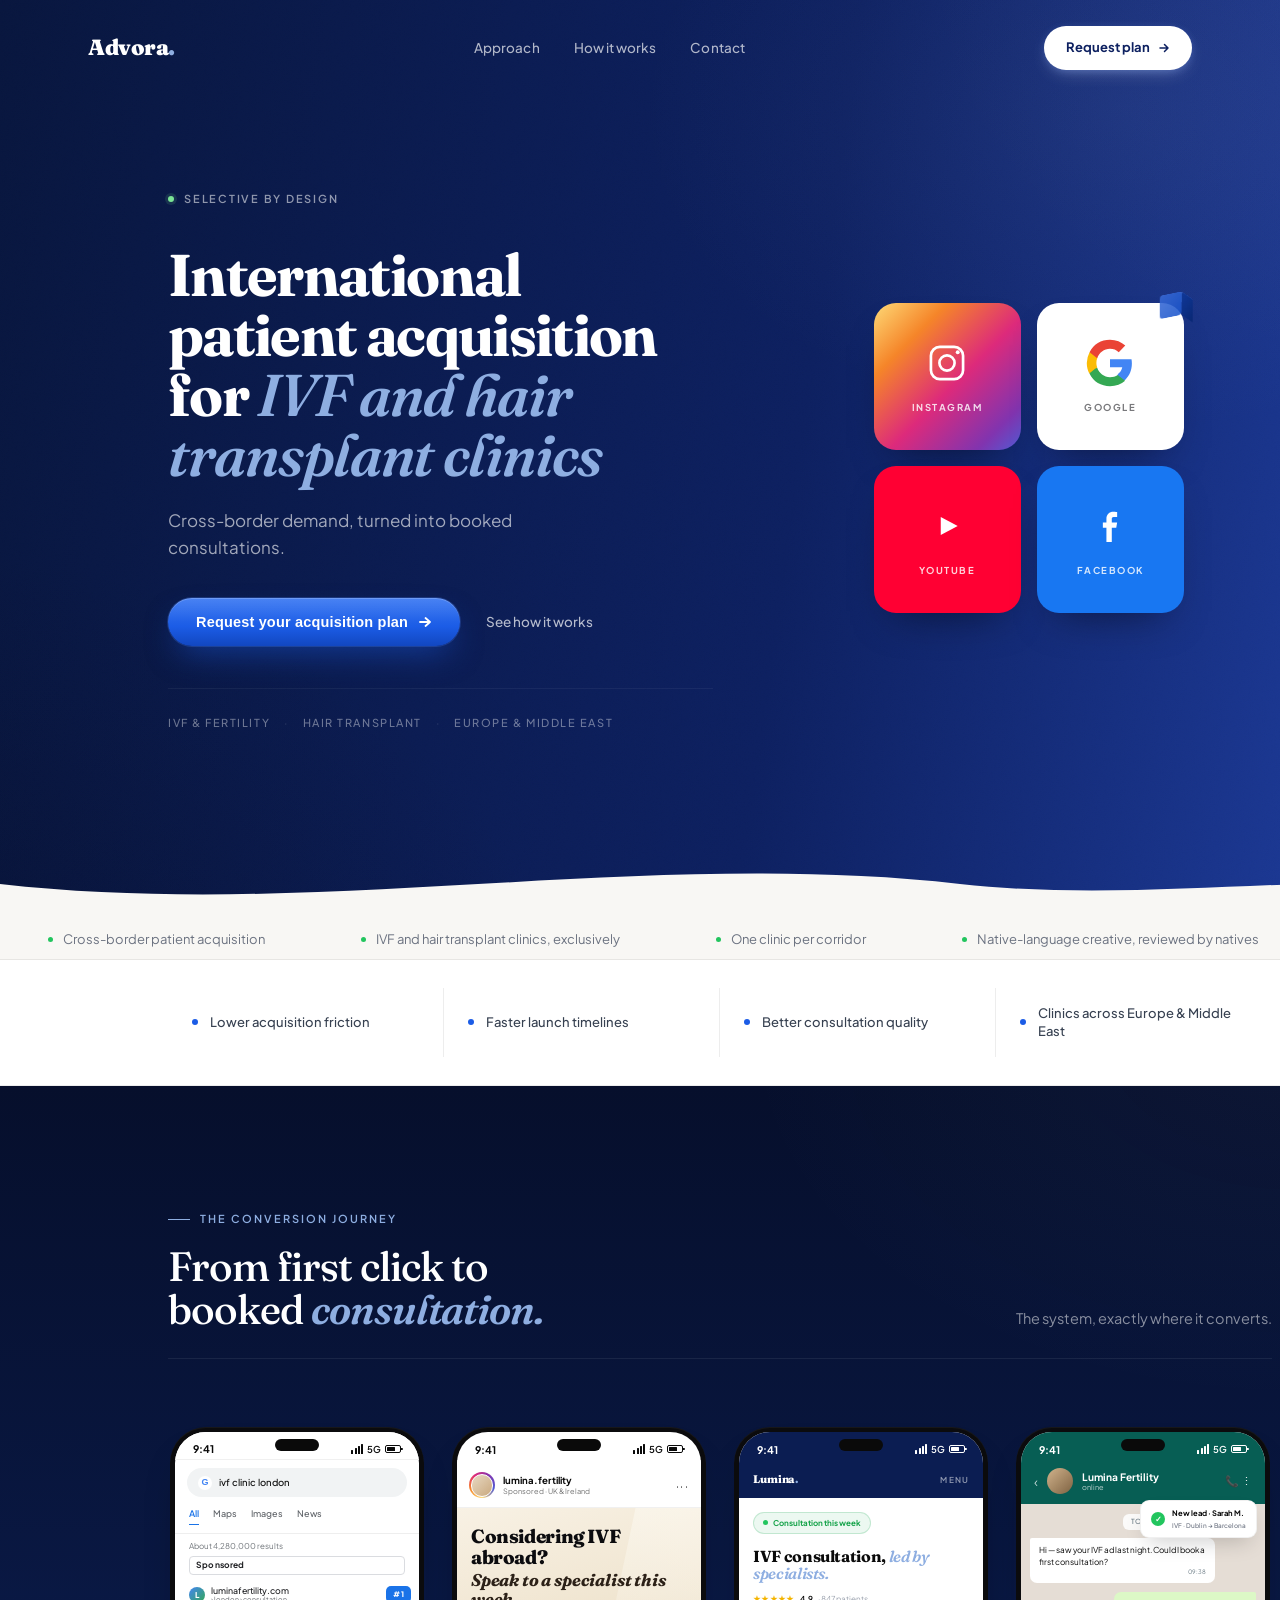
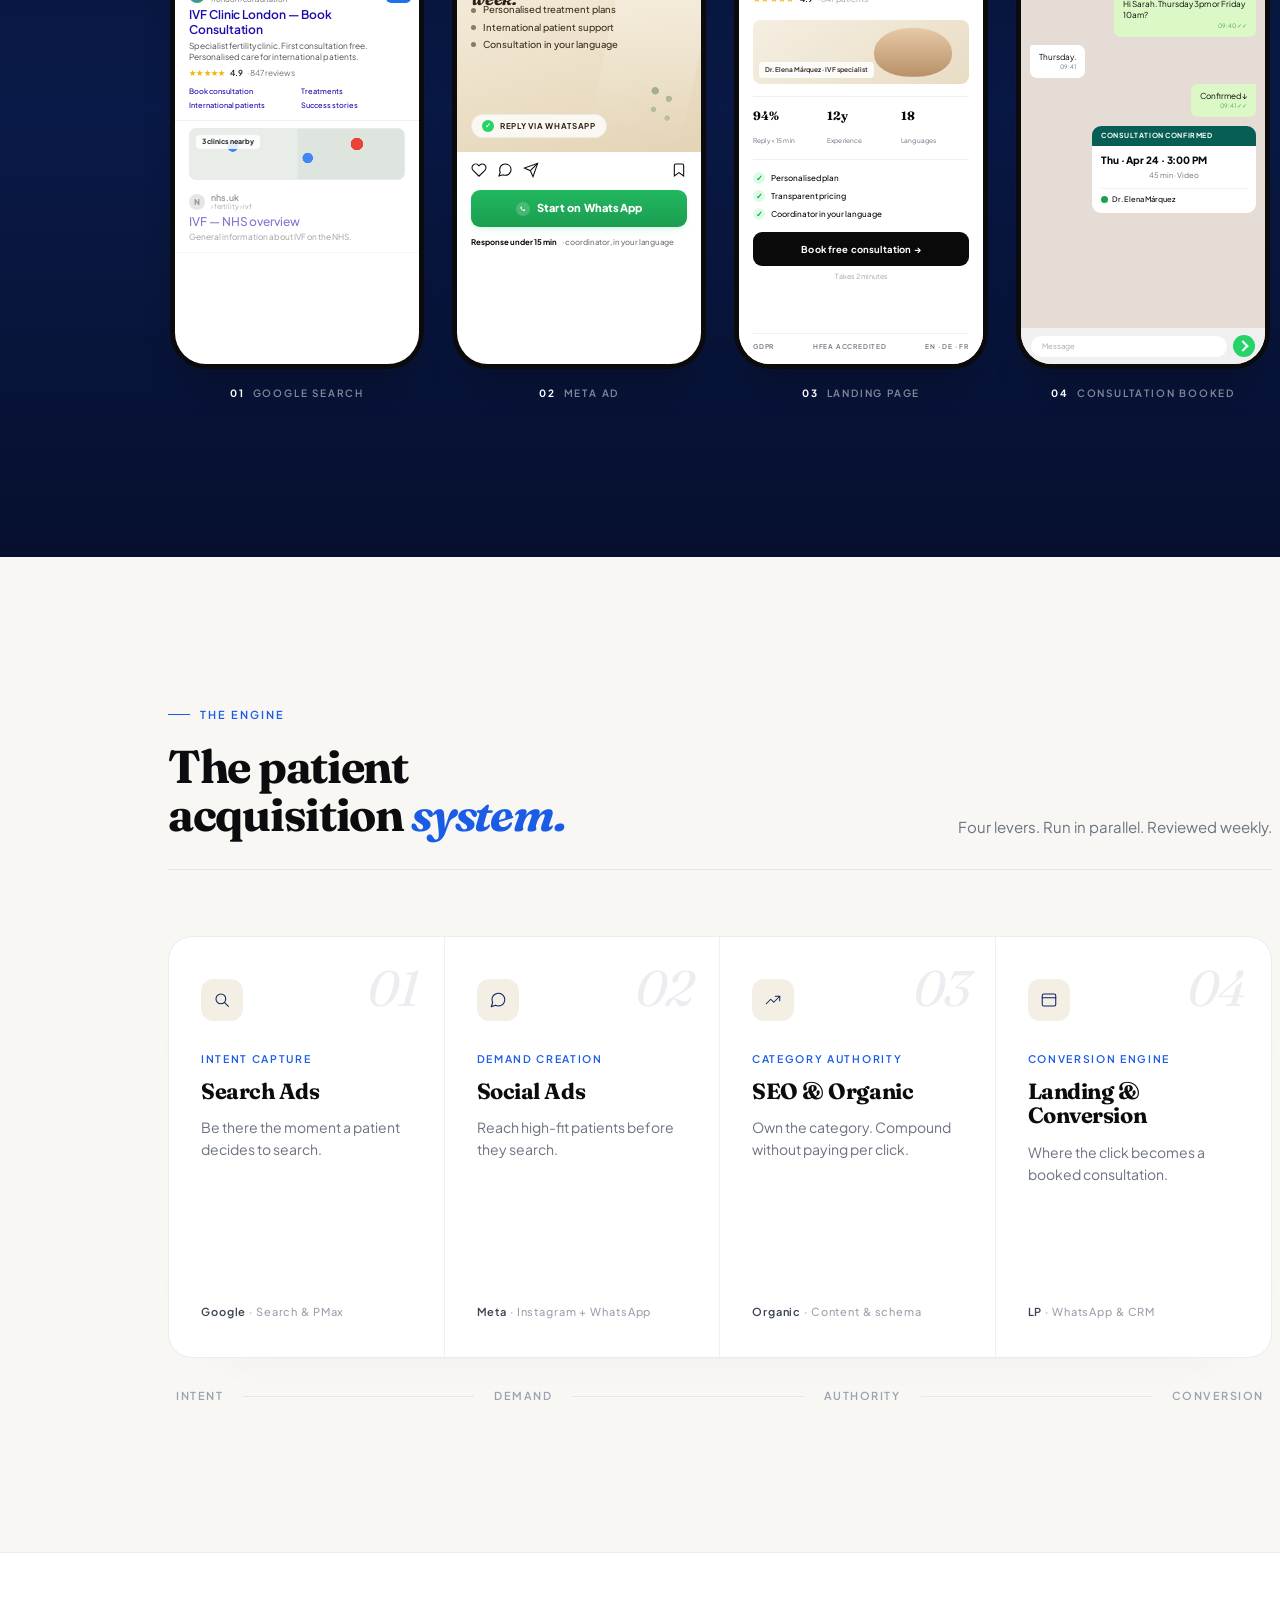
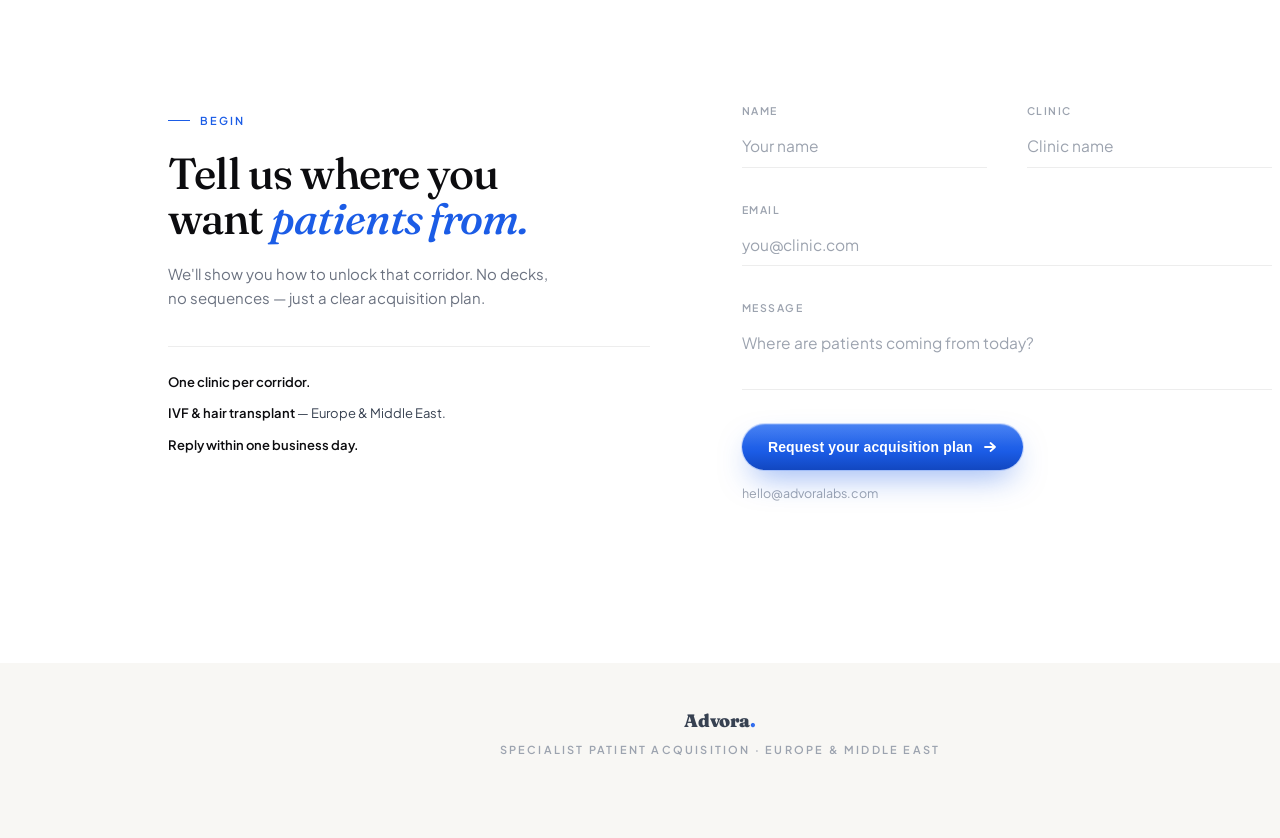
<file: _mockup/redesign.html>
<!DOCTYPE html>
<html lang="en">
<head>
<meta charset="UTF-8">
<title>Advora — Redesign mockup v7 (luxury pass)</title>
<link href="https://fonts.googleapis.com/css2?family=Plus+Jakarta+Sans:wght@400;500;600;700;800&family=Fraunces:ital,wght@0,400;0,500;0,600;0,700;0,800;1,400;1,500;1,600;1,700&display=swap" rel="stylesheet">
<style>
:root{
  --blue:#1B5CE6; --blue-d:#1247C0; --blue-lt:#4A7FF5;
  --hero-l:#08163E;           /* deep navy left */
  --hero-m:#0D2060;
  --hero-r:#1F3EA0;           /* brighter, fresher refined blue right */
  --highlight:#8EAEE1;        /* premium refined blue — single tone */
  --warm-inflect:rgba(200,168,138,.045);
  --warm:#F8F7F4; --cream:#F2F0EB;
  --ink:#0C0C0F; --ink-2:#374151; --ink-3:#6B7280; --ink-4:#9CA3AF;
  --rule:rgba(0,0,0,0.07);
  --rule-light:rgba(0,0,0,0.06);
  --f-h:'Fraunces', Georgia, serif;
  --f-b:'Plus Jakarta Sans', sans-serif;
  --wa:#25D366;
}
*,*::before,*::after{box-sizing:border-box;margin:0;padding:0;-webkit-font-smoothing:antialiased;text-rendering:optimizeLegibility;}
html,body{background:#fff;color:var(--ink);font-family:var(--f-b);line-height:1.5;}
.w{max-width:1200px;margin:0 auto;padding:0 48px;}
html,body{min-width:1440px;}

/* ═════════════ HEADER ═════════════ */
.hdr{position:absolute;top:0;left:0;right:0;z-index:200;padding:26px 0;}
.hdr-i{display:flex;align-items:center;justify-content:space-between;}
.logo{font-family:var(--f-h);font-size:22px;font-weight:900;color:#fff;letter-spacing:-0.02em;}
.logo em{font-style:normal;color:var(--highlight);}
.hdr-nav{display:flex;align-items:center;gap:34px;}
.hdr-nav a{font-size:13.5px;font-weight:500;color:rgba(255,255,255,0.68);letter-spacing:.005em;}
.hdr-cta{display:inline-flex;align-items:center;gap:8px;background:#fff;color:var(--hero-m);font-size:13px;font-weight:700;padding:12px 22px;border-radius:100px;box-shadow:0 6px 18px -6px rgba(255,255,255,.35), 0 2px 8px -2px rgba(74,127,245,.35);}

/* ═════════════ HERO — atmospheric luxury ═════════════ */
.hero{
  position:relative;overflow:hidden;padding-top:96px;
  background:
    radial-gradient(900px 700px at 102% -5%, var(--warm-inflect) 0%, transparent 62%),
    radial-gradient(1100px 800px at -10% 115%, rgba(6,12,38,.42) 0%, transparent 65%),
    linear-gradient(98deg, var(--hero-l) 0%, var(--hero-m) 55%, var(--hero-r) 100%);
}
/* light drift — further softened, longer cycle */
.hero::before{
  content:"";position:absolute;inset:0;pointer-events:none;z-index:1;
  background:radial-gradient(780px 520px at 78% 12%, rgba(128,150,200,.09) 0%, transparent 62%);
  animation:lightDrift 34s ease-in-out infinite;
}
@keyframes lightDrift{
  0%,100%{opacity:.85;transform:translate(0,0);}
  50%{opacity:1;transform:translate(7px,-4px);}
}
/* grain reduced to barely-perceptible */
.hero::after{
  content:"";position:absolute;inset:0;pointer-events:none;opacity:.07;mix-blend-mode:overlay;
  background-image:url("data:image/svg+xml;utf8,<svg xmlns='http://www.w3.org/2000/svg' width='180' height='180'><filter id='n'><feTurbulence type='fractalNoise' baseFrequency='0.9' numOctaves='2' stitchTiles='stitch'/></filter><rect width='100%25' height='100%25' filter='url(%23n)' opacity='0.45'/></svg>");
}
.hero-inner{
  position:relative;z-index:2;
  display:grid;grid-template-columns:1.12fr 1fr;gap:72px;align-items:center;
  padding:88px 0 116px;
}

.h-eyebrow{
  display:inline-flex;align-items:center;gap:10px;
  font-size:11px;font-weight:600;letter-spacing:.16em;text-transform:uppercase;
  color:rgba(255,255,255,.55);margin-bottom:38px;
}
.h-eyebrow::before{
  content:"";width:6px;height:6px;border-radius:50%;background:#7BE495;
  box-shadow:0 0 0 3px rgba(123,228,149,.12);
}
.h-eyebrow .sep{opacity:.3;margin:0 2px;}

.h-title{
  font-family:var(--f-h);
  font-weight:700;                         /* editorial character restored */
  font-size:clamp(46px,4.6vw,70px);
  line-height:1.02;
  letter-spacing:-0.028em;
  color:#fff;
  max-width:640px;
  margin-bottom:22px;
}
.h-title .highlight{
  font-family:var(--f-h);font-style:italic;font-weight:600;
  letter-spacing:-0.018em;
  color:var(--highlight);                  /* single refined premium blue */
}
.h-sub{
  font-size:17px;line-height:1.55;
  color:rgba(255,255,255,.62);
  max-width:440px;margin-bottom:38px;
}
.h-actions{display:flex;align-items:center;gap:26px;margin-bottom:42px;}

/* CTA — presence without self-awareness */
.btn-primary{
  position:relative;display:inline-flex;align-items:center;gap:10px;
  background:linear-gradient(180deg, #3A78F2 0%, #1B5CE6 60%, #1247C0 100%);
  color:#fff;font-size:14.5px;font-weight:700;
  padding:16px 28px;border-radius:100px;border:none;letter-spacing:.012em;
  box-shadow:
    inset 0 1px 0 rgba(255,255,255,.2),
    0 0 0 1px rgba(74,127,245,.26),
    0 14px 32px -10px rgba(27,92,230,.55);
}
.btn-primary::before{
  content:"";position:absolute;inset:0;border-radius:inherit;pointer-events:none;
  background:linear-gradient(180deg, rgba(255,255,255,.08) 0%, transparent 50%);
}
.btn-primary svg{width:14px;height:14px;position:relative;z-index:1;}
.btn-primary span{position:relative;z-index:1;}
.btn-ghost{font-size:13.5px;font-weight:500;color:rgba(255,255,255,.7);}

.h-trust{display:flex;gap:20px;flex-wrap:wrap;padding-top:26px;border-top:1px solid rgba(255,255,255,.05);}
.h-trust span{font-size:11px;color:rgba(255,255,255,.4);letter-spacing:.14em;text-transform:uppercase;font-weight:500;}
.h-trust .dot{opacity:.3;margin:0 -6px;}

/* ── Platform tiles — more presence, still anchored ── */
.hero-board{display:flex;align-items:center;justify-content:center;position:relative;padding:0;min-height:360px;}
.platform-grid{
  display:grid;grid-template-columns:1fr 1fr;gap:16px;
  width:100%;max-width:310px;position:relative;z-index:3;
}
.plat-tile{
  border-radius:22px;position:relative;overflow:hidden;
  display:flex;flex-direction:column;align-items:center;justify-content:center;
  padding:28px 18px;aspect-ratio:1;
  box-shadow:0 20px 42px -22px rgba(0,0,0,.55);
}
/* True brand surfaces — vivid, real */
.tile-ig{background:linear-gradient(135deg,#FEDA77 0%,#F58529 25%,#DD2A7B 55%,#8134AF 85%,#515BD4 100%);}
.tile-goog{background:#fff;}
.tile-yt{background:#FF0033;}
.tile-fb{background:#1877F2;}

.tile-logo{width:50px;height:50px;display:flex;align-items:center;justify-content:center;position:relative;z-index:2;}
.tile-logo svg{width:50px;height:50px;}
.tile-name{display:block;font-size:9.5px;font-weight:700;color:rgba(255,255,255,.82);letter-spacing:.16em;text-transform:uppercase;margin-top:12px;position:relative;z-index:2;}
.tile-goog .tile-name{color:rgba(10,10,15,.55);}

/* subtle motion — different timings, 1-2px amplitude */
.plat-tile{animation:tileFloat 11s ease-in-out infinite;}
.tile-fb{animation-duration:12.5s;animation-delay:.8s;}
.tile-yt{animation-duration:10.5s;animation-delay:1.6s;}
.tile-goog{animation-duration:13s;animation-delay:.4s;overflow:visible;}
@keyframes tileFloat{0%,100%{transform:translateY(0);}50%{transform:translateY(-2px);}}
/* cube — supporting detail, not an attractor */
.cube-wrap{position:absolute;top:-6px;right:-5px;z-index:4;transform:scale(.7);transform-origin:top right;opacity:.88;animation:cubeFloat 12s ease-in-out infinite;}
@keyframes cubeFloat{0%,100%{transform:scale(.7) translateY(0);}50%{transform:scale(.7) translateY(-1px);}}
.cube{width:36px;height:36px;position:relative;transform-style:preserve-3d;transform:rotateX(22deg) rotateY(-28deg);}
.cube-face{position:absolute;width:36px;height:36px;border-radius:6px;}
.cube-front{background:linear-gradient(135deg,#3A6BD6,#1A55CC);transform:translateZ(18px);}
.cube-right{background:linear-gradient(135deg,#0F3A9E,#082670);transform:rotateY(90deg) translateZ(18px);}
.cube-top{background:linear-gradient(135deg,#5282DC,#3A6BD6);transform:rotateX(90deg) translateZ(18px);}

/* ═════════════ DIVIDER (UNCHANGED) ═════════════ */
.hero-wave{position:relative;z-index:2;margin-top:0;line-height:0;}
.hero-wave svg{display:block;width:100%;}
.ticker{background:var(--warm);border-bottom:1px solid var(--rule);padding:10px 0;overflow:hidden;}
.ticker-track{display:flex;white-space:nowrap;animation:tickroll 28s linear infinite;width:max-content;}
.ticker-item{display:inline-flex;align-items:center;gap:10px;padding:0 48px;font-size:13px;color:var(--ink-3);}
.t-dot{width:5px;height:5px;border-radius:50%;background:#22C55E;flex-shrink:0;}
@keyframes tickroll{0%{transform:translateX(0);}100%{transform:translateX(-50%);}}
.results{background:#fff;padding:28px 0;border-bottom:1px solid var(--rule);}
.results-grid{display:grid;grid-template-columns:repeat(4,1fr);gap:0;}
.res-item{padding:16px 24px;border-right:1px solid var(--rule);display:flex;align-items:center;gap:12px;}
.res-item:last-child{border-right:none;}
.res-dot{width:6px;height:6px;border-radius:50%;background:var(--blue);flex-shrink:0;}
.res-lbl{font-size:13px;color:var(--ink-2);line-height:1.4;font-weight:500;}

/* ═════════════ IPHONE SECTION ═════════════ */
.journey{
  position:relative;overflow:hidden;
  background:
    radial-gradient(900px 600px at 90% -5%, rgba(140,170,220,.05) 0%, transparent 62%),
    linear-gradient(180deg, #060F2C 0%, #0A1A48 58%, #060F2E 100%);
  padding:116px 0 140px;
}
.journey-head{
  position:relative;z-index:2;
  display:grid;grid-template-columns:1.2fr 1fr;gap:48px;align-items:end;
  margin-bottom:68px;padding-bottom:28px;
  border-bottom:1px solid rgba(255,255,255,.07);
}
.j-eyebrow{
  display:inline-flex;align-items:center;gap:10px;
  font-size:11px;font-weight:600;letter-spacing:.18em;text-transform:uppercase;
  color:var(--highlight);margin-bottom:18px;
}
.j-eyebrow::before{content:"";width:22px;height:1px;background:var(--highlight);}
.j-h{
  font-family:var(--f-h);font-weight:500;
  font-size:clamp(32px,3.2vw,46px);line-height:1.04;letter-spacing:-0.024em;color:#fff;
}
.j-h em{font-style:italic;font-weight:600;color:var(--highlight);}
.j-sub{
  font-size:14.5px;color:rgba(255,255,255,.52);line-height:1.6;
  max-width:280px;justify-self:end;text-align:right;
  white-space:nowrap;
}
.phone-row{
  position:relative;z-index:2;
  display:grid;grid-template-columns:repeat(4,1fr);gap:28px;
  max-width:1100px;margin:0 auto;
  padding-bottom:48px;
}
.phone{
  position:relative;
  aspect-ratio:9/19.2;
  background:#0b0b0d;
  border-radius:36px;padding:5px;
  box-shadow:
    inset 0 1px 0 rgba(255,255,255,.05),
    0 22px 44px -22px rgba(0,0,0,.45);
}
.phone-screen{width:100%;height:100%;background:#fff;border-radius:31px;position:relative;overflow:hidden;display:flex;flex-direction:column;}
.notch{position:absolute;top:7px;left:50%;transform:translateX(-50%);width:44px;height:12px;background:#0a0a0a;border-radius:100px;z-index:5;}
.status-bar{display:flex;justify-content:space-between;align-items:center;padding:10px 18px 4px;height:28px;font-size:10.5px;font-weight:600;color:#0a0a0a;}
.status-bar .time{font-weight:700;letter-spacing:.01em;}
.status-bar .right{display:inline-flex;gap:4px;align-items:center;font-size:9.5px;font-weight:600;}
.status-bar .bars{display:inline-flex;gap:1.2px;align-items:flex-end;}
.status-bar .bars i{width:2px;background:#0a0a0a;border-radius:.5px;}
.status-bar .bars i:nth-child(1){height:4px;} .status-bar .bars i:nth-child(2){height:6px;}
.status-bar .bars i:nth-child(3){height:8px;} .status-bar .bars i:nth-child(4){height:10px;}
.status-bar .batt{width:16px;height:8px;border:1px solid #0a0a0a;border-radius:2px;position:relative;padding:1px;}
.status-bar .batt::after{content:"";position:absolute;right:-2.5px;top:2px;bottom:2px;width:1.5px;background:#0a0a0a;border-radius:0 1px 1px 0;}
.status-bar .batt::before{content:"";display:block;width:70%;height:100%;background:#0a0a0a;border-radius:.5px;}
.phone-step{position:absolute;bottom:-32px;left:0;right:0;text-align:center;font-size:10px;color:rgba(255,255,255,.5);letter-spacing:.18em;text-transform:uppercase;font-weight:600;}
.phone-step b{color:#fff;font-weight:700;margin-right:8px;}

/* ——— Phone 1 · Google ——— */
.p-google .status-bar{background:#fff;border-bottom:.5px solid #f0f0f0;}
.p-google .g-bar{display:flex;align-items:center;gap:7px;margin:8px 12px 6px;padding:7px 11px;background:#F1F3F4;border-radius:100px;font-size:9.5px;color:#0a0a0a;font-weight:500;}
.p-google .g-bar::before{content:"G";font-family:Arial;font-weight:800;font-size:9px;color:#4285F4;background:#fff;width:14px;height:14px;border-radius:50%;display:inline-flex;align-items:center;justify-content:center;}
.p-google .g-tabs{display:flex;gap:14px;padding:4px 14px 8px;border-bottom:.5px solid #eee;}
.p-google .g-tab{font-size:9px;color:#5f6368;font-weight:500;}
.p-google .g-tab.active{color:#1a73e8;border-bottom:1.8px solid #1a73e8;padding-bottom:4px;font-weight:600;}
.p-google .g-stats{font-size:8px;color:#70757A;padding:6px 14px 4px;}
.p-google .g-ad-label{font-size:8.5px;color:#202124;font-weight:700;padding:2px 6px;border:1px solid #dadce0;border-radius:4px;display:inline-block;margin:0 14px 5px;letter-spacing:.02em;}
.p-google .g-result{padding:6px 14px 9px;border-bottom:.5px solid #f0f0f0;position:relative;}
.p-google .g-rank{position:absolute;top:6px;right:8px;background:#1A73E8;color:#fff;font-size:7.5px;font-weight:800;padding:3px 7px;border-radius:5px;letter-spacing:.05em;}
.p-google .g-site{display:flex;align-items:center;gap:6px;margin-bottom:2px;}
.p-google .g-fav{width:16px;height:16px;border-radius:50%;background:linear-gradient(135deg,#4285F4,#34A853);color:#fff;display:flex;align-items:center;justify-content:center;font-size:8px;font-weight:800;}
.p-google .g-who{line-height:1.2;}
.p-google .g-dom{font-size:8.8px;color:#202124;font-weight:500;display:block;}
.p-google .g-path{font-size:7px;color:#5f6368;display:block;}
.p-google .g-tlt{font-size:12px;color:#1A0DAB;font-weight:600;line-height:1.28;margin-top:2px;letter-spacing:-.005em;}
.p-google .g-dsc{font-size:8.4px;color:#4d5156;line-height:1.42;margin-top:2px;}
.p-google .g-rate{display:flex;align-items:center;gap:4px;margin-top:4px;font-size:8.2px;color:#70757A;}
.p-google .g-rate .stars{color:#F4B400;letter-spacing:.3px;}
.p-google .g-sitelinks{display:grid;grid-template-columns:1fr 1fr;gap:3px 8px;margin-top:6px;}
.p-google .g-sl{font-size:7.4px;color:#1A0DAB;font-weight:500;}
.p-google .g-map{margin:7px 14px;height:52px;border-radius:7px;overflow:hidden;position:relative;background:linear-gradient(180deg,#E8EFEC 0%,#D9E3DC 100%);border:.5px solid #E8EAED;}
.p-google .g-map::before{content:"";position:absolute;inset:0;background:radial-gradient(circle at 20% 35%, #4285F4 0 5px, transparent 5.5px),radial-gradient(circle at 55% 58%, #4285F4 0 5px, transparent 5.5px),radial-gradient(circle at 78% 30%, #EA4335 0 6px, transparent 6.5px),linear-gradient(90deg, #E8EDE8 50%, #DEE5DE 50.5%);}
.p-google .g-map::after{content:"3 clinics nearby";position:absolute;left:6px;top:6px;font-size:7px;color:#202124;font-weight:700;background:rgba(255,255,255,.85);padding:2px 6px;border-radius:4px;}

/* ——— Phone 2 · Instagram IVF ad ——— */
.p-meta .ig-top{display:flex;align-items:center;gap:8px;padding:12px 12px 9px;border-bottom:.5px solid #f0f0f0;background:#fff;}
.p-meta .ig-av{width:26px;height:26px;border-radius:50%;background:conic-gradient(from 180deg,#FEDA77,#F58529,#DD2A7B,#8134AF,#515BD4,#FEDA77);padding:1.8px;}
.p-meta .ig-av .inner{width:100%;height:100%;border-radius:50%;background:linear-gradient(135deg,#E8D9C3 0%,#C9A87E 100%);border:1.5px solid #fff;}
.p-meta .ig-who{flex:1;line-height:1.2;}
.p-meta .ig-name{font-size:9.6px;font-weight:700;color:#0a0a0a;display:block;}
.p-meta .ig-spon{font-size:7.4px;color:#737373;display:block;margin-top:1px;}
.p-meta .ig-dots{font-size:11px;color:#0a0a0a;letter-spacing:1.5px;line-height:1;}
.p-meta .ig-img{aspect-ratio:1;position:relative;overflow:hidden;background:linear-gradient(165deg,#F8F1E4 0%,#F0E5D0 45%,#E4D4B6 100%);}
.p-meta .ig-img::before{content:"";position:absolute;left:62%;top:-10%;width:38%;height:130%;background:linear-gradient(180deg,rgba(255,253,247,.5) 0%,rgba(255,253,247,0) 80%);transform:rotate(12deg);}
.p-meta .ig-img::after{content:"";position:absolute;right:9%;bottom:11%;width:34px;height:44px;background:radial-gradient(circle at 30% 20%, rgba(138,160,118,.85) 0 3.4px, transparent 4px),radial-gradient(circle at 70% 38%, rgba(138,160,118,.7) 0 2.8px, transparent 3.4px),radial-gradient(circle at 25% 62%, rgba(138,160,118,.6) 0 2.4px, transparent 3px),radial-gradient(circle at 65% 82%, rgba(138,160,118,.55) 0 2.4px, transparent 3px);opacity:.88;}
.p-meta .ad-hook{position:absolute;left:14px;right:14px;top:18px;font-family:var(--f-h);font-weight:700;font-style:italic;font-size:17px;line-height:1.08;letter-spacing:-0.01em;color:#2C2118;}
.p-meta .ad-hook b{display:block;font-style:normal;font-weight:800;color:#0C0C0F;letter-spacing:-.02em;font-size:19px;margin-bottom:4px;}
.p-meta .ad-sub{position:absolute;left:14px;right:14px;top:96px;display:flex;flex-direction:column;gap:6px;}
.p-meta .ad-sub li{list-style:none;display:flex;align-items:center;gap:7px;font-size:9.5px;color:#3D2F1F;font-weight:500;line-height:1.2;}
.p-meta .ad-sub li::before{content:"";width:5px;height:5px;border-radius:50%;background:#8A7B5E;flex-shrink:0;}
.p-meta .ad-badge{position:absolute;left:14px;bottom:14px;display:inline-flex;align-items:center;gap:6px;font-size:8px;font-weight:700;color:#2C2118;background:rgba(255,255,255,.8);border:.8px solid rgba(0,0,0,.06);padding:5px 10px;border-radius:100px;letter-spacing:.08em;text-transform:uppercase;}
.p-meta .ad-badge .wa-mini{width:12px;height:12px;border-radius:50%;background:var(--wa);display:inline-flex;align-items:center;justify-content:center;color:#fff;font-size:7px;font-weight:900;}
.p-meta .ig-act{display:flex;gap:10px;padding:10px 14px 4px;background:#fff;}
.p-meta .ig-act svg{width:16px;height:16px;stroke:#0a0a0a;stroke-width:1.6;fill:none;}
.p-meta .ig-act .save{margin-left:auto;}
.p-meta .ig-cta{margin:8px 14px 10px;padding:10px 12px;background:linear-gradient(180deg,#22B85F 0%,#1B9D50 100%);color:#fff;font-size:11px;font-weight:800;letter-spacing:.02em;border-radius:9px;display:flex;align-items:center;justify-content:center;gap:7px;box-shadow:0 4px 10px -4px rgba(37,211,102,.3);}
.p-meta .ig-cta .wa-icon{width:14px;height:14px;border-radius:50%;background:rgba(255,255,255,.18);display:flex;align-items:center;justify-content:center;}
.p-meta .ig-cta .wa-icon svg{width:9.5px;height:9.5px;fill:#fff;}
.p-meta .ig-hand{padding:0 14px 10px;font-size:7.8px;color:#737373;font-weight:500;display:flex;align-items:center;gap:5px;}
.p-meta .ig-hand b{color:#0a0a0a;font-weight:700;}

/* ——— Phone 3 · Landing page ——— */
.p-lp .status-bar{background:#0B1D52;color:#fff;}
.p-lp .status-bar .time,.p-lp .status-bar .right{color:#fff;}
.p-lp .status-bar .bars i,.p-lp .status-bar .batt::before{background:#fff;}
.p-lp .status-bar .batt{border-color:#fff;}
.p-lp .status-bar .batt::after{background:#fff;}
.p-lp .lp-head{padding:11px 14px 10px;background:#0B1D52;color:#fff;display:flex;justify-content:space-between;align-items:center;}
.p-lp .lp-brand{font-family:var(--f-h);font-size:11px;font-weight:800;letter-spacing:-.01em;}
.p-lp .lp-brand em{font-style:normal;color:var(--highlight);}
.p-lp .lp-menu{font-size:8.2px;color:rgba(255,255,255,.55);letter-spacing:.14em;font-weight:600;}
.p-lp .lp-body{background:#fff;padding:14px 14px 12px;display:flex;flex-direction:column;flex:1;}
.p-lp .lp-pill{display:inline-flex;align-items:center;gap:5px;background:rgba(22,163,74,.08);color:#16A34A;font-size:8px;font-weight:700;padding:4px 9px;border-radius:100px;margin-bottom:14px;border:.8px solid rgba(22,163,74,.2);align-self:flex-start;}
.p-lp .lp-pill::before{content:"";width:5px;height:5px;border-radius:50%;background:#22C55E;}
.p-lp .lp-h{font-family:var(--f-h);font-weight:700;font-size:16px;color:#0a0a0a;line-height:1.08;margin-bottom:10px;letter-spacing:-.022em;}
.p-lp .lp-h em{font-style:italic;font-weight:600;color:var(--highlight);}
.p-lp .lp-meta{display:flex;gap:5px;align-items:center;font-size:8.2px;color:#4B5563;margin-bottom:14px;}
.p-lp .lp-meta .stars{color:#F4B400;font-size:9px;letter-spacing:.3px;}
.p-lp .lp-hero{height:64px;border-radius:8px;margin-bottom:12px;position:relative;overflow:hidden;background:linear-gradient(145deg, #F5EFE2 0%, #E8DCC4 100%);}
.p-lp .lp-hero::before{content:"";position:absolute;right:8%;top:50%;transform:translateY(-50%);width:36%;height:76%;background:linear-gradient(180deg,#E7CAA7 0%,#B89068 100%);border-radius:50% 50% 45% 45%;}
.p-lp .lp-hero-cap{position:absolute;left:6px;bottom:6px;font-size:6.6px;color:#2C2118;font-weight:600;background:rgba(255,255,255,.85);padding:3px 6px;border-radius:4px;}
.p-lp .lp-stats{display:grid;grid-template-columns:repeat(3,1fr);gap:6px;margin-bottom:12px;padding:10px 0;border-top:.5px solid #F0F0F0;border-bottom:.5px solid #F0F0F0;}
.p-lp .lp-stat b{font-family:var(--f-h);font-weight:700;font-size:12px;color:#0a0a0a;letter-spacing:-.015em;display:block;}
.p-lp .lp-stat span{font-size:6.5px;color:#6B7280;letter-spacing:.02em;}
.p-lp .lp-benefits{display:flex;flex-direction:column;gap:6px;margin-bottom:12px;}
.p-lp .lp-benefit{display:flex;align-items:center;gap:6px;font-size:8px;color:#0a0a0a;font-weight:500;}
.p-lp .lp-benefit::before{content:"✓";width:12px;height:12px;background:#DCFCE7;color:#16A34A;border-radius:50%;display:inline-flex;align-items:center;justify-content:center;font-size:8px;font-weight:900;flex-shrink:0;}
.p-lp .lp-cta{background:#0a0a0a;color:#fff;padding:10px;text-align:center;font-size:9.5px;font-weight:700;border-radius:9px;margin-bottom:6px;letter-spacing:.015em;}
.p-lp .lp-cta::after{content:" →";}
.p-lp .lp-micro{font-size:7px;color:#9CA3AF;text-align:center;margin-bottom:10px;}
.p-lp .lp-trust-row{margin-top:auto;display:flex;justify-content:space-between;padding-top:8px;border-top:.5px solid #F0F0F0;font-size:6.6px;color:#6B7280;font-weight:600;letter-spacing:.12em;text-transform:uppercase;}

/* ——— Phone 4 · WhatsApp (natural, uneven) ——— */
.p-lead .status-bar{background:#075E54;color:#fff;}
.p-lead .status-bar .time,.p-lead .status-bar .right{color:#fff;}
.p-lead .status-bar .bars i,.p-lead .status-bar .batt::before{background:#fff;}
.p-lead .status-bar .batt{border-color:#fff;}
.p-lead .status-bar .batt::after{background:#fff;}
.p-lead .wa-top{background:#075E54;color:#fff;padding:8px 13px 10px;display:flex;align-items:center;gap:9px;}
.p-lead .wa-back{font-size:14px;font-weight:300;opacity:.85;}
.p-lead .wa-av{width:26px;height:26px;border-radius:50%;background:linear-gradient(135deg,#D1B38C,#7E6242);flex-shrink:0;}
.p-lead .wa-who{line-height:1.2;flex:1;}
.p-lead .wa-name{font-size:10.2px;font-weight:700;}
.p-lead .wa-status{font-size:7.4px;color:rgba(255,255,255,.72);}
.p-lead .wa-icons{display:flex;gap:10px;font-size:11px;color:rgba(255,255,255,.9);}
.p-lead .wa-body{flex:1;padding:10px 9px;display:flex;flex-direction:column;gap:3px;position:relative;background:#E5DDD5;}
.p-lead .wa-date{align-self:center;background:rgba(255,255,255,.85);font-size:7px;color:#667781;padding:2.5px 8px;border-radius:6px;margin-bottom:3px;font-weight:500;}
.p-lead .msg{padding:6px 9px;border-radius:7px;font-size:8.2px;line-height:1.42;position:relative;}
.p-lead .msg .time{display:block;text-align:right;font-size:6px;color:#667781;margin-top:1px;}
.p-lead .msg.in{background:#fff;color:#0a0a0a;align-self:flex-start;border-radius:2px 7px 7px 7px;}
.p-lead .msg.out{background:#DCF8C6;color:#0a0a0a;align-self:flex-end;border-radius:7px 2px 7px 7px;}
.p-lead .msg.out .time{color:#4fae4b;}
/* genuinely uneven widths + spacing */
.p-lead .msg.m-1{max-width:82%;margin-top:2px;}
.p-lead .msg.m-2{max-width:63%;margin-top:6px;}
.p-lead .msg.m-3{max-width:31%;margin-top:5px;}
.p-lead .msg.m-4{max-width:39%;margin-top:3px;}
.p-lead .appt-card{align-self:flex-end;max-width:82%;background:#fff;border-radius:9px;overflow:hidden;margin-top:6px;}
.p-lead .appt-card .head{background:#075E54;color:#fff;padding:5px 9px;font-size:7px;font-weight:700;letter-spacing:.08em;text-transform:uppercase;}
.p-lead .appt-card .body{padding:7px 9px 8px;display:flex;flex-direction:column;gap:2px;}
.p-lead .appt-card .t{font-size:10px;font-weight:800;color:#0a0a0a;letter-spacing:-.01em;}
.p-lead .appt-card .w{font-size:7.5px;color:#6B7280;}
.p-lead .appt-card .d{display:flex;gap:4px;align-items:center;font-size:7.5px;color:#0a0a0a;font-weight:500;margin-top:4px;padding-top:5px;border-top:.5px solid #F0F0F0;}
.p-lead .appt-card .d::before{content:"";width:7px;height:7px;border-radius:50%;background:#16A34A;}
.p-lead .lead-toast{position:absolute;top:-4px;right:8px;z-index:5;background:#fff;border:1px solid rgba(0,0,0,.06);box-shadow:0 10px 22px -8px rgba(0,0,0,.22);border-radius:9px;padding:7px 10px;font-size:7.6px;color:#0a0a0a;font-weight:600;display:flex;align-items:center;gap:7px;}
.p-lead .lead-toast .check{width:14px;height:14px;border-radius:50%;background:#22C55E;color:#fff;display:inline-flex;align-items:center;justify-content:center;font-size:8px;font-weight:900;flex-shrink:0;}
.p-lead .lead-toast small{display:block;font-size:6.4px;color:#6B7280;font-weight:500;margin-top:1px;}
.p-lead .wa-input{background:#F0F0F0;padding:7px 10px;display:flex;align-items:center;gap:6px;}
.p-lead .wa-field{flex:1;background:#fff;border-radius:100px;padding:5px 11px;font-size:7.6px;color:#aaa;}
.p-lead .wa-send{width:22px;height:22px;border-radius:50%;background:#25D366;display:flex;align-items:center;justify-content:center;}
.p-lead .wa-send::before{content:"";width:8px;height:8px;border-right:2px solid #fff;border-top:2px solid #fff;transform:rotate(45deg);margin-right:2px;}

/* ═════════════ CARDS ═════════════ */
.system{background:var(--warm);padding:140px 0 148px;}
.system-head{display:grid;grid-template-columns:1.25fr 1fr;gap:56px;align-items:end;margin-bottom:66px;padding-bottom:30px;border-bottom:1px solid var(--rule);}
.section-eyebrow{display:inline-flex;align-items:center;gap:10px;font-size:11px;font-weight:600;letter-spacing:.18em;text-transform:uppercase;color:var(--blue);margin-bottom:20px;}
.section-eyebrow::before{content:"";width:22px;height:1px;background:var(--blue);}
.system-h{font-family:var(--f-h);font-weight:700;font-size:clamp(36px,3.6vw,52px);line-height:1.04;letter-spacing:-0.028em;color:var(--ink);}
.system-h em{font-style:italic;color:var(--blue);font-weight:700;letter-spacing:-0.022em;}
.system-sub{font-size:15px;color:var(--ink-3);line-height:1.6;max-width:340px;justify-self:end;text-align:right;}

.system-plinth{display:grid;grid-template-columns:repeat(4,1fr);background:#fff;border:1px solid var(--rule);border-radius:24px;overflow:hidden;box-shadow:0 22px 60px -52px rgba(11,29,82,.12);}
.panel{position:relative;padding:42px 32px 36px;display:flex;flex-direction:column;min-height:420px;border-right:1px solid var(--rule-light);}
.panel:last-child{border-right:none;}
.panel-num{position:absolute;top:26px;right:26px;font-family:var(--f-h);font-style:italic;font-weight:400;font-size:50px;line-height:1;color:rgba(11,29,82,.08);letter-spacing:-0.02em;pointer-events:none;}
.panel-icon{width:42px;height:42px;border-radius:12px;background:#F3EFE5;display:flex;align-items:center;justify-content:center;margin-bottom:30px;}
.panel-icon svg{width:18px;height:18px;stroke:var(--hero-m);stroke-width:1.4;fill:none;stroke-linecap:round;stroke-linejoin:round;}
.panel-role{font-size:10.5px;font-weight:600;color:var(--blue);letter-spacing:.16em;text-transform:uppercase;margin-bottom:12px;}
.panel-name{font-family:var(--f-h);font-weight:700;font-size:22px;line-height:1.12;letter-spacing:-0.02em;color:var(--ink);margin-bottom:14px;}
.panel-desc{font-size:14px;color:var(--ink-3);line-height:1.55;max-width:95%;}
.panel-foot{margin-top:auto;padding-top:26px;font-size:11px;color:var(--ink-4);letter-spacing:.08em;font-weight:500;}
.panel-foot b{color:var(--ink-2);font-weight:600;}
.system-footer{display:flex;justify-content:space-between;align-items:center;margin-top:30px;padding:0 8px;font-size:11px;color:var(--ink-4);letter-spacing:.14em;text-transform:uppercase;font-weight:600;}
.system-footer .line{height:1px;flex:1;margin:0 20px;background:var(--rule);}

/* ═════════════ FORM ═════════════ */
.capture{padding:150px 0 160px;background:#fff;border-top:1px solid var(--rule);}
.capture-grid{display:grid;grid-template-columns:1fr 1.1fr;gap:92px;align-items:start;}
.capture-left .eyebrow{display:inline-flex;align-items:center;gap:10px;font-size:11px;font-weight:600;letter-spacing:.18em;text-transform:uppercase;color:var(--blue);margin-bottom:22px;}
.capture-left .eyebrow::before{content:"";width:22px;height:1px;background:var(--blue);}
.capture-left h2{font-family:var(--f-h);font-weight:500;font-size:clamp(36px,3.4vw,48px);line-height:1.04;letter-spacing:-0.024em;color:var(--ink);margin-bottom:20px;max-width:430px;}
.capture-left h2 em{font-style:italic;color:var(--blue);font-weight:500;}
.capture-left p{font-size:15px;color:var(--ink-3);line-height:1.6;max-width:380px;margin-bottom:36px;}
.capture-left .cx-meta{display:flex;flex-direction:column;gap:12px;padding-top:26px;border-top:1px solid var(--rule);}
.capture-left .cx-meta div{font-size:13px;color:var(--ink-2);}
.capture-left .cx-meta b{color:var(--ink);font-weight:600;}

.form{}
.form-row{display:grid;gap:40px;margin-bottom:34px;grid-template-columns:1fr 1fr;}
.form-row.full{grid-template-columns:1fr;}
.field label{display:block;font-size:10.5px;font-weight:600;color:var(--ink-4);letter-spacing:.14em;text-transform:uppercase;margin-bottom:12px;}
.field input, .field textarea{width:100%;background:transparent;border:none;border-bottom:1px solid var(--rule);padding:4px 0 10px;font-size:15.5px;color:var(--ink);font-family:var(--f-b);outline:none;line-height:1.4;transition:border-bottom-color .3s ease;}
.field input::placeholder,.field textarea::placeholder{color:var(--ink-4);}
.field input:focus,.field textarea:focus{border-bottom-color:var(--blue);}
.field textarea{resize:none;min-height:62px;}
.form-foot{display:flex;flex-direction:column;gap:14px;align-items:flex-start;margin-top:8px;}
.form .btn-primary{padding:15px 26px;font-size:14px;}
.form-note{font-size:12.5px;color:var(--ink-4);}

.page-end{padding:44px 0 80px;background:var(--warm);text-align:center;font-size:11px;color:var(--ink-4);letter-spacing:.2em;text-transform:uppercase;font-weight:600;}
.page-end .logo-ln{font-family:var(--f-h);font-weight:900;font-size:18px;color:var(--ink-2);letter-spacing:-.02em;text-transform:none;margin-bottom:8px;display:block;}
.page-end .logo-ln span{
  background:linear-gradient(92deg,var(--blue),var(--blue-lt));
  -webkit-background-clip:text;background-clip:text;-webkit-text-fill-color:transparent;
}
</style>
</head>
<body>

<!-- HEADER -->
<header class="hdr">
  <div class="w">
    <div class="hdr-i">
      <div class="logo">Advora<em>.</em></div>
      <nav class="hdr-nav"><a>Approach</a><a>How it works</a><a>Contact</a></nav>
      <a class="hdr-cta">Request plan
        <svg width="12" height="12" viewBox="0 0 12 12" fill="none"><path d="M2 6h8M6.5 2.5L10 6l-3.5 3.5" stroke="currentColor" stroke-width="1.5" stroke-linecap="round" stroke-linejoin="round"/></svg>
      </a>
    </div>
  </div>
</header>

<!-- HERO -->
<section class="hero">
  <div class="w">
    <div class="hero-inner">
      <div>
        <div class="h-eyebrow"><span>Selective by design</span></div>
        <h1 class="h-title">International patient acquisition for <span class="highlight">IVF and hair<br>transplant clinics</span></h1>
        <p class="h-sub">Cross-border demand, turned into booked consultations.</p>
        <div class="h-actions">
          <button class="btn-primary">
            <span>Request your acquisition plan</span>
            <svg viewBox="0 0 14 14" fill="none"><path d="M2 7h10M7.5 3L12 7l-4.5 4" stroke="currentColor" stroke-width="1.8" stroke-linecap="round" stroke-linejoin="round"/></svg>
          </button>
          <a class="btn-ghost">See how it works</a>
        </div>
        <div class="h-trust">
          <span>IVF &amp; fertility</span><span class="dot">·</span>
          <span>Hair transplant</span><span class="dot">·</span>
          <span>Europe &amp; Middle East</span>
        </div>
      </div>

      <div class="hero-board">
        <div class="platform-grid">
          <div class="plat-tile tile-ig">
            <div class="tile-logo">
              <svg viewBox="0 0 56 56" xmlns="http://www.w3.org/2000/svg">
                <rect x="10" y="10" width="36" height="36" rx="10" fill="none" stroke="#fff" stroke-width="3"/>
                <circle cx="28" cy="28" r="8.5" fill="none" stroke="#fff" stroke-width="3"/>
                <circle cx="40" cy="16" r="2.2" fill="#fff"/>
              </svg>
            </div>
            <span class="tile-name">Instagram</span>
          </div>

          <div class="plat-tile tile-goog">
            <div class="cube-wrap"><div class="cube"><div class="cube-face cube-front"></div><div class="cube-face cube-right"></div><div class="cube-face cube-top"></div></div></div>
            <div class="tile-logo">
              <svg viewBox="0 0 56 56" xmlns="http://www.w3.org/2000/svg">
                <path d="M52.5 28.6c0-1.63-.15-3.2-.42-4.7H28v8.9h13.73c-.6 3.19-2.4 5.89-5.1 7.7v6.4h8.25c4.83-4.44 7.62-10.99 7.62-18.3z" fill="#4285F4"/>
                <path d="M28 54c6.9 0 12.7-2.3 16.93-6.1l-8.25-6.4C34.22 43.14 31.3 44 28 44c-6.67 0-12.32-4.5-14.34-10.56H5.13v6.6C9.35 48.88 18.05 54 28 54z" fill="#34A853"/>
                <path d="M13.66 33.44A15.77 15.77 0 0112.75 28c0-1.9.32-3.74.9-5.44v-6.6H5.13A26 26 0 002 28c0 4.18.99 8.13 2.77 11.62l6.56-5.1 2.33-1.08z" fill="#FBBC05"/>
                <path d="M28 12c3.77 0 7.15 1.3 9.8 3.83l7.33-7.33C40.69 4.54 34.89 2 28 2 18.05 2 9.35 7.12 5.13 15.96l8.53 6.6C15.68 16.5 21.33 12 28 12z" fill="#EA4335"/>
              </svg>
            </div>
            <span class="tile-name">Google</span>
          </div>

          <div class="plat-tile tile-yt">
            <div class="tile-logo">
              <svg viewBox="0 0 56 56" xmlns="http://www.w3.org/2000/svg">
                <polygon points="21 18 40 28 21 38" fill="#fff"/>
              </svg>
            </div>
            <span class="tile-name">YouTube</span>
          </div>

          <div class="plat-tile tile-fb">
            <div class="tile-logo">
              <svg viewBox="0 0 56 56" xmlns="http://www.w3.org/2000/svg">
                <path d="M36 18h-4c-1.3 0-2 .8-2 2v4h6l-1 6h-5v16h-6V30h-4v-6h4v-4c0-5 3-8 8-8 2 0 4 .3 4 .3V18z" fill="#fff"/>
              </svg>
            </div>
            <span class="tile-name">Facebook</span>
          </div>
        </div>
      </div>

    </div>
  </div>
  <div class="hero-wave">
    <svg viewBox="0 0 1440 72" xmlns="http://www.w3.org/2000/svg" preserveAspectRatio="none" style="height:72px;">
      <path d="M0 36 C 320 72 640 0 960 36 C 1120 54 1300 28 1440 36 L1440 72 L0 72 Z" fill="#F8F7F4"/>
    </svg>
  </div>
</section>

<!-- TICKER (UNCHANGED) -->
<div class="ticker" aria-hidden="true">
  <div class="ticker-track">
    <div class="ticker-item"><span class="t-dot"></span>Cross-border patient acquisition</div>
    <div class="ticker-item"><span class="t-dot"></span>IVF and hair transplant clinics, exclusively</div>
    <div class="ticker-item"><span class="t-dot"></span>One clinic per corridor</div>
    <div class="ticker-item"><span class="t-dot"></span>Native-language creative, reviewed by natives</div>
    <div class="ticker-item"><span class="t-dot"></span>Qualified bookings, not leads</div>
    <div class="ticker-item"><span class="t-dot"></span>Selective by design</div>
    <div class="ticker-item"><span class="t-dot"></span>Cross-border patient acquisition</div>
    <div class="ticker-item"><span class="t-dot"></span>IVF and hair transplant clinics, exclusively</div>
  </div>
</div>

<!-- RESULTS (UNCHANGED) -->
<div class="results">
  <div class="w">
    <div class="results-grid">
      <div class="res-item"><span class="res-dot"></span><span class="res-lbl">Lower acquisition friction</span></div>
      <div class="res-item"><span class="res-dot"></span><span class="res-lbl">Faster launch timelines</span></div>
      <div class="res-item"><span class="res-dot"></span><span class="res-lbl">Better consultation quality</span></div>
      <div class="res-item"><span class="res-dot"></span><span class="res-lbl">Clinics across Europe &amp; Middle East</span></div>
    </div>
  </div>
</div>

<!-- IPHONE SECTION -->
<section class="journey">
  <div class="w">

    <div class="journey-head">
      <div>
        <span class="j-eyebrow">The conversion journey</span>
        <h2 class="j-h">From first click to<br>booked <em>consultation.</em></h2>
      </div>
      <p class="j-sub">The system, exactly where it converts.</p>
    </div>

    <div class="phone-row">

      <div class="phone p-google">
        <div class="phone-screen">
          <div class="notch"></div>
          <div class="status-bar"><span class="time">9:41</span><span class="right"><span class="bars"><i></i><i></i><i></i><i></i></span> 5G <span class="batt"></span></span></div>
          <div class="g-bar">ivf clinic london</div>
          <div class="g-tabs"><span class="g-tab active">All</span><span class="g-tab">Maps</span><span class="g-tab">Images</span><span class="g-tab">News</span></div>
          <div class="g-stats">About 4,280,000 results</div>
          <span class="g-ad-label">Sponsored</span>
          <div class="g-result">
            <div class="g-rank">#1</div>
            <div class="g-site"><span class="g-fav">L</span><div class="g-who"><span class="g-dom">luminafertility.com</span><span class="g-path">› london › consultation</span></div></div>
            <p class="g-tlt">IVF Clinic London — Book Consultation</p>
            <p class="g-dsc">Specialist fertility clinic. First consultation free. Personalised care for international patients.</p>
            <div class="g-rate"><span class="stars">★★★★★</span><span style="color:#202124;font-weight:600;">4.9</span><span>· 847 reviews</span></div>
            <div class="g-sitelinks">
              <span class="g-sl">Book consultation</span>
              <span class="g-sl">Treatments</span>
              <span class="g-sl">International patients</span>
              <span class="g-sl">Success stories</span>
            </div>
          </div>
          <div class="g-map"></div>
          <div class="g-result" style="opacity:.55;">
            <div class="g-site"><span class="g-fav" style="background:#d0d0d0;color:#444;">N</span><div class="g-who"><span class="g-dom">nhs.uk</span><span class="g-path">› fertility › ivf</span></div></div>
            <p class="g-tlt" style="color:#1A0DAB;font-weight:500;">IVF — NHS overview</p>
            <p class="g-dsc">General information about IVF on the NHS.</p>
          </div>
        </div>
        <div class="phone-step"><b>01</b>Google search</div>
      </div>

      <div class="phone p-meta">
        <div class="phone-screen">
          <div class="notch"></div>
          <div class="status-bar"><span class="time">9:41</span><span class="right"><span class="bars"><i></i><i></i><i></i><i></i></span> 5G <span class="batt"></span></span></div>
          <div class="ig-top">
            <div class="ig-av"><div class="inner"></div></div>
            <div class="ig-who"><span class="ig-name">lumina.fertility</span><span class="ig-spon">Sponsored · UK &amp; Ireland</span></div>
            <span class="ig-dots">···</span>
          </div>
          <div class="ig-img">
            <div class="ad-hook"><b>Considering IVF abroad?</b>Speak to a specialist this week.</div>
            <ul class="ad-sub"><li>Personalised treatment plans</li><li>International patient support</li><li>Consultation in your language</li></ul>
            <div class="ad-badge"><span class="wa-mini">✓</span>Reply via WhatsApp</div>
          </div>
          <div class="ig-act">
            <svg viewBox="0 0 24 24"><path d="M20.84 4.61a5.5 5.5 0 00-7.78 0L12 5.67l-1.06-1.06a5.5 5.5 0 00-7.78 7.78L12 21.23l8.84-8.84a5.5 5.5 0 000-7.78z"/></svg>
            <svg viewBox="0 0 24 24"><path d="M21 11.5a8.38 8.38 0 01-.9 3.8 8.5 8.5 0 01-7.6 4.7 8.38 8.38 0 01-3.8-.9L3 21l1.9-5.7a8.38 8.38 0 01-.9-3.8 8.5 8.5 0 014.7-7.6 8.38 8.38 0 013.8-.9h.5a8.48 8.48 0 018 8v.5z"/></svg>
            <svg viewBox="0 0 24 24"><line x1="22" y1="2" x2="11" y2="13"/><polygon points="22 2 15 22 11 13 2 9 22 2"/></svg>
            <svg class="save" viewBox="0 0 24 24"><path d="M19 21l-7-5-7 5V5a2 2 0 012-2h10a2 2 0 012 2z"/></svg>
          </div>
          <div class="ig-cta">
            <span class="wa-icon"><svg viewBox="0 0 24 24"><path d="M17.5 14.4c-.3-.15-1.77-.87-2.04-.97-.27-.1-.47-.15-.67.15-.2.3-.77.97-.95 1.17-.17.2-.35.22-.65.07-.3-.15-1.27-.47-2.42-1.5-.9-.8-1.5-1.8-1.67-2.1-.17-.3 0-.47.13-.62.13-.13.3-.35.45-.52.15-.17.2-.3.3-.5.1-.2.05-.37-.02-.52-.08-.15-.67-1.62-.92-2.22-.24-.57-.48-.5-.67-.5h-.57c-.2 0-.52.07-.8.37-.27.3-1.05 1.02-1.05 2.5 0 1.48 1.07 2.9 1.22 3.1.15.2 2.1 3.2 5.1 4.5.7.3 1.27.5 1.7.62.72.23 1.37.2 1.88.12.57-.08 1.77-.72 2.02-1.42.25-.7.25-1.3.17-1.42-.07-.12-.27-.2-.57-.35z"/></svg></span>
            Start on WhatsApp
          </div>
          <div class="ig-hand"><b>Response under 15 min</b> · coordinator, in your language</div>
        </div>
        <div class="phone-step"><b>02</b>Meta ad</div>
      </div>

      <div class="phone p-lp">
        <div class="phone-screen">
          <div class="notch"></div>
          <div class="status-bar"><span class="time">9:41</span><span class="right"><span class="bars"><i></i><i></i><i></i><i></i></span> 5G <span class="batt"></span></span></div>
          <div class="lp-head"><div class="lp-brand">Lumina<em>.</em></div><div class="lp-menu">MENU</div></div>
          <div class="lp-body">
            <span class="lp-pill">Consultation this week</span>
            <div class="lp-h">IVF consultation, <em>led by specialists.</em></div>
            <div class="lp-meta"><span class="stars">★★★★★</span><span style="color:#0a0a0a;font-weight:600;">4.9</span><span style="color:#9CA3AF;">· 847 patients</span></div>
            <div class="lp-hero"><span class="lp-hero-cap">Dr. Elena Márquez · IVF specialist</span></div>
            <div class="lp-stats">
              <div class="lp-stat"><b>94%</b><span>Reply &lt; 15 min</span></div>
              <div class="lp-stat"><b>12y</b><span>Experience</span></div>
              <div class="lp-stat"><b>18</b><span>Languages</span></div>
            </div>
            <div class="lp-benefits">
              <div class="lp-benefit">Personalised plan</div>
              <div class="lp-benefit">Transparent pricing</div>
              <div class="lp-benefit">Coordinator in your language</div>
            </div>
            <div class="lp-cta">Book free consultation</div>
            <p class="lp-micro">Takes 2 minutes</p>
            <div class="lp-trust-row"><span>GDPR</span><span>HFEA accredited</span><span>EN · DE · FR</span></div>
          </div>
        </div>
        <div class="phone-step"><b>03</b>Landing page</div>
      </div>

      <div class="phone p-lead">
        <div class="phone-screen">
          <div class="notch"></div>
          <div class="status-bar"><span class="time">9:41</span><span class="right"><span class="bars"><i></i><i></i><i></i><i></i></span> 5G <span class="batt"></span></span></div>
          <div class="wa-top">
            <span class="wa-back">‹</span>
            <div class="wa-av"></div>
            <div class="wa-who"><div class="wa-name">Lumina Fertility</div><div class="wa-status">online</div></div>
            <div class="wa-icons">📞 ⋮</div>
          </div>
          <div class="wa-body">
            <div class="lead-toast">
              <span class="check">✓</span>
              <div><b>New lead · Sarah M.</b><small>IVF · Dublin → Barcelona</small></div>
            </div>
            <span class="wa-date">TODAY</span>
            <div class="msg in m-1">Hi — saw your IVF ad last night. Could I book a first consultation?<span class="time">09:38</span></div>
            <div class="msg out m-2">Hi Sarah. Thursday 3pm or Friday 10am?<span class="time">09:40 ✓✓</span></div>
            <div class="msg in m-3">Thursday.<span class="time">09:41</span></div>
            <div class="msg out m-4">Confirmed ↓<span class="time">09:41 ✓✓</span></div>

            <div class="appt-card">
              <div class="head">Consultation confirmed</div>
              <div class="body">
                <span class="t">Thu · Apr 24 · 3:00 PM</span>
                <span class="w">45 min · Video</span>
                <div class="d">Dr. Elena Márquez</div>
              </div>
            </div>
          </div>
          <div class="wa-input">
            <div class="wa-field">Message</div>
            <div class="wa-send"></div>
          </div>
        </div>
        <div class="phone-step"><b>04</b>Consultation booked</div>
      </div>

    </div>
  </div>
</section>

<!-- CARDS -->
<section class="system">
  <div class="w">
    <div class="system-head">
      <div>
        <span class="section-eyebrow">The engine</span>
        <h2 class="system-h">The patient<br>acquisition <em>system.</em></h2>
      </div>
      <p class="system-sub">Four levers. Run in parallel. Reviewed weekly.</p>
    </div>

    <div class="system-plinth">
      <div class="panel">
        <span class="panel-num">01</span>
        <div class="panel-icon"><svg viewBox="0 0 24 24"><circle cx="10.5" cy="10.5" r="6.5"/><line x1="15.5" y1="15.5" x2="20.5" y2="20.5"/></svg></div>
        <div class="panel-role">Intent capture</div>
        <p class="panel-name">Search Ads</p>
        <p class="panel-desc">Be there the moment a patient decides to search.</p>
        <div class="panel-foot"><b>Google</b> · Search &amp; PMax</div>
      </div>
      <div class="panel">
        <span class="panel-num">02</span>
        <div class="panel-icon"><svg viewBox="0 0 24 24"><path d="M21 11.5a8.38 8.38 0 01-.9 3.8 8.5 8.5 0 01-7.6 4.7 8.38 8.38 0 01-3.8-.9L3 21l1.9-5.7a8.38 8.38 0 01-.9-3.8 8.5 8.5 0 014.7-7.6 8.38 8.38 0 013.8-.9h.5a8.48 8.48 0 018 8v.5z"/></svg></div>
        <div class="panel-role">Demand creation</div>
        <p class="panel-name">Social Ads</p>
        <p class="panel-desc">Reach high-fit patients before they search.</p>
        <div class="panel-foot"><b>Meta</b> · Instagram + WhatsApp</div>
      </div>
      <div class="panel">
        <span class="panel-num">03</span>
        <div class="panel-icon"><svg viewBox="0 0 24 24"><polyline points="3 17 9 11 13 15 21 7"/><polyline points="15 7 21 7 21 13"/></svg></div>
        <div class="panel-role">Category authority</div>
        <p class="panel-name">SEO &amp; Organic</p>
        <p class="panel-desc">Own the category. Compound without paying per click.</p>
        <div class="panel-foot"><b>Organic</b> · Content &amp; schema</div>
      </div>
      <div class="panel">
        <span class="panel-num">04</span>
        <div class="panel-icon"><svg viewBox="0 0 24 24"><rect x="3" y="4" width="18" height="16" rx="2"/><line x1="3" y1="9" x2="21" y2="9"/></svg></div>
        <div class="panel-role">Conversion engine</div>
        <p class="panel-name">Landing &amp; Conversion</p>
        <p class="panel-desc">Where the click becomes a booked consultation.</p>
        <div class="panel-foot"><b>LP</b> · WhatsApp &amp; CRM</div>
      </div>
    </div>

    <div class="system-footer">
      <span>Intent</span><span class="line"></span>
      <span>Demand</span><span class="line"></span>
      <span>Authority</span><span class="line"></span>
      <span>Conversion</span>
    </div>
  </div>
</section>

<!-- FORM -->
<section class="capture">
  <div class="w">
    <div class="capture-grid">
      <div class="capture-left">
        <span class="eyebrow">Begin</span>
        <h2>Tell us where you<br>want <em>patients from.</em></h2>
        <p>We'll show you how to unlock that corridor. No decks, no sequences — just a clear acquisition plan.</p>
        <div class="cx-meta">
          <div><b>One clinic per corridor.</b></div>
          <div><b>IVF &amp; hair transplant</b> — Europe &amp; Middle East.</div>
          <div><b>Reply within one business day.</b></div>
        </div>
      </div>

      <form class="form" onsubmit="return false;">
        <div class="form-row">
          <div class="field"><label>Name</label><input type="text" placeholder="Your name"></div>
          <div class="field"><label>Clinic</label><input type="text" placeholder="Clinic name"></div>
        </div>
        <div class="form-row full">
          <div class="field"><label>Email</label><input type="email" placeholder="you@clinic.com"></div>
        </div>
        <div class="form-row full" style="margin-bottom:28px;">
          <div class="field"><label>Message</label><textarea placeholder="Where are patients coming from today?"></textarea></div>
        </div>
        <div class="form-foot">
          <button class="btn-primary" type="submit">
            <span>Request your acquisition plan</span>
            <svg viewBox="0 0 14 14" fill="none"><path d="M2 7h10M7.5 3L12 7l-4.5 4" stroke="currentColor" stroke-width="1.8" stroke-linecap="round" stroke-linejoin="round"/></svg>
          </button>
          <p class="form-note">hello@advoralabs.com</p>
        </div>
      </form>
    </div>
  </div>
</section>

<div class="page-end">
  <span class="logo-ln">Advora<span>.</span></span>
  Specialist patient acquisition · Europe &amp; Middle East
</div>

</body>
</html>
</file>
<file: css/main.css>
/* Advora Website - Main Stylesheet */
/* Mobile-first responsive design (375px base) */

:root {
  /* Colors */
  --color-primary: #2563EB;
  --color-primary-dark: #1E40AF;
  --color-dark: #111827;
  --color-gray: #6B7280;
  --color-light-gray: #F3F4F6;
  --color-white: #FFFFFF;
  --color-bg-alt: #F9FAFB;
  
  /* Typography */
  --font-primary: -apple-system, BlinkMacSystemFont, 'Segoe UI', 'Roboto', 'Helvetica Neue', Arial, sans-serif;
  --font-size-xs: 0.875rem;
  --font-size-sm: 1rem;
  --font-size-md: 1.125rem;
  --font-size-lg: 1.5rem;
  --font-size-xl: 2rem;
  --font-size-2xl: 2.5rem;
  --font-size-3xl: 3rem;
  
  /* Spacing */
  --spacing-xs: 0.5rem;
  --spacing-sm: 1rem;
  --spacing-md: 1.5rem;
  --spacing-lg: 2rem;
  --spacing-xl: 3rem;
  --spacing-2xl: 4rem;
  --spacing-3xl: 6rem;
  
  /* Container */
  --container-max: 1280px;
  --container-padding: 1.5rem;
}

/* Reset */
* {
  margin: 0;
  padding: 0;
  box-sizing: border-box;
}

html {
  scroll-behavior: smooth;
}

body {
  font-family: var(--font-primary);
  font-size: var(--font-size-sm);
  line-height: 1.6;
  color: var(--color-dark);
  background: var(--color-white);
  -webkit-font-smoothing: antialiased;
  -moz-osx-font-smoothing: grayscale;
}

/* Container */
.container {
  max-width: var(--container-max);
  margin: 0 auto;
  padding: 0 var(--container-padding);
}

/* Typography */
h1, h2, h3, h4, h5, h6 {
  font-weight: 700;
  line-height: 1.2;
  margin-bottom: var(--spacing-md);
}

h1 {
  font-size: var(--font-size-2xl);
}

h2 {
  font-size: var(--font-size-xl);
}

h3 {
  font-size: var(--font-size-lg);
}

p {
  margin-bottom: var(--spacing-sm);
}

a {
  color: var(--color-primary);
  text-decoration: none;
  transition: color 0.3s ease;
}

a:hover {
  color: var(--color-primary-dark);
}

/* Buttons */
.btn {
  display: inline-block;
  padding: 0.875rem 2rem;
  font-size: var(--font-size-sm);
  font-weight: 600;
  text-align: center;
  text-decoration: none;
  border-radius: 6px;
  transition: all 0.3s ease;
  cursor: pointer;
  border: none;
}

.btn-primary {
  background: var(--color-primary);
  color: var(--color-white);
}

.btn-primary:hover {
  background: var(--color-primary-dark);
  transform: translateY(-2px);
  box-shadow: 0 4px 12px rgba(37, 99, 235, 0.3);
}

.btn-secondary {
  background: transparent;
  color: var(--color-primary);
  border: 2px solid var(--color-primary);
}

.btn-secondary:hover {
  background: var(--color-primary);
  color: var(--color-white);
}

/* Header/Navigation */
.header {
  position: sticky;
  top: 0;
  z-index: 1000;
  background: var(--color-white);
  border-bottom: 1px solid var(--color-light-gray);
  padding: 1rem 0;
}

.nav {
  display: flex;
  align-items: center;
  justify-content: space-between;
}

.logo img {
  height: 28px;
  width: auto;
}

.nav-menu {
  display: none;
  list-style: none;
  gap: var(--spacing-lg);
}

.nav-menu a {
  color: var(--color-dark);
  font-weight: 500;
  font-size: var(--font-size-sm);
}

.nav-menu a:hover {
  color: var(--color-primary);
}

.lang-toggle {
  font-size: var(--font-size-sm);
  color: var(--color-gray);
  margin-right: var(--spacing-md);
}

.lang-toggle .active {
  color: var(--color-dark);
  font-weight: 600;
}

.mobile-menu-btn {
  display: block;
  background: none;
  border: none;
  font-size: 1.5rem;
  cursor: pointer;
  color: var(--color-dark);
}

/* Hero Section */
.hero {
  padding: var(--spacing-3xl) 0;
  text-align: center;
}

.hero h1 {
  font-size: var(--font-size-2xl);
  margin-bottom: var(--spacing-md);
}

.hero .subtitle {
  font-size: var(--font-size-md);
  color: var(--color-gray);
  margin-bottom: var(--spacing-xl);
  max-width: 600px;
  margin-left: auto;
  margin-right: auto;
}

.hero-cta {
  display: flex;
  flex-direction: column;
  gap: var(--spacing-sm);
  align-items: center;
  margin-bottom: var(--spacing-lg);
}

.trust-signal {
  font-size: var(--font-size-xs);
  color: var(--color-gray);
  margin-top: var(--spacing-md);
}

/* Section Styles */
.section {
  padding: var(--spacing-2xl) 0;
}

.section-alt {
  background: var(--color-bg-alt);
}

.section-dark {
  background: var(--color-dark);
  color: var(--color-white);
}

.section-dark h2,
.section-dark h3 {
  color: var(--color-white);
}

.section-dark p {
  color: #D1D5DB;
}

.section-header {
  text-align: center;
  margin-bottom: var(--spacing-xl);
}

.section-header h2 {
  margin-bottom: var(--spacing-sm);
}

.section-header .subtitle {
  color: var(--color-gray);
  font-size: var(--font-size-md);
}

/* Grid Layouts */
.grid {
  display: grid;
  gap: var(--spacing-lg);
}

.grid-2 {
  grid-template-columns: 1fr;
}

.grid-3 {
  grid-template-columns: 1fr;
}

/* Cards */
.card {
  background: var(--color-white);
  border-radius: 8px;
  padding: var(--spacing-lg);
  box-shadow: 0 1px 3px rgba(0, 0, 0, 0.1);
  transition: transform 0.3s ease, box-shadow 0.3s ease;
}

.card:hover {
  transform: translateY(-4px);
  box-shadow: 0 4px 12px rgba(0, 0, 0, 0.15);
}

.card h3 {
  color: var(--color-dark);
  margin-bottom: var(--spacing-sm);
}

.card p {
  color: var(--color-gray);
}

/* Process Steps */
.process-steps {
  display: grid;
  gap: var(--spacing-lg);
}

.step {
  position: relative;
  padding-left: var(--spacing-xl);
}

.step-number {
  position: absolute;
  left: 0;
  top: 0;
  width: 36px;
  height: 36px;
  background: var(--color-primary);
  color: var(--color-white);
  border-radius: 50%;
  display: flex;
  align-items: center;
  justify-content: center;
  font-weight: 700;
}

.step h3 {
  margin-bottom: var(--spacing-xs);
}

/* Results/Case Studies */
.result-card {
  background: var(--color-white);
  border-radius: 8px;
  padding: var(--spacing-lg);
  border: 1px solid var(--color-light-gray);
}

.result-metric {
  font-size: var(--font-size-xl);
  font-weight: 700;
  color: var(--color-primary);
  margin-bottom: var(--spacing-xs);
}

.result-description {
  font-size: var(--font-size-sm);
  color: var(--color-gray);
}

/* FAQ Accordion */
.faq-item {
  background: var(--color-white);
  border-radius: 8px;
  margin-bottom: var(--spacing-sm);
  border: 1px solid var(--color-light-gray);
  overflow: hidden;
}

.faq-question {
  width: 100%;
  padding: var(--spacing-md);
  background: none;
  border: none;
  text-align: left;
  font-size: var(--font-size-md);
  font-weight: 600;
  cursor: pointer;
  display: flex;
  justify-content: space-between;
  align-items: center;
}

.faq-question:hover {
  background: var(--color-bg-alt);
}

.faq-answer {
  padding: 0 var(--spacing-md) var(--spacing-md);
  color: var(--color-gray);
  display: none;
}

.faq-item.active .faq-answer {
  display: block;
}

.faq-icon {
  transition: transform 0.3s ease;
}

.faq-item.active .faq-icon {
  transform: rotate(180deg);
}

/* Lead Magnet Form */
.lead-magnet {
  background: linear-gradient(135deg, #2563EB 0%, #1E40AF 100%);
  color: var(--color-white);
  padding: var(--spacing-xl);
  border-radius: 12px;
  text-align: center;
}

.lead-magnet h3 {
  color: var(--color-white);
  margin-bottom: var(--spacing-md);
}

.lead-magnet-form {
  display: flex;
  flex-direction: column;
  gap: var(--spacing-sm);
  max-width: 500px;
  margin: 0 auto;
}

.lead-magnet-form input {
  padding: 0.875rem 1rem;
  border-radius: 6px;
  border: none;
  font-size: var(--font-size-sm);
}

.lead-magnet-form button {
  background: var(--color-white);
  color: var(--color-primary);
  font-weight: 600;
}

/* Final CTA */
.final-cta {
  text-align: center;
  padding: var(--spacing-3xl) 0;
}

.calendly-container {
  max-width: 900px;
  margin: var(--spacing-xl) auto 0;
}

/* Footer */
.footer {
  background: var(--color-dark);
  color: var(--color-white);
  padding: var(--spacing-xl) 0 var(--spacing-lg);
}

.footer-content {
  display: grid;
  gap: var(--spacing-lg);
  margin-bottom: var(--spacing-lg);
}

.footer-section h4 {
  color: var(--color-white);
  margin-bottom: var(--spacing-sm);
  font-size: var(--font-size-sm);
}

.footer-section ul {
  list-style: none;
}

.footer-section ul li {
  margin-bottom: var(--spacing-xs);
}

.footer-section a {
  color: #D1D5DB;
  font-size: var(--font-size-xs);
}

.footer-section a:hover {
  color: var(--color-white);
}

.footer-bottom {
  text-align: center;
  padding-top: var(--spacing-lg);
  border-top: 1px solid #374151;
  font-size: var(--font-size-xs);
  color: #9CA3AF;
}

/* Tablet (768px+) */
@media (min-width: 768px) {
  :root {
    --container-padding: 2rem;
  }
  
  h1 {
    font-size: var(--font-size-3xl);
  }
  
  .nav-menu {
    display: flex;
  }
  
  .mobile-menu-btn {
    display: none;
  }
  
  .hero h1 {
    font-size: var(--font-size-3xl);
  }
  
  .hero-cta {
    flex-direction: row;
    justify-content: center;
  }
  
  .grid-2 {
    grid-template-columns: repeat(2, 1fr);
  }
  
  .grid-3 {
    grid-template-columns: repeat(3, 1fr);
  }
  
  .process-steps {
    grid-template-columns: repeat(2, 1fr);
  }
  
  .footer-content {
    grid-template-columns: repeat(3, 1fr);
  }
}

/* Desktop (1280px+) */
@media (min-width: 1280px) {
  :root {
    --spacing-3xl: 8rem;
  }
  
  .process-steps {
    grid-template-columns: repeat(4, 1fr);
  }
  
  .footer-content {
    grid-template-columns: repeat(4, 1fr);
  }
}

/* Print styles */
@media print {
  .header,
  .footer,
  .btn {
    display: none;
  }
}
</file>
